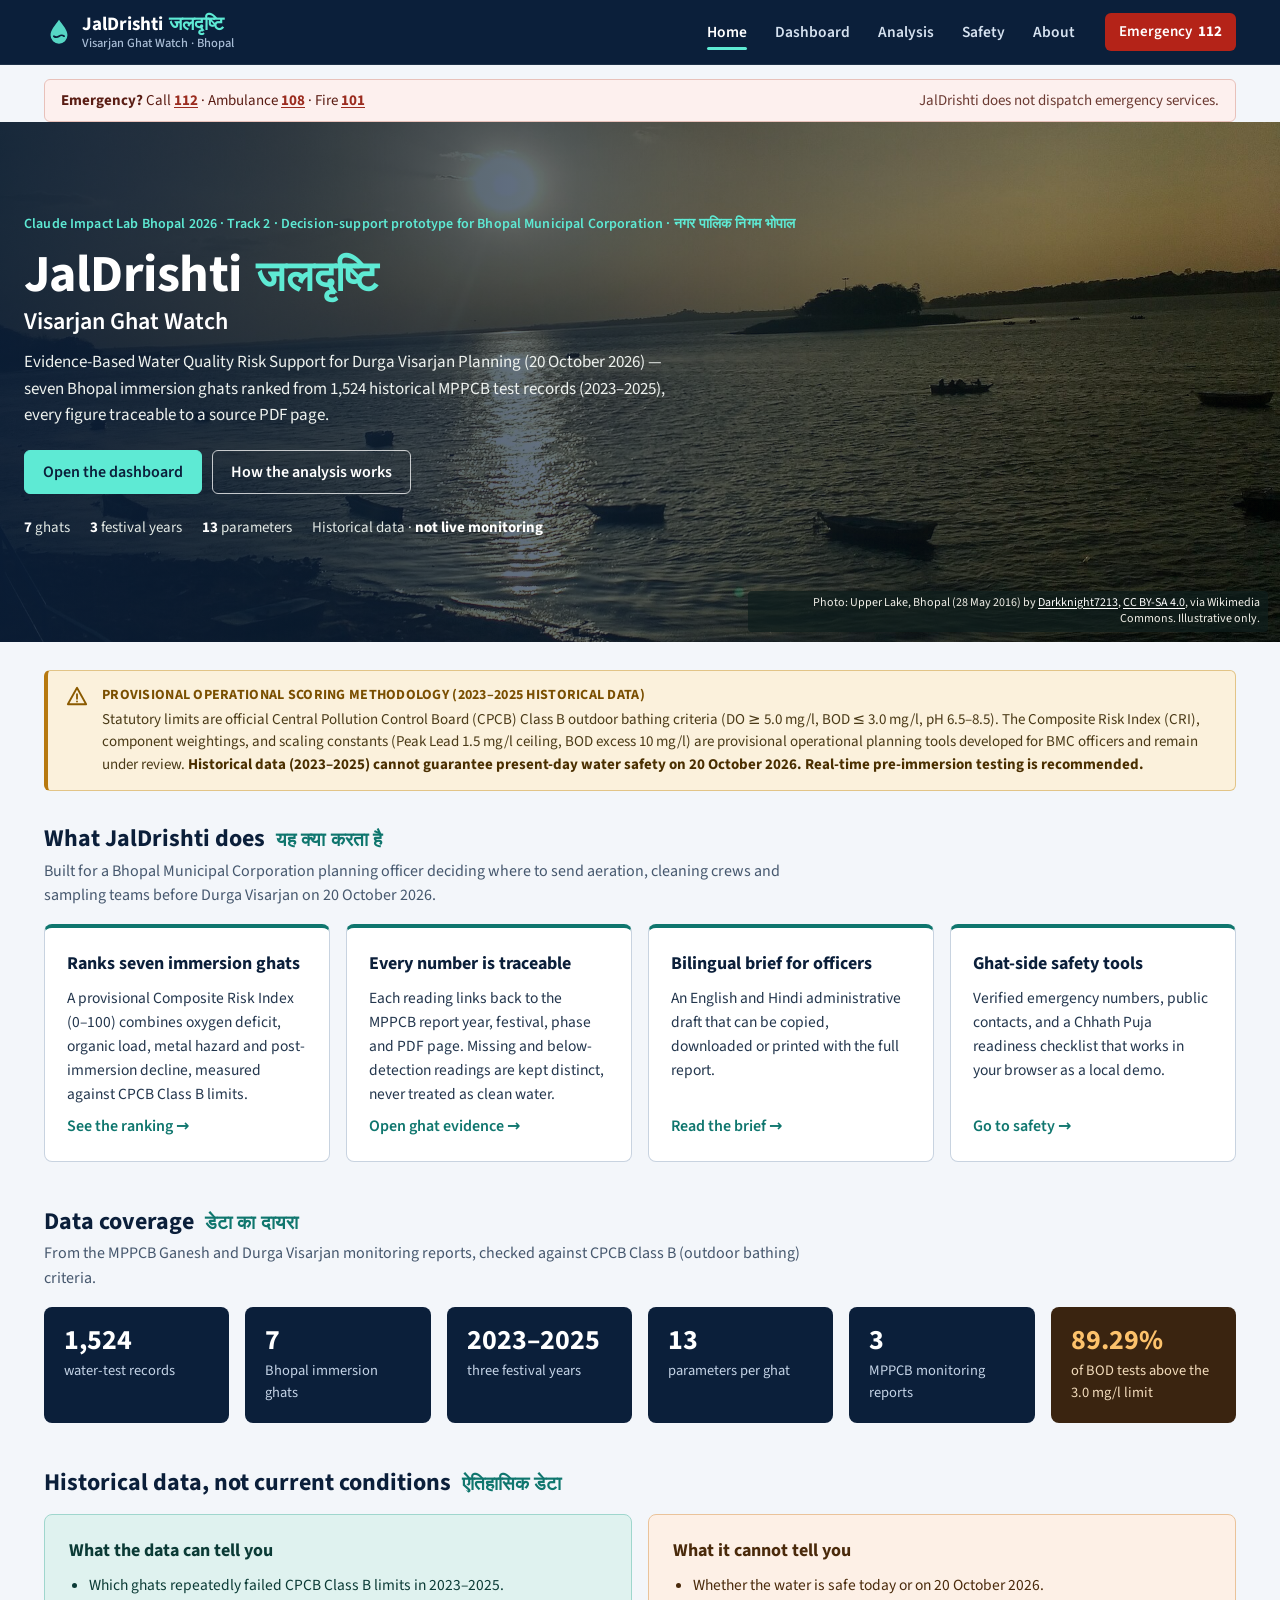
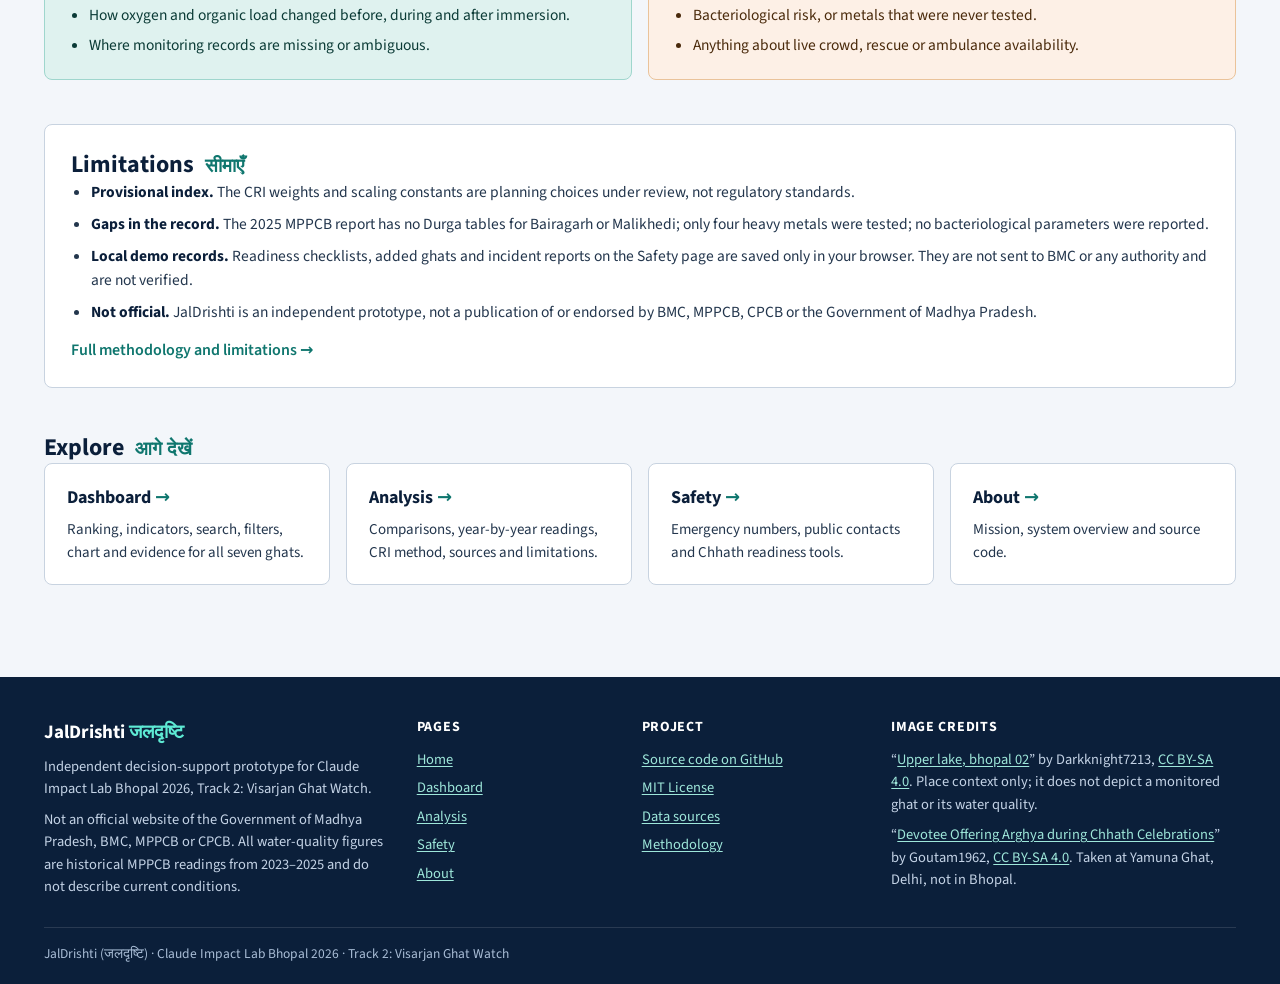
<file: index.html>
<!DOCTYPE html>
<html lang="en">
<head>
  <meta charset="UTF-8">
  <meta http-equiv="refresh" content="0; url=web/index.html">
  <title>Redirecting to JalDrishti: Visarjan Ghat Watch...</title>
  <script>
    window.location.href = "web/index.html";
  </script>
</head>
<body>
  <p>Loading JalDrishti Dashboard. If you are not redirected automatically, <a href="web/index.html">click here</a>.</p>
</body>
</html>
</file>
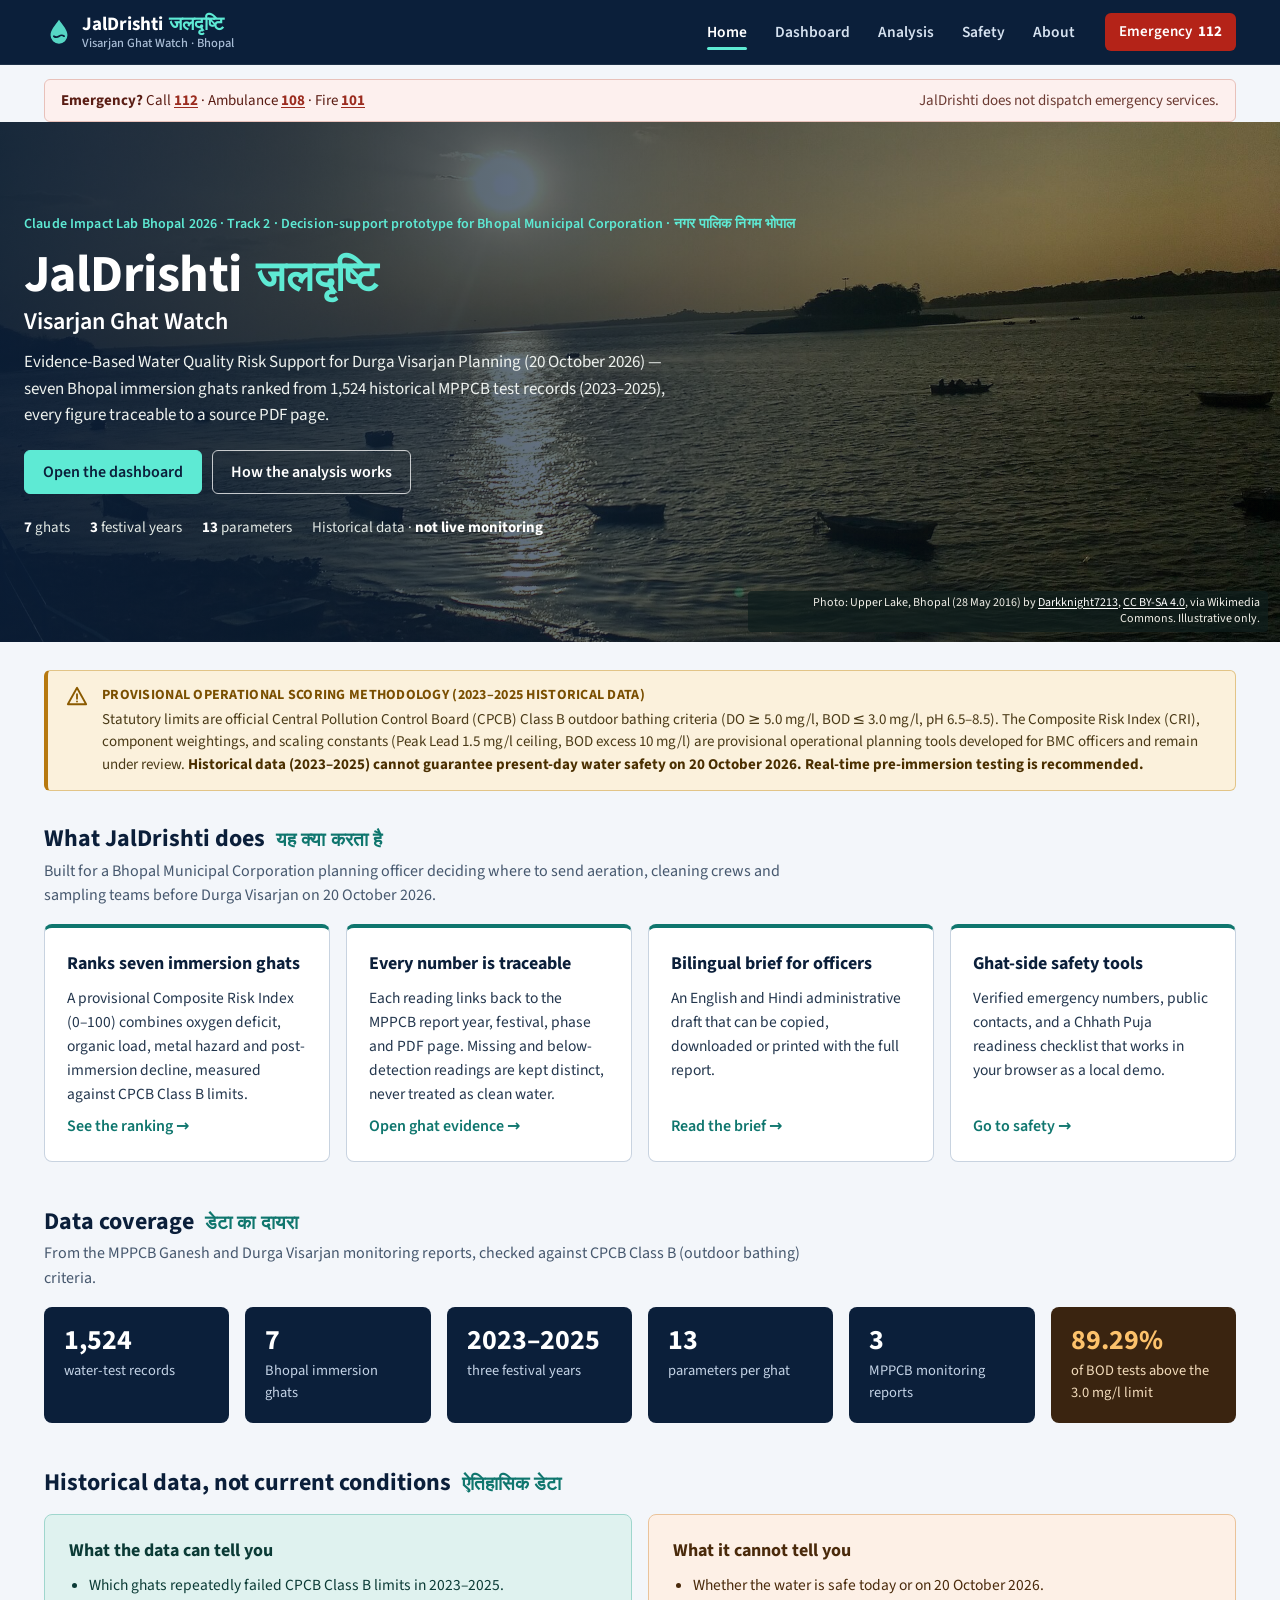
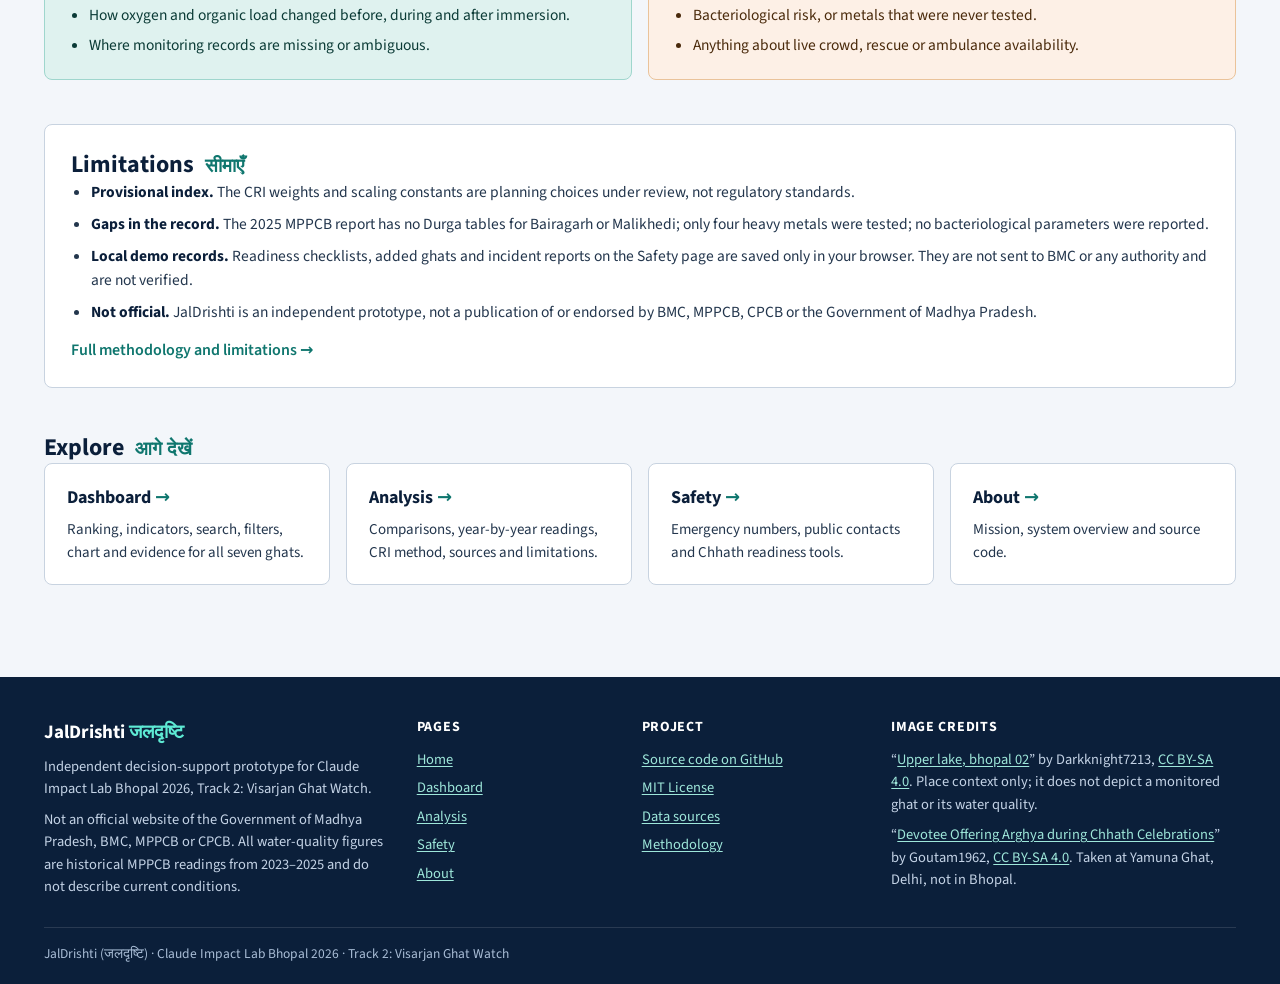
<file: docs/index.html>
<!DOCTYPE html>
<html lang="en">
<head>
  <meta charset="UTF-8">
  <meta name="viewport" content="width=device-width, initial-scale=1.0">
  <meta name="description" content="JalDrishti (जलदृष्टि): evidence-based water-quality risk ranking of seven Bhopal immersion ghats from 2023–2025 MPPCB monitoring records.">
  <meta name="theme-color" content="#0b1f3a">
  <title>JalDrishti: Bhopal Visarjan Ghat Watch | Evidence-based ghat water-quality support</title>
  <link rel="preload" as="font" type="font/woff2" href="assets/fonts/source-sans-3-latin-wght-normal.woff2" crossorigin>
  <link rel="icon" href="data:image/svg+xml,%3Csvg xmlns='http://www.w3.org/2000/svg' viewBox='0 0 32 32'%3E%3Cpath d='M16 3c-4.6 6.2-9 11.4-9 16.4A9 9 0 0 0 25 19.4C25 14.4 20.6 9.2 16 3z' fill='%230f766e'/%3E%3C/svg%3E">
  <link rel="stylesheet" href="style.css">
</head>
<body>

  <a class="skip-link" href="#main">Skip to main content</a>

  <!-- Site header (shared across pages) -->
  <header class="site-nav" id="siteNav">
    <div class="nav-inner">
      <a class="nav-brand" href="index.html" aria-label="JalDrishti home">
        <svg class="nav-logo" viewBox="0 0 32 32" aria-hidden="true" focusable="false">
          <path d="M16 3c-4.6 6.2-9 11.4-9 16.4A9 9 0 0 0 25 19.4C25 14.4 20.6 9.2 16 3z" fill="currentColor" opacity=".9"/>
          <path d="M10.5 20.5c1.8 1.4 3.6 1.4 5.5 0s3.7-1.4 5.5 0" fill="none" stroke="#0b1f3a" stroke-width="1.8" stroke-linecap="round"/>
        </svg>
        <span class="nav-brand-text"><span class="nav-brand-name">JalDrishti <span class="nav-brand-hi" lang="hi">जलदृष्टि</span></span><span class="nav-brand-tag">Visarjan Ghat Watch · Bhopal</span></span>
      </a>

      <button class="nav-toggle" id="navToggle" type="button" aria-expanded="false" aria-controls="navMenu" aria-label="Open navigation menu">
        <span class="nav-toggle-bar"></span>
        <span class="nav-toggle-bar"></span>
        <span class="nav-toggle-bar"></span>
      </button>

      <nav class="nav-menu" id="navMenu" aria-label="Primary">
        <ul class="nav-links">
          <li><a href="index.html" class="is-active" aria-current="page">Home</a></li>
          <li><a href="dashboard.html">Dashboard</a></li>
          <li><a href="analysis.html">Analysis</a></li>
          <li><a href="safety.html">Safety</a></li>
          <li><a href="about.html">About</a></li>
        </ul>
        <a class="nav-emergency" href="tel:112" aria-label="Call 112, emergency response">Emergency <strong>112</strong></a>
      </nav>
    </div>
  </header>

  <div class="emergency-strip" role="note">
    <span><strong>Emergency?</strong> Call <a href="tel:112">112</a> · Ambulance <a href="tel:108">108</a> · Fire <a href="tel:101">101</a></span>
    <span class="emergency-strip-note">JalDrishti does not dispatch emergency services.</span>
  </div>

  <main id="main" tabindex="-1">
  <!-- Hero -->
  <section class="hero" id="top" aria-labelledby="heroTitle">
    <figure class="hero-media" id="heroMedia">
      <img class="hero-img" src="assets/upper-lake-bhopal.jpg" width="1920" height="1080"
           alt="Sunset over Bhopal's Upper Lake (Bada Talaab): small boats on calm water with a wooded island and the far shoreline in silhouette."
           decoding="async" fetchpriority="high"
           onerror="this.closest('.hero-media').classList.add('is-fallback'); this.remove();">
      <figcaption class="hero-credit">
        Photo: Upper Lake, Bhopal (28 May 2016) by
        <a href="https://commons.wikimedia.org/wiki/File:Upper_lake,_bhopal_02.jpg" target="_blank" rel="noopener">Darkknight7213</a>,
        <a href="https://creativecommons.org/licenses/by-sa/4.0/" target="_blank" rel="noopener license">CC BY-SA 4.0</a>, via Wikimedia Commons. Illustrative only.
      </figcaption>
    </figure>

    <div class="hero-content">
      <p class="hero-eyebrow">Claude Impact Lab Bhopal 2026 · Track 2 · Decision-support prototype for Bhopal Municipal Corporation · <span lang="hi">नगर पालिक निगम भोपाल</span></p>
      <h1 id="heroTitle" class="hero-title">
        <span class="hero-title-en">JalDrishti</span>
        <span class="hero-title-hi" lang="hi">जलदृष्टि</span>
        <span class="hero-title-sub">Visarjan Ghat Watch</span>
      </h1>
      <p class="hero-lede">
        Evidence-Based Water Quality Risk Support for Durga Visarjan Planning (20 October 2026) —
        seven Bhopal immersion ghats ranked from 1,524 historical MPPCB test records (2023–2025), every figure traceable to a source PDF page.
      </p>
      <div class="hero-cta">
        <a class="btn btn-teal btn-lg" href="dashboard.html">Open the dashboard</a>
        <a class="btn btn-ghost btn-lg" href="analysis.html">How the analysis works</a>
      </div>
      <ul class="hero-facts" aria-label="Scope">
        <li><strong>7</strong> ghats</li>
        <li><strong>3</strong> festival years</li>
        <li><strong>13</strong> parameters</li>
        <li>Historical data · <strong>not live monitoring</strong></li>
      </ul>
    </div>
  </section>

  <!-- Provisional Methodology Banner -->
  <div class="banner-provisional" role="note">
    <div class="banner-icon" aria-hidden="true">
      <svg viewBox="0 0 24 24"><path d="M12 3 2 21h20z M12 10v5 M12 18h.01"/></svg>
    </div>
    <div class="banner-text">
      <strong>PROVISIONAL OPERATIONAL SCORING METHODOLOGY (2023–2025 HISTORICAL DATA)</strong>
      <p>
        Statutory limits are official Central Pollution Control Board (CPCB) Class B outdoor bathing criteria (DO &ge; 5.0 mg/l, BOD &le; 3.0 mg/l, pH 6.5–8.5).
        The Composite Risk Index (CRI), component weightings, and scaling constants (Peak Lead 1.5 mg/l ceiling, BOD excess 10 mg/l) are provisional operational planning tools developed for BMC officers and remain under review.
        <strong class="banner-emph">Historical data (2023–2025) cannot guarantee present-day water safety on 20 October 2026. Real-time pre-immersion testing is recommended.</strong>
      </p>
    </div>
  </div>

    <div class="main-container">

      <!-- Key benefits -->
      <section class="section" aria-labelledby="benefitsTitle">
        <div class="section-head">
          <h2 class="section-title" id="benefitsTitle">What JalDrishti does <span class="section-title-hi" lang="hi">यह क्या करता है</span></h2>
          <p class="section-sub">Built for a Bhopal Municipal Corporation planning officer deciding where to send aeration, cleaning crews and sampling teams before Durga Visarjan on 20 October 2026.</p>
        </div>
        <ul class="benefit-grid">
          <li class="benefit-card reveal">
            <h3>Ranks seven immersion ghats</h3>
            <p>A provisional Composite Risk Index (0–100) combines oxygen deficit, organic load, metal hazard and post-immersion decline, measured against CPCB Class B limits.</p>
            <a class="text-link" href="dashboard.html">See the ranking</a>
          </li>
          <li class="benefit-card reveal">
            <h3>Every number is traceable</h3>
            <p>Each reading links back to the MPPCB report year, festival, phase and PDF page. Missing and below-detection readings are kept distinct, never treated as clean water.</p>
            <a class="text-link" href="dashboard.html#ranking">Open ghat evidence</a>
          </li>
          <li class="benefit-card reveal">
            <h3>Bilingual brief for officers</h3>
            <p>An English and Hindi administrative draft that can be copied, downloaded or printed with the full report.</p>
            <a class="text-link" href="dashboard.html">Read the brief</a>
          </li>
          <li class="benefit-card reveal">
            <h3>Ghat-side safety tools</h3>
            <p>Verified emergency numbers, public contacts, and a Chhath Puja readiness checklist that works in your browser as a local demo.</p>
            <a class="text-link" href="safety.html">Go to safety</a>
          </li>
        </ul>
      </section>

      <!-- Data coverage -->
      <section class="section" aria-labelledby="coverageTitle">
        <div class="section-head">
          <h2 class="section-title" id="coverageTitle">Data coverage <span class="section-title-hi" lang="hi">डेटा का दायरा</span></h2>
          <p class="section-sub">From the MPPCB Ganesh and Durga Visarjan monitoring reports, checked against CPCB Class B (outdoor bathing) criteria.</p>
        </div>
        <ul class="stat-grid">
          <li class="stat-tile"><span class="stat-value">1,524</span><span class="stat-label">water-test records</span></li>
          <li class="stat-tile"><span class="stat-value">7</span><span class="stat-label">Bhopal immersion ghats</span></li>
          <li class="stat-tile"><span class="stat-value">2023–2025</span><span class="stat-label">three festival years</span></li>
          <li class="stat-tile"><span class="stat-value">13</span><span class="stat-label">parameters per ghat</span></li>
          <li class="stat-tile"><span class="stat-value">3</span><span class="stat-label">MPPCB monitoring reports</span></li>
          <li class="stat-tile stat-tile--alert"><span class="stat-value">89.29%</span><span class="stat-label">of BOD tests above the 3.0 mg/l limit</span></li>
        </ul>
      </section>

      <!-- Historical vs current -->
      <section class="section" aria-labelledby="historicalTitle">
        <div class="section-head">
          <h2 class="section-title" id="historicalTitle">Historical data, not current conditions <span class="section-title-hi" lang="hi">ऐतिहासिक डेटा</span></h2>
        </div>
        <div class="compare-grid">
          <div class="compare-card compare-card--can">
            <h3>What the data can tell you</h3>
            <ul>
              <li>Which ghats repeatedly failed CPCB Class B limits in 2023–2025.</li>
              <li>How oxygen and organic load changed before, during and after immersion.</li>
              <li>Where monitoring records are missing or ambiguous.</li>
            </ul>
          </div>
          <div class="compare-card compare-card--cannot">
            <h3>What it cannot tell you</h3>
            <ul>
              <li>Whether the water is safe today or on 20 October 2026.</li>
              <li>Bacteriological risk, or metals that were never tested.</li>
              <li>Anything about live crowd, rescue or ambulance availability.</li>
            </ul>
          </div>
        </div>
      </section>

      <!-- Limitations -->
      <section class="section panel" aria-labelledby="limitsTitle">
        <h2 class="section-title" id="limitsTitle">Limitations <span class="section-title-hi" lang="hi">सीमाएँ</span></h2>
        <ul class="limit-list">
          <li><strong>Provisional index.</strong> The CRI weights and scaling constants are planning choices under review, not regulatory standards.</li>
          <li><strong>Gaps in the record.</strong> The 2025 MPPCB report has no Durga tables for Bairagarh or Malikhedi; only four heavy metals were tested; no bacteriological parameters were reported.</li>
          <li><strong>Local demo records.</strong> Readiness checklists, added ghats and incident reports on the Safety page are saved only in your browser. They are not sent to BMC or any authority and are not verified.</li>
          <li><strong>Not official.</strong> JalDrishti is an independent prototype, not a publication of or endorsed by BMC, MPPCB, CPCB or the Government of Madhya Pradesh.</li>
        </ul>
        <p class="more-link"><a class="text-link" href="analysis.html#limitations">Full methodology and limitations</a></p>
      </section>

      <!-- Explore -->
      <section class="section" aria-labelledby="exploreTitle">
        <h2 class="section-title" id="exploreTitle">Explore <span class="section-title-hi" lang="hi">आगे देखें</span></h2>
        <ul class="explore-grid">
          <li><a class="explore-card" href="dashboard.html"><span class="explore-title">Dashboard</span><span class="explore-desc">Ranking, indicators, search, filters, chart and evidence for all seven ghats.</span></a></li>
          <li><a class="explore-card" href="analysis.html"><span class="explore-title">Analysis</span><span class="explore-desc">Comparisons, year-by-year readings, CRI method, sources and limitations.</span></a></li>
          <li><a class="explore-card" href="safety.html"><span class="explore-title">Safety</span><span class="explore-desc">Emergency numbers, public contacts and Chhath readiness tools.</span></a></li>
          <li><a class="explore-card" href="about.html"><span class="explore-title">About</span><span class="explore-desc">Mission, system overview and source code.</span></a></li>
        </ul>
      </section>
    </div>
  </main>

  <!-- Site footer (shared across pages) -->
  <footer class="site-footer">
    <div class="footer-inner">
      <div class="footer-col footer-about">
        <p class="footer-brand">JalDrishti <span lang="hi">जलदृष्टि</span></p>
        <p>Independent decision-support prototype for Claude Impact Lab Bhopal 2026, Track 2: Visarjan Ghat Watch.</p>
        <p>Not an official website of the Government of Madhya Pradesh, BMC, MPPCB or CPCB. All water-quality figures are historical MPPCB readings from 2023–2025 and do not describe current conditions.</p>
      </div>
      <nav class="footer-col" aria-label="Footer">
        <h2 class="footer-heading">Pages</h2>
        <ul class="footer-list">
            <li><a href="index.html">Home</a></li>
            <li><a href="dashboard.html">Dashboard</a></li>
            <li><a href="analysis.html">Analysis</a></li>
            <li><a href="safety.html">Safety</a></li>
            <li><a href="about.html">About</a></li>
        </ul>
      </nav>
      <div class="footer-col">
        <h2 class="footer-heading">Project</h2>
        <ul class="footer-list">
          <li><a href="https://github.com/adityasoni-0555/jaldrishti-bhopal-2026" target="_blank" rel="noopener">Source code on GitHub</a></li>
          <li><a href="https://github.com/adityasoni-0555/jaldrishti-bhopal-2026/blob/main/LICENSE" target="_blank" rel="noopener">MIT License</a></li>
          <li><a href="analysis.html#sources">Data sources</a></li>
          <li><a href="analysis.html#methodology">Methodology</a></li>
        </ul>
      </div>
      <div class="footer-col footer-credits">
        <h2 class="footer-heading">Image credits</h2>
        <p>“<a href="https://commons.wikimedia.org/wiki/File:Upper_lake,_bhopal_02.jpg" target="_blank" rel="noopener">Upper lake, bhopal 02</a>” by Darkknight7213, <a href="https://creativecommons.org/licenses/by-sa/4.0/" target="_blank" rel="noopener license">CC BY-SA 4.0</a>. Place context only; it does not depict a monitored ghat or its water quality.</p>
        <p>“<a href="https://commons.wikimedia.org/wiki/File:Devotee_Offering_Arghya_during_Chhath_Celebrations.jpg" target="_blank" rel="noopener">Devotee Offering Arghya during Chhath Celebrations</a>” by Goutam1962, <a href="https://creativecommons.org/licenses/by-sa/4.0/" target="_blank" rel="noopener license">CC BY-SA 4.0</a>. Taken at Yamuna Ghat, Delhi, not in Bhopal.</p>
      </div>
    </div>
    <p class="footer-base">JalDrishti (<span lang="hi">जलदृष्टि</span>) · Claude Impact Lab Bhopal 2026 · Track 2: Visarjan Ghat Watch</p>
  </footer>

  <script src="site.js"></script>
</body>
</html>
</file>
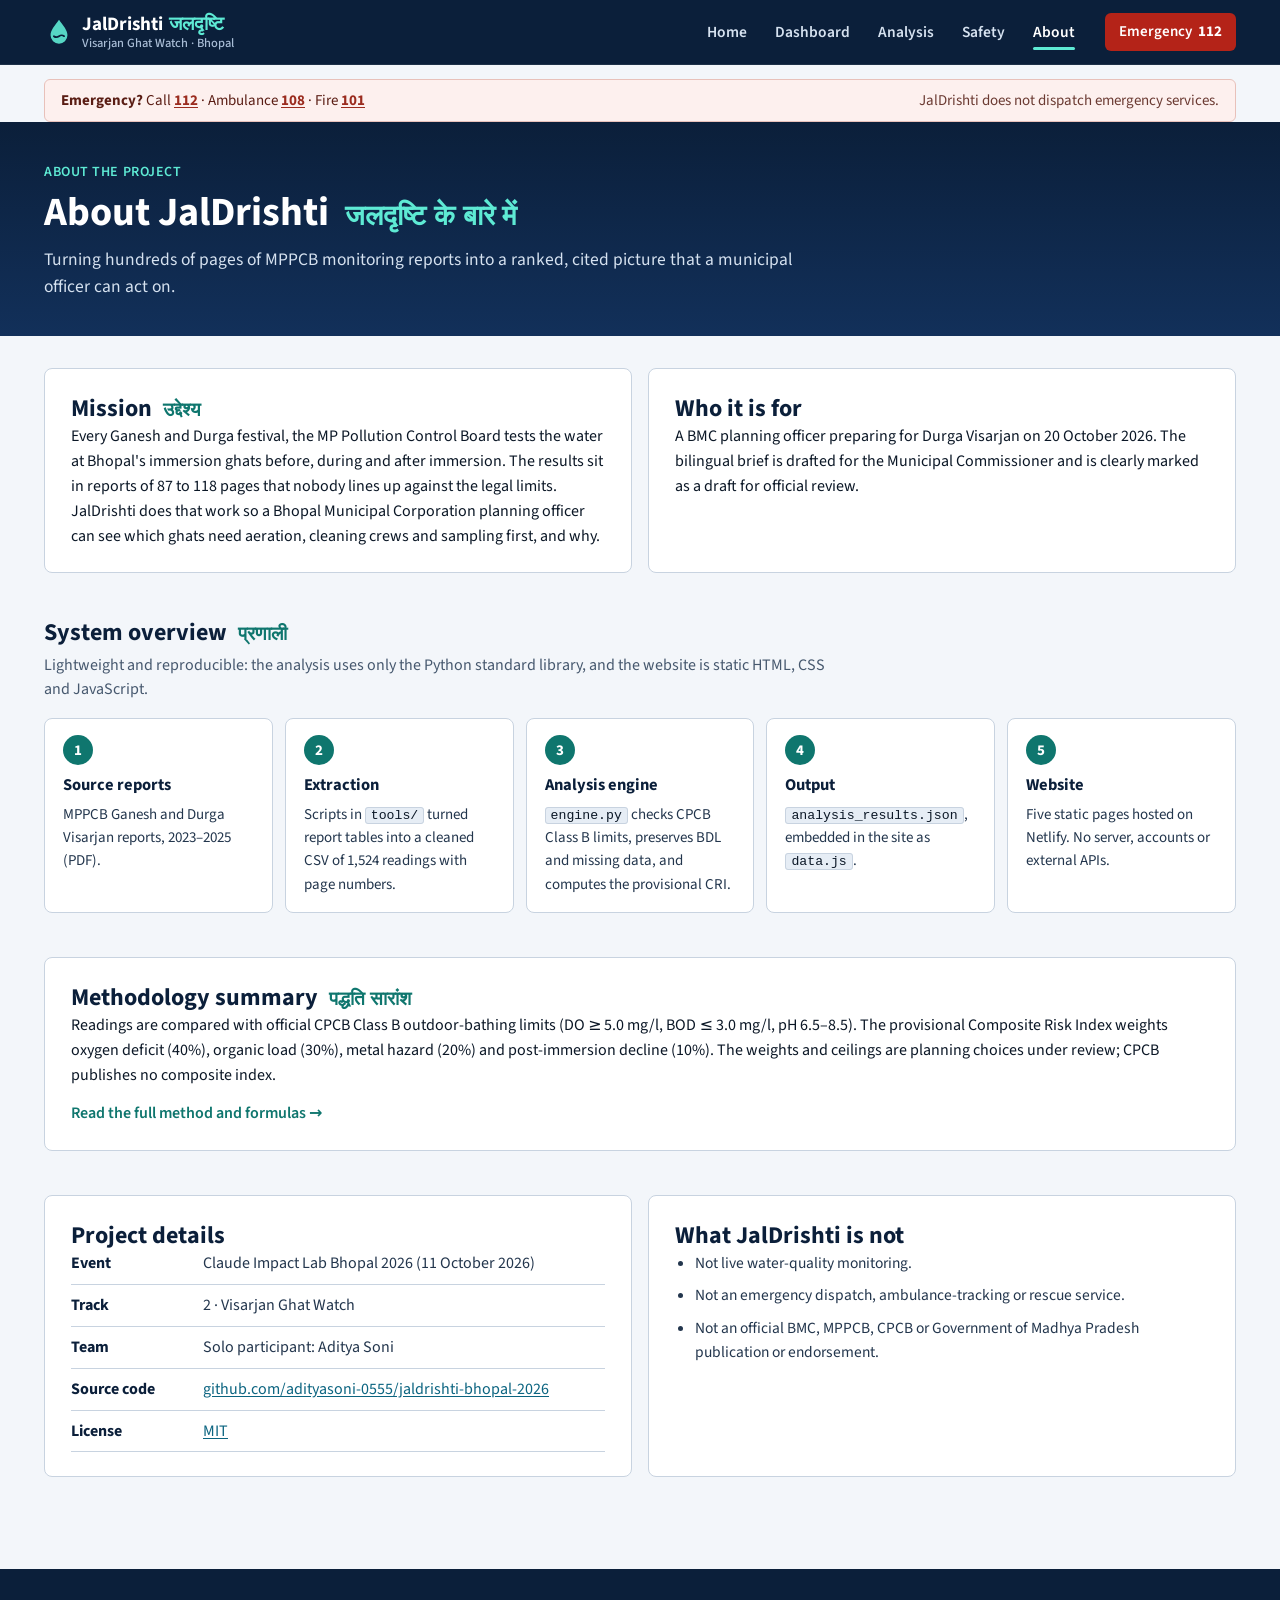
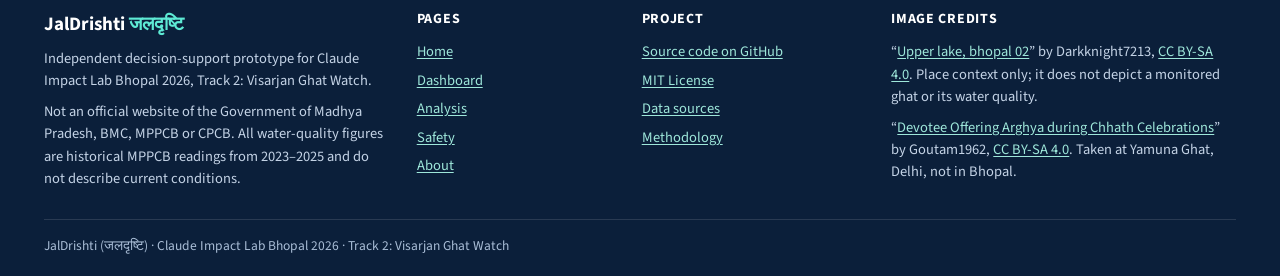
<file: docs/about.html>
<!DOCTYPE html>
<html lang="en">
<head>
  <meta charset="UTF-8">
  <meta name="viewport" content="width=device-width, initial-scale=1.0">
  <meta name="description" content="Mission, system overview and methodology summary for JalDrishti, a Claude Impact Lab Bhopal 2026 Track 2 project.">
  <meta name="theme-color" content="#0b1f3a">
  <title>About | JalDrishti: Bhopal Visarjan Ghat Watch</title>
  <link rel="preload" as="font" type="font/woff2" href="assets/fonts/source-sans-3-latin-wght-normal.woff2" crossorigin>
  <link rel="icon" href="data:image/svg+xml,%3Csvg xmlns='http://www.w3.org/2000/svg' viewBox='0 0 32 32'%3E%3Cpath d='M16 3c-4.6 6.2-9 11.4-9 16.4A9 9 0 0 0 25 19.4C25 14.4 20.6 9.2 16 3z' fill='%230f766e'/%3E%3C/svg%3E">
  <link rel="stylesheet" href="style.css">
</head>
<body>

  <a class="skip-link" href="#main">Skip to main content</a>

  <!-- Site header (shared across pages) -->
  <header class="site-nav" id="siteNav">
    <div class="nav-inner">
      <a class="nav-brand" href="index.html" aria-label="JalDrishti home">
        <svg class="nav-logo" viewBox="0 0 32 32" aria-hidden="true" focusable="false">
          <path d="M16 3c-4.6 6.2-9 11.4-9 16.4A9 9 0 0 0 25 19.4C25 14.4 20.6 9.2 16 3z" fill="currentColor" opacity=".9"/>
          <path d="M10.5 20.5c1.8 1.4 3.6 1.4 5.5 0s3.7-1.4 5.5 0" fill="none" stroke="#0b1f3a" stroke-width="1.8" stroke-linecap="round"/>
        </svg>
        <span class="nav-brand-text"><span class="nav-brand-name">JalDrishti <span class="nav-brand-hi" lang="hi">जलदृष्टि</span></span><span class="nav-brand-tag">Visarjan Ghat Watch · Bhopal</span></span>
      </a>

      <button class="nav-toggle" id="navToggle" type="button" aria-expanded="false" aria-controls="navMenu" aria-label="Open navigation menu">
        <span class="nav-toggle-bar"></span>
        <span class="nav-toggle-bar"></span>
        <span class="nav-toggle-bar"></span>
      </button>

      <nav class="nav-menu" id="navMenu" aria-label="Primary">
        <ul class="nav-links">
          <li><a href="index.html">Home</a></li>
          <li><a href="dashboard.html">Dashboard</a></li>
          <li><a href="analysis.html">Analysis</a></li>
          <li><a href="safety.html">Safety</a></li>
          <li><a href="about.html" class="is-active" aria-current="page">About</a></li>
        </ul>
        <a class="nav-emergency" href="tel:112" aria-label="Call 112, emergency response">Emergency <strong>112</strong></a>
      </nav>
    </div>
  </header>

  <div class="emergency-strip" role="note">
    <span><strong>Emergency?</strong> Call <a href="tel:112">112</a> · Ambulance <a href="tel:108">108</a> · Fire <a href="tel:101">101</a></span>
    <span class="emergency-strip-note">JalDrishti does not dispatch emergency services.</span>
  </div>

  <main id="main" tabindex="-1">

  <section class="page-hero" aria-labelledby="pageTitle">
    <div class="page-hero-inner">
      <p class="page-kicker">About the project</p>
      <h1 class="page-title" id="pageTitle">About JalDrishti <span class="page-title-hi" lang="hi">जलदृष्टि के बारे में</span></h1>
      <p class="page-lede">Turning hundreds of pages of MPPCB monitoring reports into a ranked, cited picture that a municipal officer can act on.</p>
    </div>
  </section>

    <div class="main-container">
      <section class="section about-grid" aria-labelledby="missionTitle">
        <div class="panel">
          <h2 class="section-title" id="missionTitle">Mission <span class="section-title-hi" lang="hi">उद्देश्य</span></h2>
          <p>Every Ganesh and Durga festival, the MP Pollution Control Board tests the water at Bhopal's immersion ghats before, during and after immersion. The results sit in reports of 87 to 118 pages that nobody lines up against the legal limits. JalDrishti does that work so a Bhopal Municipal Corporation planning officer can see which ghats need aeration, cleaning crews and sampling first, and why.</p>
        </div>
        <div class="panel">
          <h2 class="section-title">Who it is for</h2>
          <p>A BMC planning officer preparing for Durga Visarjan on 20 October 2026. The bilingual brief is drafted for the Municipal Commissioner and is clearly marked as a draft for official review.</p>
        </div>
      </section>

      <section class="section" aria-labelledby="systemTitle">
        <div class="section-head">
          <h2 class="section-title" id="systemTitle">System overview <span class="section-title-hi" lang="hi">प्रणाली</span></h2>
          <p class="section-sub">Lightweight and reproducible: the analysis uses only the Python standard library, and the website is static HTML, CSS and JavaScript.</p>
        </div>
        <ol class="pipeline">
          <li><span class="pipeline-step">1</span><strong>Source reports</strong><span>MPPCB Ganesh and Durga Visarjan reports, 2023–2025 (PDF).</span></li>
          <li><span class="pipeline-step">2</span><strong>Extraction</strong><span>Scripts in <code>tools/</code> turned report tables into a cleaned CSV of 1,524 readings with page numbers.</span></li>
          <li><span class="pipeline-step">3</span><strong>Analysis engine</strong><span><code>engine.py</code> checks CPCB Class B limits, preserves BDL and missing data, and computes the provisional CRI.</span></li>
          <li><span class="pipeline-step">4</span><strong>Output</strong><span><code>analysis_results.json</code>, embedded in the site as <code>data.js</code>.</span></li>
          <li><span class="pipeline-step">5</span><strong>Website</strong><span>Five static pages hosted on Netlify. No server, accounts or external APIs.</span></li>
        </ol>
      </section>

      <section class="section panel" aria-labelledby="methodSummaryTitle">
        <h2 class="section-title" id="methodSummaryTitle">Methodology summary <span class="section-title-hi" lang="hi">पद्धति सारांश</span></h2>
        <p>Readings are compared with official CPCB Class B outdoor-bathing limits (DO ≥ 5.0 mg/l, BOD ≤ 3.0 mg/l, pH 6.5–8.5). The provisional Composite Risk Index weights oxygen deficit (40%), organic load (30%), metal hazard (20%) and post-immersion decline (10%). The weights and ceilings are planning choices under review; CPCB publishes no composite index.</p>
        <p class="more-link"><a class="text-link" href="analysis.html#methodology">Read the full method and formulas</a></p>
      </section>

      <section class="section about-grid" aria-labelledby="projectTitle">
        <div class="panel">
          <h2 class="section-title" id="projectTitle">Project details</h2>
          <dl class="detail-list">
            <div><dt>Event</dt><dd>Claude Impact Lab Bhopal 2026 (11 October 2026)</dd></div>
            <div><dt>Track</dt><dd>2 · Visarjan Ghat Watch</dd></div>
            <div><dt>Team</dt><dd>Solo participant: Aditya Soni</dd></div>
            <div><dt>Source code</dt><dd><a href="https://github.com/adityasoni-0555/jaldrishti-bhopal-2026" target="_blank" rel="noopener">github.com/adityasoni-0555/jaldrishti-bhopal-2026</a></dd></div>
            <div><dt>License</dt><dd><a href="https://github.com/adityasoni-0555/jaldrishti-bhopal-2026/blob/main/LICENSE" target="_blank" rel="noopener">MIT</a></dd></div>
          </dl>
        </div>
        <div class="panel">
          <h2 class="section-title">What JalDrishti is not</h2>
          <ul class="limit-list">
            <li>Not live water-quality monitoring.</li>
            <li>Not an emergency dispatch, ambulance-tracking or rescue service.</li>
            <li>Not an official BMC, MPPCB, CPCB or Government of Madhya Pradesh publication or endorsement.</li>
          </ul>
        </div>
      </section>
    </div>
  </main>

  <!-- Site footer (shared across pages) -->
  <footer class="site-footer">
    <div class="footer-inner">
      <div class="footer-col footer-about">
        <p class="footer-brand">JalDrishti <span lang="hi">जलदृष्टि</span></p>
        <p>Independent decision-support prototype for Claude Impact Lab Bhopal 2026, Track 2: Visarjan Ghat Watch.</p>
        <p>Not an official website of the Government of Madhya Pradesh, BMC, MPPCB or CPCB. All water-quality figures are historical MPPCB readings from 2023–2025 and do not describe current conditions.</p>
      </div>
      <nav class="footer-col" aria-label="Footer">
        <h2 class="footer-heading">Pages</h2>
        <ul class="footer-list">
            <li><a href="index.html">Home</a></li>
            <li><a href="dashboard.html">Dashboard</a></li>
            <li><a href="analysis.html">Analysis</a></li>
            <li><a href="safety.html">Safety</a></li>
            <li><a href="about.html">About</a></li>
        </ul>
      </nav>
      <div class="footer-col">
        <h2 class="footer-heading">Project</h2>
        <ul class="footer-list">
          <li><a href="https://github.com/adityasoni-0555/jaldrishti-bhopal-2026" target="_blank" rel="noopener">Source code on GitHub</a></li>
          <li><a href="https://github.com/adityasoni-0555/jaldrishti-bhopal-2026/blob/main/LICENSE" target="_blank" rel="noopener">MIT License</a></li>
          <li><a href="analysis.html#sources">Data sources</a></li>
          <li><a href="analysis.html#methodology">Methodology</a></li>
        </ul>
      </div>
      <div class="footer-col footer-credits">
        <h2 class="footer-heading">Image credits</h2>
        <p>“<a href="https://commons.wikimedia.org/wiki/File:Upper_lake,_bhopal_02.jpg" target="_blank" rel="noopener">Upper lake, bhopal 02</a>” by Darkknight7213, <a href="https://creativecommons.org/licenses/by-sa/4.0/" target="_blank" rel="noopener license">CC BY-SA 4.0</a>. Place context only; it does not depict a monitored ghat or its water quality.</p>
        <p>“<a href="https://commons.wikimedia.org/wiki/File:Devotee_Offering_Arghya_during_Chhath_Celebrations.jpg" target="_blank" rel="noopener">Devotee Offering Arghya during Chhath Celebrations</a>” by Goutam1962, <a href="https://creativecommons.org/licenses/by-sa/4.0/" target="_blank" rel="noopener license">CC BY-SA 4.0</a>. Taken at Yamuna Ghat, Delhi, not in Bhopal.</p>
      </div>
    </div>
    <p class="footer-base">JalDrishti (<span lang="hi">जलदृष्टि</span>) · Claude Impact Lab Bhopal 2026 · Track 2: Visarjan Ghat Watch</p>
  </footer>

  <script src="site.js"></script>
</body>
</html>
</file>
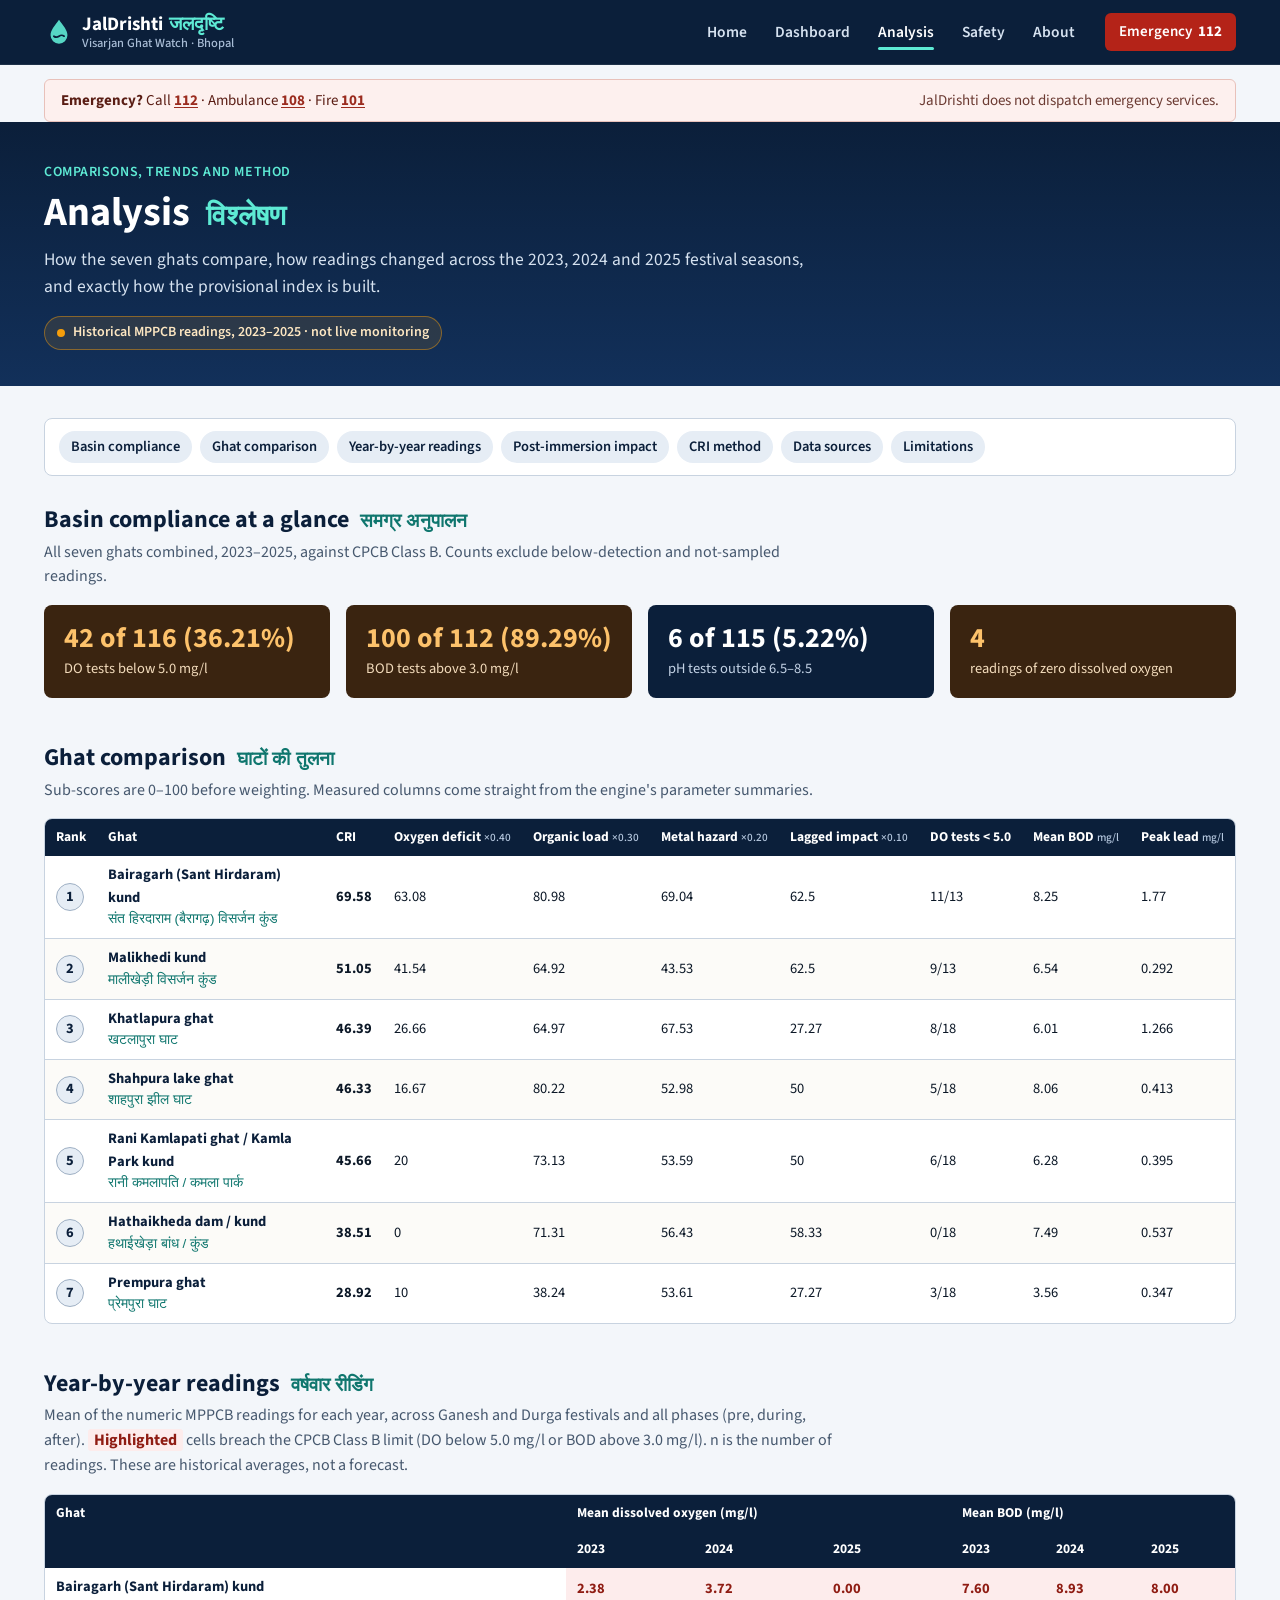
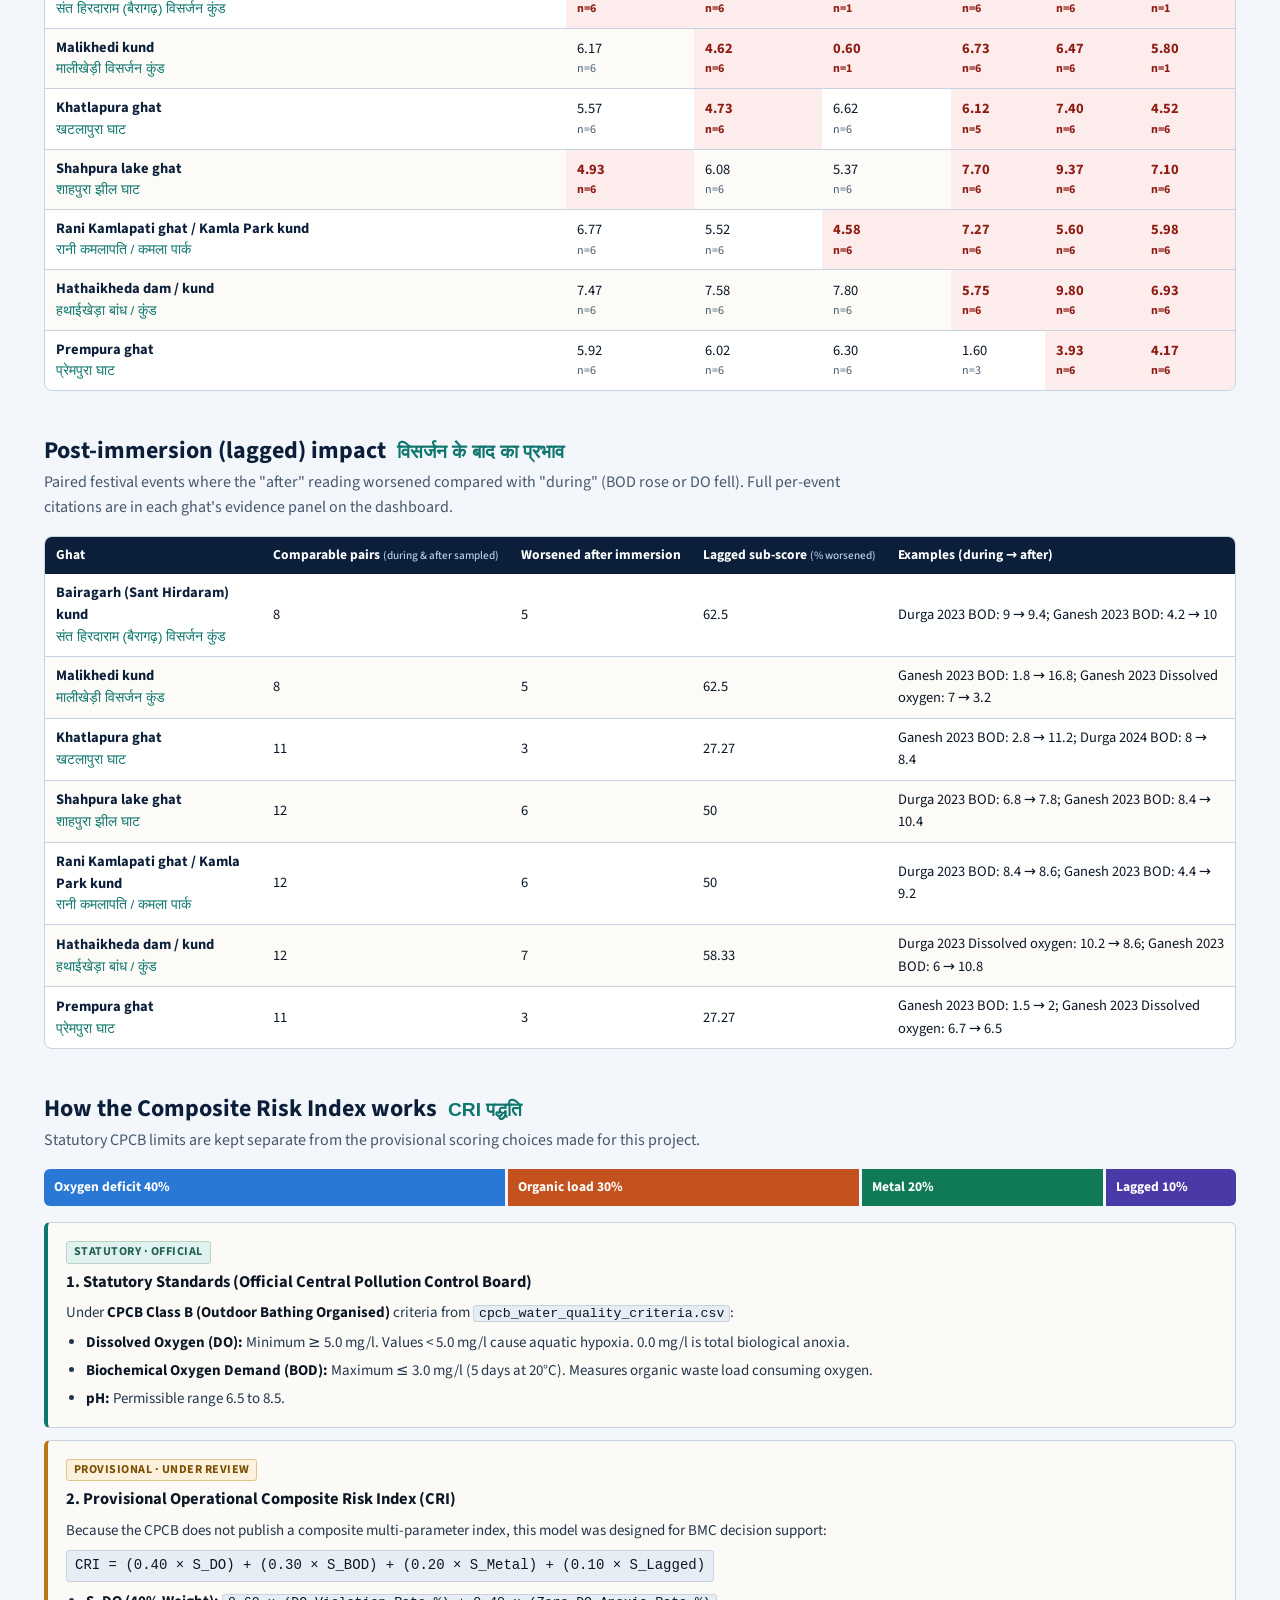
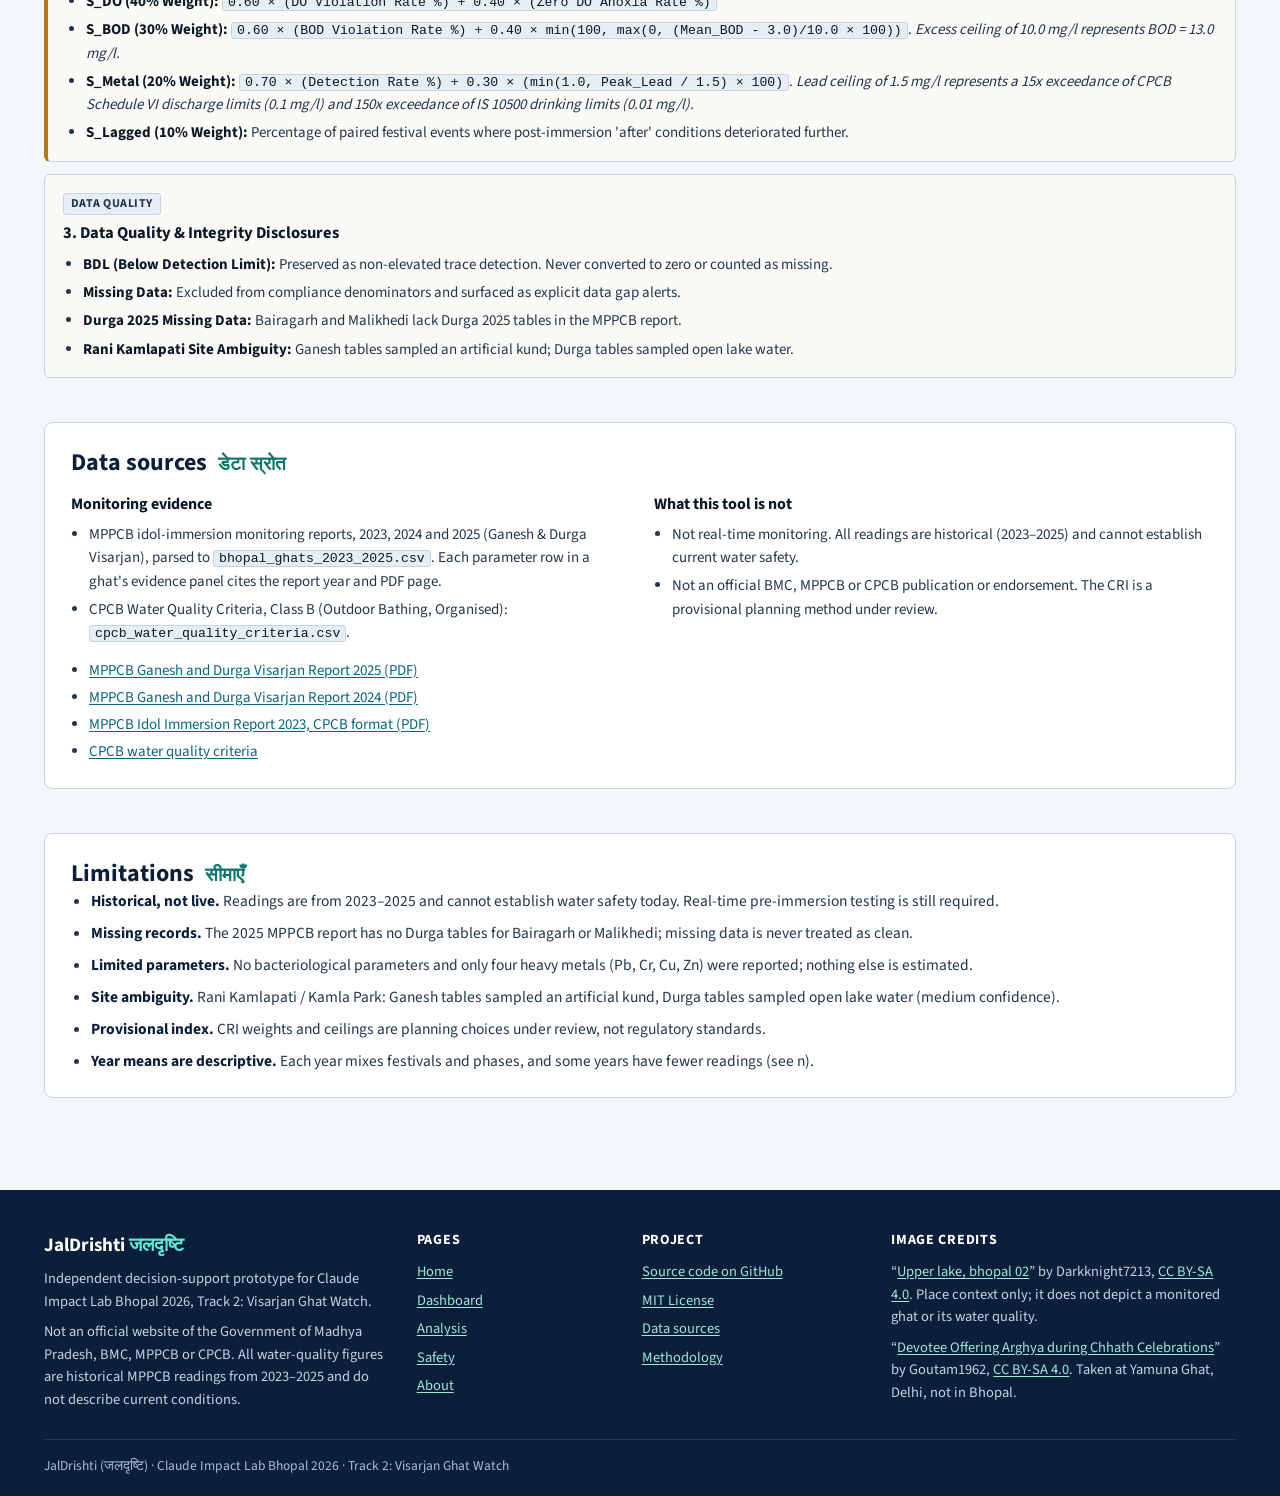
<file: docs/analysis.html>
<!DOCTYPE html>
<html lang="en">
<head>
  <meta charset="UTF-8">
  <meta name="viewport" content="width=device-width, initial-scale=1.0">
  <meta name="description" content="Comparisons, year-by-year readings, Composite Risk Index method, data sources and limitations for JalDrishti.">
  <meta name="theme-color" content="#0b1f3a">
  <title>Analysis | JalDrishti: Bhopal Visarjan Ghat Watch</title>
  <link rel="preload" as="font" type="font/woff2" href="assets/fonts/source-sans-3-latin-wght-normal.woff2" crossorigin>
  <link rel="icon" href="data:image/svg+xml,%3Csvg xmlns='http://www.w3.org/2000/svg' viewBox='0 0 32 32'%3E%3Cpath d='M16 3c-4.6 6.2-9 11.4-9 16.4A9 9 0 0 0 25 19.4C25 14.4 20.6 9.2 16 3z' fill='%230f766e'/%3E%3C/svg%3E">
  <link rel="stylesheet" href="style.css">
</head>
<body>

  <a class="skip-link" href="#main">Skip to main content</a>

  <!-- Site header (shared across pages) -->
  <header class="site-nav" id="siteNav">
    <div class="nav-inner">
      <a class="nav-brand" href="index.html" aria-label="JalDrishti home">
        <svg class="nav-logo" viewBox="0 0 32 32" aria-hidden="true" focusable="false">
          <path d="M16 3c-4.6 6.2-9 11.4-9 16.4A9 9 0 0 0 25 19.4C25 14.4 20.6 9.2 16 3z" fill="currentColor" opacity=".9"/>
          <path d="M10.5 20.5c1.8 1.4 3.6 1.4 5.5 0s3.7-1.4 5.5 0" fill="none" stroke="#0b1f3a" stroke-width="1.8" stroke-linecap="round"/>
        </svg>
        <span class="nav-brand-text"><span class="nav-brand-name">JalDrishti <span class="nav-brand-hi" lang="hi">जलदृष्टि</span></span><span class="nav-brand-tag">Visarjan Ghat Watch · Bhopal</span></span>
      </a>

      <button class="nav-toggle" id="navToggle" type="button" aria-expanded="false" aria-controls="navMenu" aria-label="Open navigation menu">
        <span class="nav-toggle-bar"></span>
        <span class="nav-toggle-bar"></span>
        <span class="nav-toggle-bar"></span>
      </button>

      <nav class="nav-menu" id="navMenu" aria-label="Primary">
        <ul class="nav-links">
          <li><a href="index.html">Home</a></li>
          <li><a href="dashboard.html">Dashboard</a></li>
          <li><a href="analysis.html" class="is-active" aria-current="page">Analysis</a></li>
          <li><a href="safety.html">Safety</a></li>
          <li><a href="about.html">About</a></li>
        </ul>
        <a class="nav-emergency" href="tel:112" aria-label="Call 112, emergency response">Emergency <strong>112</strong></a>
      </nav>
    </div>
  </header>

  <div class="emergency-strip" role="note">
    <span><strong>Emergency?</strong> Call <a href="tel:112">112</a> · Ambulance <a href="tel:108">108</a> · Fire <a href="tel:101">101</a></span>
    <span class="emergency-strip-note">JalDrishti does not dispatch emergency services.</span>
  </div>

  <main id="main" tabindex="-1">

  <section class="page-hero" aria-labelledby="pageTitle">
    <div class="page-hero-inner">
      <p class="page-kicker">Comparisons, trends and method</p>
      <h1 class="page-title" id="pageTitle">Analysis <span class="page-title-hi" lang="hi">विश्लेषण</span></h1>
      <p class="page-lede">How the seven ghats compare, how readings changed across the 2023, 2024 and 2025 festival seasons, and exactly how the provisional index is built.</p>
      <p class="data-badge"><span class="data-badge-dot" aria-hidden="true"></span>Historical MPPCB readings, 2023–2025 · not live monitoring</p>
    </div>
  </section>

    <div class="main-container">
      <div class="error-state" id="analysisError" role="alert" hidden>The embedded analysis data (data.js) could not be loaded.</div>

      <nav class="page-toc" aria-label="On this page">
        <a href="#basin">Basin compliance</a>
        <a href="#comparison">Ghat comparison</a>
        <a href="#trends">Year-by-year readings</a>
        <a href="#lagged">Post-immersion impact</a>
        <a href="#methodology">CRI method</a>
        <a href="#sources">Data sources</a>
        <a href="#limitations">Limitations</a>
      </nav>

      <section class="section" id="basin" aria-labelledby="basinTitle">
        <div class="section-head">
          <h2 class="section-title" id="basinTitle">Basin compliance at a glance <span class="section-title-hi" lang="hi">समग्र अनुपालन</span></h2>
          <p class="section-sub">All seven ghats combined, 2023–2025, against CPCB Class B. Counts exclude below-detection and not-sampled readings.</p>
        </div>
        <ul class="stat-grid">
          <li class="stat-tile stat-tile--alert"><span class="stat-value" id="anDo">—</span><span class="stat-label">DO tests below 5.0 mg/l</span></li>
          <li class="stat-tile stat-tile--alert"><span class="stat-value" id="anBod">—</span><span class="stat-label">BOD tests above 3.0 mg/l</span></li>
          <li class="stat-tile"><span class="stat-value" id="anPh">—</span><span class="stat-label">pH tests outside 6.5–8.5</span></li>
          <li class="stat-tile stat-tile--alert"><span class="stat-value" id="anZero">—</span><span class="stat-label">readings of zero dissolved oxygen</span></li>
        </ul>
      </section>

      <section class="section" id="comparison" aria-labelledby="comparisonTitle">
        <div class="section-head">
          <h2 class="section-title" id="comparisonTitle">Ghat comparison <span class="section-title-hi" lang="hi">घाटों की तुलना</span></h2>
          <p class="section-sub">Sub-scores are 0–100 before weighting. Measured columns come straight from the engine's parameter summaries.</p>
        </div>
        <div class="table-responsive panel-table">
          <table class="data-table">
            <caption class="visually-hidden">Seven ghats compared by CRI, sub-scores and measured indicators</caption>
            <thead>
              <tr>
                <th scope="col">Rank</th><th scope="col">Ghat</th><th scope="col">CRI</th>
                <th scope="col">Oxygen deficit <small>×0.40</small></th><th scope="col">Organic load <small>×0.30</small></th>
                <th scope="col">Metal hazard <small>×0.20</small></th><th scope="col">Lagged impact <small>×0.10</small></th>
                <th scope="col">DO tests &lt; 5.0</th><th scope="col">Mean BOD <small>mg/l</small></th><th scope="col">Peak lead <small>mg/l</small></th>
              </tr>
            </thead>
            <tbody id="comparisonBody"></tbody>
          </table>
        </div>
      </section>

      <section class="section" id="trends" aria-labelledby="trendsTitle">
        <div class="section-head">
          <h2 class="section-title" id="trendsTitle">Year-by-year readings <span class="section-title-hi" lang="hi">वर्षवार रीडिंग</span></h2>
          <p class="section-sub">Mean of the numeric MPPCB readings for each year, across Ganesh and Durga festivals and all phases (pre, during, after). <span class="legend-breach">Highlighted</span> cells breach the CPCB Class B limit (DO below 5.0 mg/l or BOD above 3.0 mg/l). n is the number of readings. These are historical averages, not a forecast.</p>
        </div>
        <div class="table-responsive panel-table">
          <table class="data-table trend-table">
            <caption class="visually-hidden">Mean dissolved oxygen and BOD per ghat for 2023, 2024 and 2025</caption>
            <thead>
              <tr>
                <th scope="col" rowspan="2">Ghat</th>
                <th scope="colgroup" colspan="3">Mean dissolved oxygen (mg/l)</th>
                <th scope="colgroup" colspan="3">Mean BOD (mg/l)</th>
              </tr>
              <tr>
                <th scope="col">2023</th><th scope="col">2024</th><th scope="col">2025</th>
                <th scope="col">2023</th><th scope="col">2024</th><th scope="col">2025</th>
              </tr>
            </thead>
            <tbody id="trendBody"></tbody>
          </table>
        </div>
      </section>

      <section class="section" id="lagged" aria-labelledby="laggedTitle">
        <div class="section-head">
          <h2 class="section-title" id="laggedTitle">Post-immersion (lagged) impact <span class="section-title-hi" lang="hi">विसर्जन के बाद का प्रभाव</span></h2>
          <p class="section-sub">Paired festival events where the "after" reading worsened compared with "during" (BOD rose or DO fell). Full per-event citations are in each ghat's evidence panel on the dashboard.</p>
        </div>
        <div class="table-responsive panel-table">
          <table class="data-table">
            <caption class="visually-hidden">Lagged worsening events per ghat</caption>
            <thead>
              <tr><th scope="col">Ghat</th><th scope="col">Comparable pairs <small>(during &amp; after sampled)</small></th><th scope="col">Worsened after immersion</th><th scope="col">Lagged sub-score <small>(% worsened)</small></th><th scope="col">Examples (during → after)</th></tr>
            </thead>
            <tbody id="laggedBody"></tbody>
          </table>
        </div>
      </section>

      <section class="section" id="methodology" aria-labelledby="methodologyTitle">
        <div class="section-head">
          <h2 class="section-title" id="methodologyTitle">How the Composite Risk Index works <span class="section-title-hi" lang="hi">CRI पद्धति</span></h2>
          <p class="section-sub">Statutory CPCB limits are kept separate from the provisional scoring choices made for this project.</p>
        </div>
        <div class="weights" aria-label="CRI weights">
          <span class="weight weight-do" style="flex-grow:40">Oxygen deficit 40%</span>
          <span class="weight weight-bod" style="flex-grow:30">Organic load 30%</span>
          <span class="weight weight-metal" style="flex-grow:20">Metal 20%</span>
          <span class="weight weight-lagged" style="flex-grow:10">Lagged 10%</span>
        </div>
        <div class="methodology-grid">
        <div class="methodology-card methodology-card--statutory">
          <span class="method-tag method-tag--official">Statutory · official</span>
          <h3>1. Statutory Standards (Official Central Pollution Control Board)</h3>
          <p>Under <strong>CPCB Class B (Outdoor Bathing Organised)</strong> criteria from <code>cpcb_water_quality_criteria.csv</code>:</p>
          <ul>
            <li><strong>Dissolved Oxygen (DO):</strong> Minimum &ge; 5.0 mg/l. Values &lt; 5.0 mg/l cause aquatic hypoxia. 0.0 mg/l is total biological anoxia.</li>
            <li><strong>Biochemical Oxygen Demand (BOD):</strong> Maximum &le; 3.0 mg/l (5 days at 20&deg;C). Measures organic waste load consuming oxygen.</li>
            <li><strong>pH:</strong> Permissible range 6.5 to 8.5.</li>
          </ul>
        </div>

        <div class="methodology-card methodology-card--provisional">
          <span class="method-tag method-tag--provisional">Provisional · under review</span>
          <h3>2. Provisional Operational Composite Risk Index (CRI)</h3>
          <p>Because the CPCB does not publish a composite multi-parameter index, this model was designed for BMC decision support:</p>
          <p class="formula"><code>CRI = (0.40 &times; S_DO) + (0.30 &times; S_BOD) + (0.20 &times; S_Metal) + (0.10 &times; S_Lagged)</code></p>
          <ul>
            <li><strong>S_DO (40% Weight):</strong> <code>0.60 &times; (DO Violation Rate %) + 0.40 &times; (Zero DO Anoxia Rate %)</code></li>
            <li><strong>S_BOD (30% Weight):</strong> <code>0.60 &times; (BOD Violation Rate %) + 0.40 &times; min(100, max(0, (Mean_BOD - 3.0)/10.0 &times; 100))</code>. <em>Excess ceiling of 10.0 mg/l represents BOD = 13.0 mg/l.</em></li>
            <li><strong>S_Metal (20% Weight):</strong> <code>0.70 &times; (Detection Rate %) + 0.30 &times; (min(1.0, Peak_Lead / 1.5) &times; 100)</code>. <em>Lead ceiling of 1.5 mg/l represents a 15x exceedance of CPCB Schedule VI discharge limits (0.1 mg/l) and 150x exceedance of IS 10500 drinking limits (0.01 mg/l).</em></li>
            <li><strong>S_Lagged (10% Weight):</strong> Percentage of paired festival events where post-immersion 'after' conditions deteriorated further.</li>
          </ul>
        </div>

        <div class="methodology-card">
          <span class="method-tag">Data quality</span>
          <h3>3. Data Quality & Integrity Disclosures</h3>
          <ul>
            <li><strong>BDL (Below Detection Limit):</strong> Preserved as non-elevated trace detection. Never converted to zero or counted as missing.</li>
            <li><strong>Missing Data:</strong> Excluded from compliance denominators and surfaced as explicit data gap alerts.</li>
            <li><strong>Durga 2025 Missing Data:</strong> Bairagarh and Malikhedi lack Durga 2025 tables in the MPPCB report.</li>
            <li><strong>Rani Kamlapati Site Ambiguity:</strong> Ganesh tables sampled an artificial kund; Durga tables sampled open lake water.</li>
          </ul>
        </div>
      </div>
      </section>

      <section class="section panel sources" id="sources" aria-labelledby="sourcesTitle">
        <h2 class="section-title" id="sourcesTitle">Data sources <span class="section-title-hi" lang="hi">डेटा स्रोत</span></h2>
      <div class="sources-grid">
        <div>
          <h3>Monitoring evidence</h3>
          <ul>
            <li>MPPCB idol-immersion monitoring reports, 2023, 2024 and 2025 (Ganesh &amp; Durga Visarjan), parsed to <code>bhopal_ghats_2023_2025.csv</code>. Each parameter row in a ghat's evidence panel cites the report year and PDF page.</li>
            <li>CPCB Water Quality Criteria, Class B (Outdoor Bathing, Organised): <code>cpcb_water_quality_criteria.csv</code>.</li>
          </ul>
        </div>
        <div>
          <h3>What this tool is not</h3>
          <ul>
            <li>Not real-time monitoring. All readings are historical (2023–2025) and cannot establish current water safety.</li>
            <li>Not an official BMC, MPPCB or CPCB publication or endorsement. The CRI is a provisional planning method under review.</li>
          </ul>
        </div>
      </div>
        <ul class="source-links">
          <li><a href="https://www.mppcb.mp.gov.in/proc/mon/Ganesh_and_Durga_visarjan_report-2025.pdf" target="_blank" rel="noopener">MPPCB Ganesh and Durga Visarjan Report 2025 (PDF)</a></li>
          <li><a href="https://www.mppcb.mp.gov.in/proc/mon/Ganesh_and_Durga_visarjan_report-2024.pdf" target="_blank" rel="noopener">MPPCB Ganesh and Durga Visarjan Report 2024 (PDF)</a></li>
          <li><a href="https://www.mppcb.mp.gov.in/proc/mon/Idol_immer._Report_23_CPCB.pdf" target="_blank" rel="noopener">MPPCB Idol Immersion Report 2023, CPCB format (PDF)</a></li>
          <li><a href="https://cpcb.gov.in/water-quality-criteria/" target="_blank" rel="noopener">CPCB water quality criteria</a></li>
        </ul>
      </section>

      <section class="section panel" id="limitations" aria-labelledby="limitationsTitle">
        <h2 class="section-title" id="limitationsTitle">Limitations <span class="section-title-hi" lang="hi">सीमाएँ</span></h2>
        <ul class="limit-list">
          <li><strong>Historical, not live.</strong> Readings are from 2023–2025 and cannot establish water safety today. Real-time pre-immersion testing is still required.</li>
          <li><strong>Missing records.</strong> The 2025 MPPCB report has no Durga tables for Bairagarh or Malikhedi; missing data is never treated as clean.</li>
          <li><strong>Limited parameters.</strong> No bacteriological parameters and only four heavy metals (Pb, Cr, Cu, Zn) were reported; nothing else is estimated.</li>
          <li><strong>Site ambiguity.</strong> Rani Kamlapati / Kamla Park: Ganesh tables sampled an artificial kund, Durga tables sampled open lake water (medium confidence).</li>
          <li><strong>Provisional index.</strong> CRI weights and ceilings are planning choices under review, not regulatory standards.</li>
          <li><strong>Year means are descriptive.</strong> Each year mixes festivals and phases, and some years have fewer readings (see n).</li>
        </ul>
      </section>
    </div>
  </main>

  <!-- Site footer (shared across pages) -->
  <footer class="site-footer">
    <div class="footer-inner">
      <div class="footer-col footer-about">
        <p class="footer-brand">JalDrishti <span lang="hi">जलदृष्टि</span></p>
        <p>Independent decision-support prototype for Claude Impact Lab Bhopal 2026, Track 2: Visarjan Ghat Watch.</p>
        <p>Not an official website of the Government of Madhya Pradesh, BMC, MPPCB or CPCB. All water-quality figures are historical MPPCB readings from 2023–2025 and do not describe current conditions.</p>
      </div>
      <nav class="footer-col" aria-label="Footer">
        <h2 class="footer-heading">Pages</h2>
        <ul class="footer-list">
            <li><a href="index.html">Home</a></li>
            <li><a href="dashboard.html">Dashboard</a></li>
            <li><a href="analysis.html">Analysis</a></li>
            <li><a href="safety.html">Safety</a></li>
            <li><a href="about.html">About</a></li>
        </ul>
      </nav>
      <div class="footer-col">
        <h2 class="footer-heading">Project</h2>
        <ul class="footer-list">
          <li><a href="https://github.com/adityasoni-0555/jaldrishti-bhopal-2026" target="_blank" rel="noopener">Source code on GitHub</a></li>
          <li><a href="https://github.com/adityasoni-0555/jaldrishti-bhopal-2026/blob/main/LICENSE" target="_blank" rel="noopener">MIT License</a></li>
          <li><a href="analysis.html#sources">Data sources</a></li>
          <li><a href="analysis.html#methodology">Methodology</a></li>
        </ul>
      </div>
      <div class="footer-col footer-credits">
        <h2 class="footer-heading">Image credits</h2>
        <p>“<a href="https://commons.wikimedia.org/wiki/File:Upper_lake,_bhopal_02.jpg" target="_blank" rel="noopener">Upper lake, bhopal 02</a>” by Darkknight7213, <a href="https://creativecommons.org/licenses/by-sa/4.0/" target="_blank" rel="noopener license">CC BY-SA 4.0</a>. Place context only; it does not depict a monitored ghat or its water quality.</p>
        <p>“<a href="https://commons.wikimedia.org/wiki/File:Devotee_Offering_Arghya_during_Chhath_Celebrations.jpg" target="_blank" rel="noopener">Devotee Offering Arghya during Chhath Celebrations</a>” by Goutam1962, <a href="https://creativecommons.org/licenses/by-sa/4.0/" target="_blank" rel="noopener license">CC BY-SA 4.0</a>. Taken at Yamuna Ghat, Delhi, not in Bhopal.</p>
      </div>
    </div>
    <p class="footer-base">JalDrishti (<span lang="hi">जलदृष्टि</span>) · Claude Impact Lab Bhopal 2026 · Track 2: Visarjan Ghat Watch</p>
  </footer>

  <script src="site.js"></script>
  <script src="data.js"></script>
  <script src="analysis.js"></script>
</body>
</html>
</file>
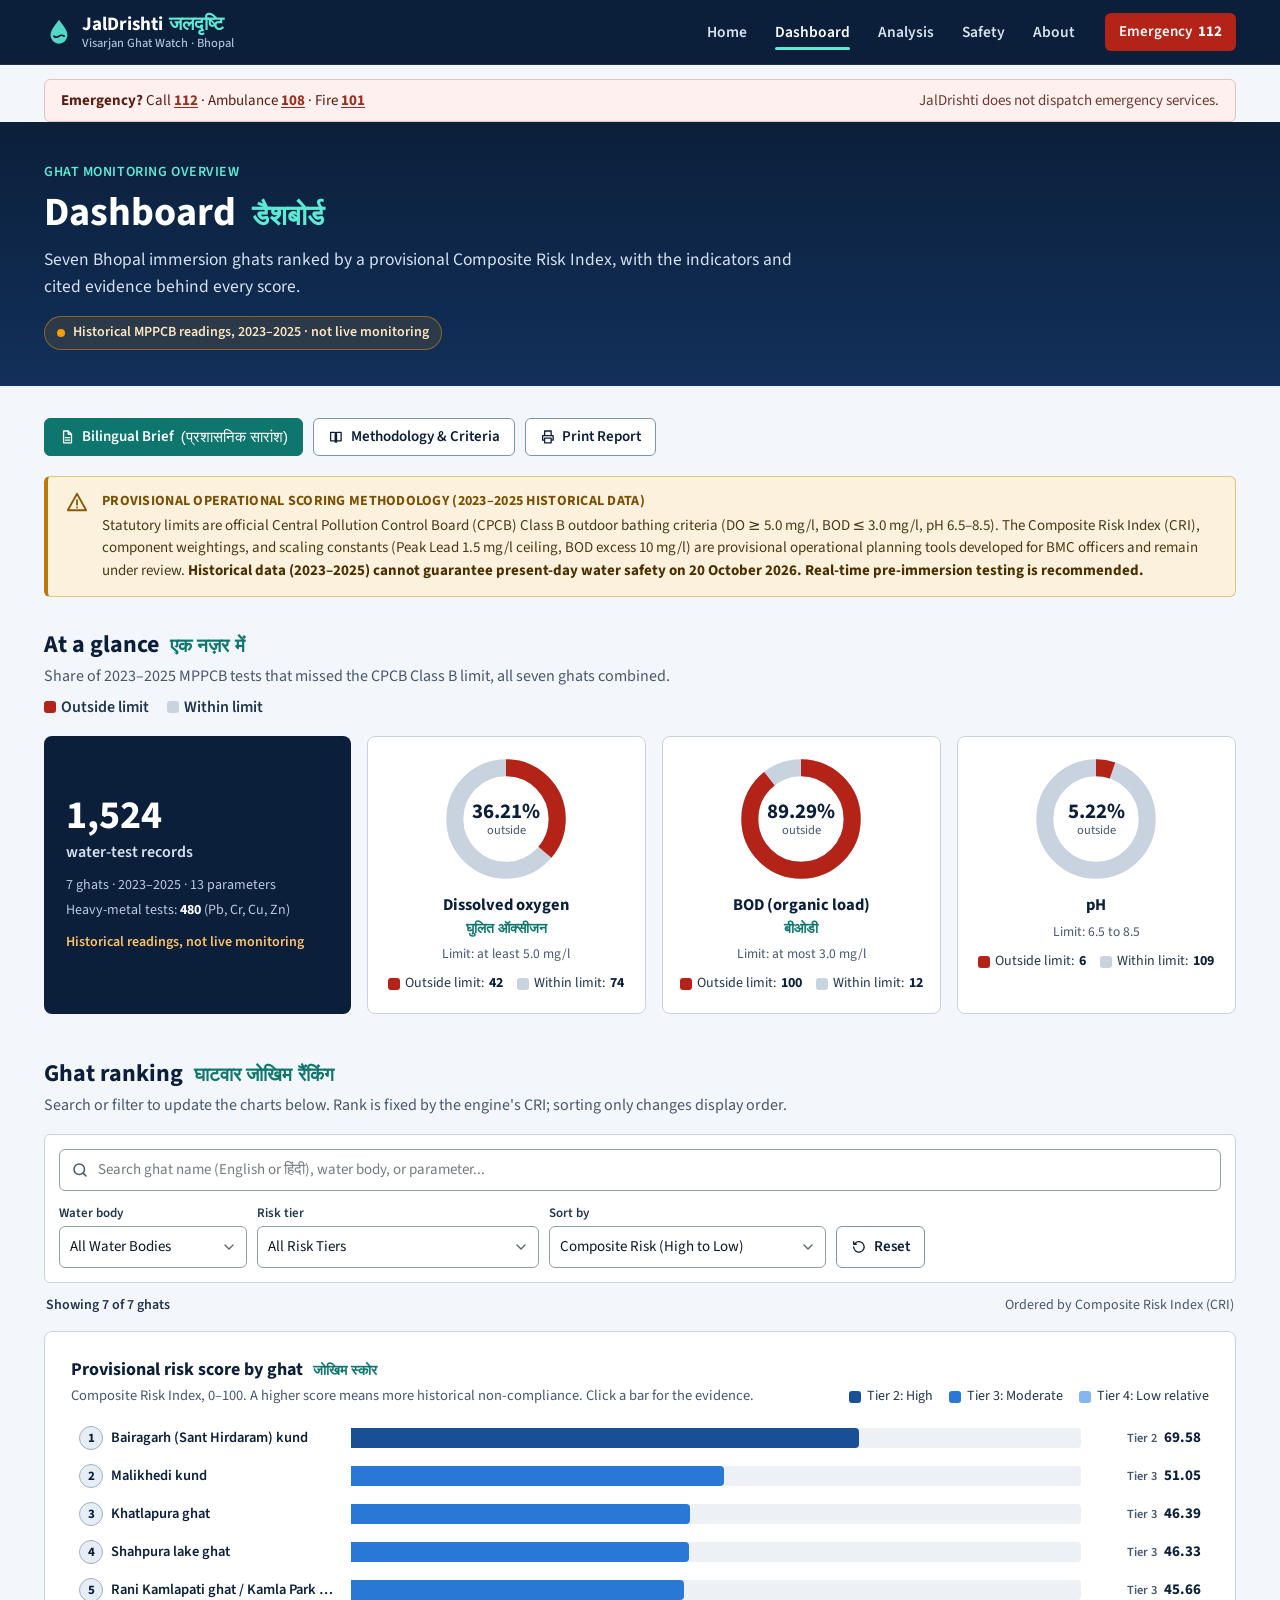
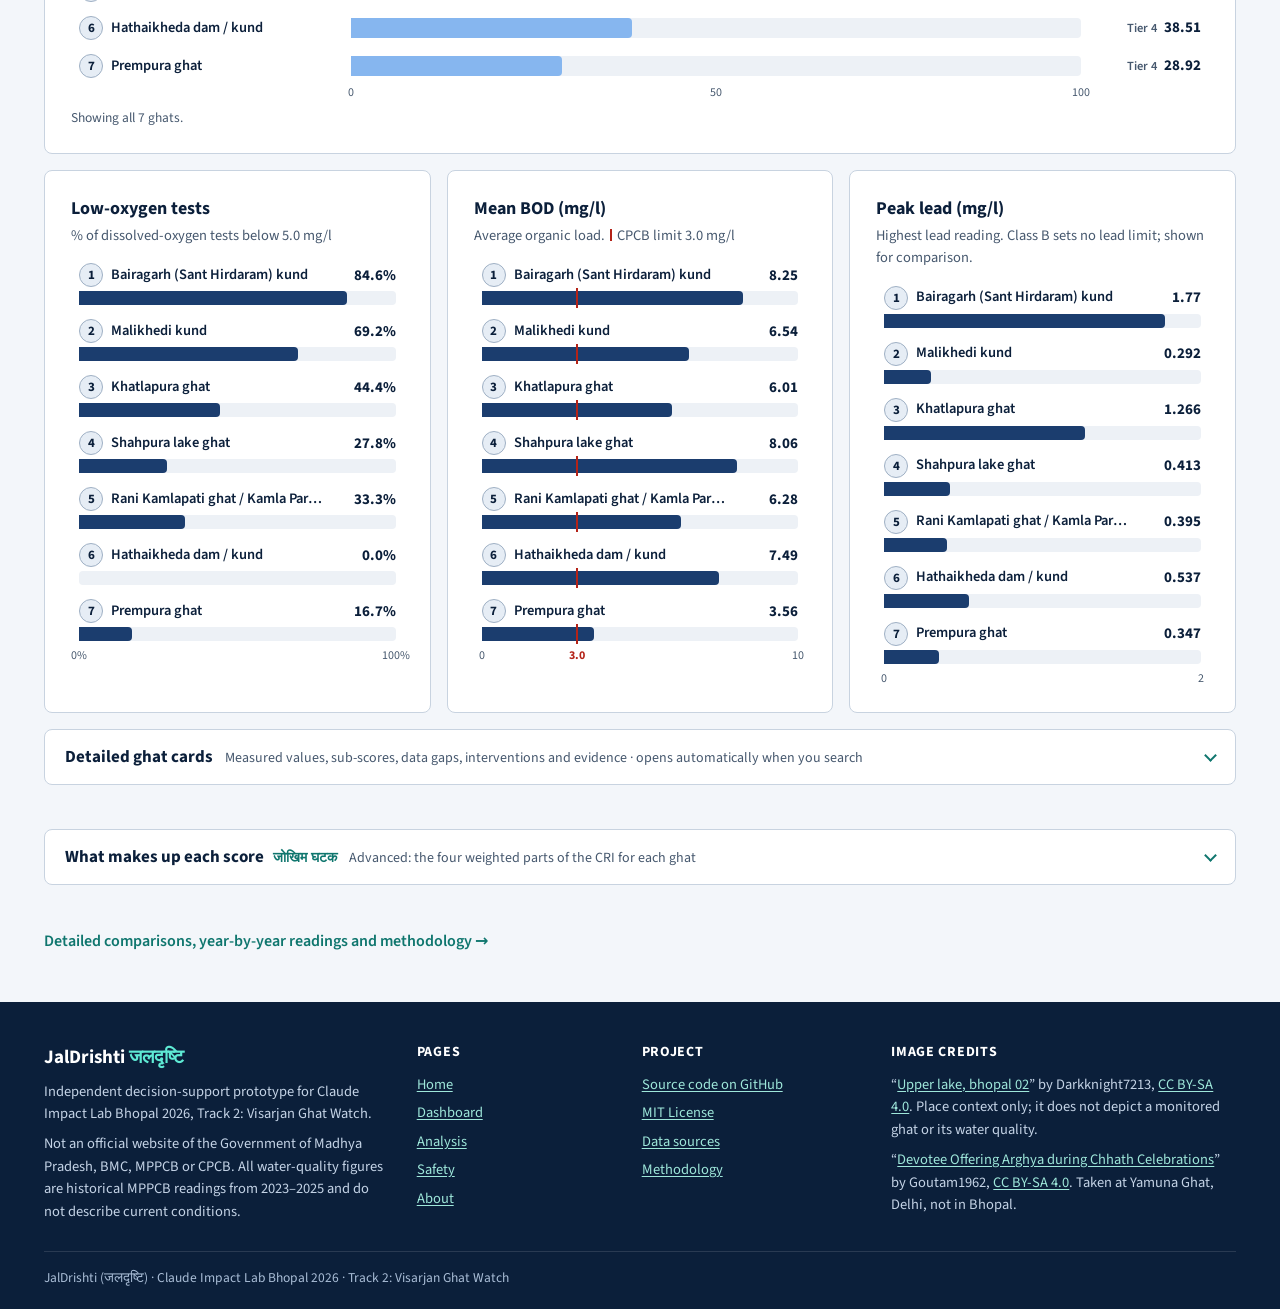
<file: docs/dashboard.html>
<!DOCTYPE html>
<html lang="en">
<head>
  <meta charset="UTF-8">
  <meta name="viewport" content="width=device-width, initial-scale=1.0">
  <meta name="description" content="Seven-ghat water-quality risk ranking for Bhopal from 2023–2025 MPPCB records: indicators, search, filters, chart and PDF-cited evidence.">
  <meta name="theme-color" content="#0b1f3a">
  <title>Dashboard | JalDrishti: Bhopal Visarjan Ghat Watch</title>
  <link rel="preload" as="font" type="font/woff2" href="assets/fonts/source-sans-3-latin-wght-normal.woff2" crossorigin>
  <link rel="icon" href="data:image/svg+xml,%3Csvg xmlns='http://www.w3.org/2000/svg' viewBox='0 0 32 32'%3E%3Cpath d='M16 3c-4.6 6.2-9 11.4-9 16.4A9 9 0 0 0 25 19.4C25 14.4 20.6 9.2 16 3z' fill='%230f766e'/%3E%3C/svg%3E">
  <link rel="stylesheet" href="style.css">
</head>
<body>

  <a class="skip-link" href="#main">Skip to main content</a>

  <!-- Site header (shared across pages) -->
  <header class="site-nav" id="siteNav">
    <div class="nav-inner">
      <a class="nav-brand" href="index.html" aria-label="JalDrishti home">
        <svg class="nav-logo" viewBox="0 0 32 32" aria-hidden="true" focusable="false">
          <path d="M16 3c-4.6 6.2-9 11.4-9 16.4A9 9 0 0 0 25 19.4C25 14.4 20.6 9.2 16 3z" fill="currentColor" opacity=".9"/>
          <path d="M10.5 20.5c1.8 1.4 3.6 1.4 5.5 0s3.7-1.4 5.5 0" fill="none" stroke="#0b1f3a" stroke-width="1.8" stroke-linecap="round"/>
        </svg>
        <span class="nav-brand-text"><span class="nav-brand-name">JalDrishti <span class="nav-brand-hi" lang="hi">जलदृष्टि</span></span><span class="nav-brand-tag">Visarjan Ghat Watch · Bhopal</span></span>
      </a>

      <button class="nav-toggle" id="navToggle" type="button" aria-expanded="false" aria-controls="navMenu" aria-label="Open navigation menu">
        <span class="nav-toggle-bar"></span>
        <span class="nav-toggle-bar"></span>
        <span class="nav-toggle-bar"></span>
      </button>

      <nav class="nav-menu" id="navMenu" aria-label="Primary">
        <ul class="nav-links">
          <li><a href="index.html">Home</a></li>
          <li><a href="dashboard.html" class="is-active" aria-current="page">Dashboard</a></li>
          <li><a href="analysis.html">Analysis</a></li>
          <li><a href="safety.html">Safety</a></li>
          <li><a href="about.html">About</a></li>
        </ul>
        <a class="nav-emergency" href="tel:112" aria-label="Call 112, emergency response">Emergency <strong>112</strong></a>
      </nav>
    </div>
  </header>

  <div class="emergency-strip" role="note">
    <span><strong>Emergency?</strong> Call <a href="tel:112">112</a> · Ambulance <a href="tel:108">108</a> · Fire <a href="tel:101">101</a></span>
    <span class="emergency-strip-note">JalDrishti does not dispatch emergency services.</span>
  </div>

  <main id="main" tabindex="-1">

  <section class="page-hero" aria-labelledby="pageTitle">
    <div class="page-hero-inner">
      <p class="page-kicker">Ghat monitoring overview</p>
      <h1 class="page-title" id="pageTitle">Dashboard <span class="page-title-hi" lang="hi">डैशबोर्ड</span></h1>
      <p class="page-lede">Seven Bhopal immersion ghats ranked by a provisional Composite Risk Index, with the indicators and cited evidence behind every score.</p>
      <p class="data-badge"><span class="data-badge-dot" aria-hidden="true"></span>Historical MPPCB readings, 2023–2025 · not live monitoring</p>
    </div>
  </section>

    <div class="main-container">
      <div class="action-bar" role="toolbar" aria-label="Dashboard actions">
        <button class="btn btn-teal" type="button" onclick="toggleBilingualBrief()" aria-controls="briefSection" aria-expanded="false" id="briefToggleBtn">
          <svg class="icon" viewBox="0 0 24 24" aria-hidden="true"><path d="M7 3h7l5 5v13H7z M14 3v5h5 M10 13h6 M10 17h6"/></svg>
          Bilingual Brief <span class="btn-hi" lang="hi">(प्रशासनिक सारांश)</span>
        </button>
        <button class="btn btn-ghost" type="button" onclick="openMethodologyModal()">
          <svg class="icon" viewBox="0 0 24 24" aria-hidden="true"><path d="M4 5h6a3 3 0 0 1 3 3v12a2 2 0 0 0-2-2H4z M20 5h-6a3 3 0 0 0-3 3v12a2 2 0 0 1 2-2h7z"/></svg>
          Methodology &amp; Criteria
        </button>
        <button class="btn btn-ghost" type="button" onclick="printReport()">
          <svg class="icon" viewBox="0 0 24 24" aria-hidden="true"><path d="M7 9V3h10v6 M7 17H4v-7h16v7h-3 M7 14h10v7H7z"/></svg>
          Print Report
        </button>
      </div>
      <!-- Provisional Methodology Banner -->
      <div class="banner-provisional" role="note">
        <div class="banner-icon" aria-hidden="true">
          <svg viewBox="0 0 24 24"><path d="M12 3 2 21h20z M12 10v5 M12 18h.01"/></svg>
        </div>
        <div class="banner-text">
          <strong>PROVISIONAL OPERATIONAL SCORING METHODOLOGY (2023–2025 HISTORICAL DATA)</strong>
          <p>
            Statutory limits are official Central Pollution Control Board (CPCB) Class B outdoor bathing criteria (DO &ge; 5.0 mg/l, BOD &le; 3.0 mg/l, pH 6.5–8.5).
            The Composite Risk Index (CRI), component weightings, and scaling constants (Peak Lead 1.5 mg/l ceiling, BOD excess 10 mg/l) are provisional operational planning tools developed for BMC officers and remain under review.
            <strong class="banner-emph">Historical data (2023–2025) cannot guarantee present-day water safety on 20 October 2026. Real-time pre-immersion testing is recommended.</strong>
          </p>
        </div>
      </div>

    <!-- At a glance: donut charts -->
    <section class="section" id="overview" aria-labelledby="overviewTitle">
      <div class="section-head">
        <h2 class="section-title" id="overviewTitle">At a glance <span class="section-title-hi" lang="hi">एक नज़र में</span></h2>
        <p class="section-sub">Share of 2023–2025 MPPCB tests that missed the CPCB Class B limit, all seven ghats combined.</p>
        <p class="glance-legend"><span class="legend-inline"><span class="key key-out" aria-hidden="true"></span>Outside limit</span><span class="legend-inline"><span class="key key-in" aria-hidden="true"></span>Within limit</span></p>
      </div>
      <div class="glance-grid">
        <div class="glance-tile">
          <span class="glance-big" id="valTotalRecords">1,524</span>
          <span class="glance-label">water-test records</span>
          <span class="glance-meta">7 ghats · 2023–2025 · 13 parameters</span>
          <span class="glance-meta">Heavy-metal tests: <strong id="valMetals">480</strong> (Pb, Cr, Cu, Zn)</span>
          <span class="glance-meta glance-hist">Historical readings, not live monitoring</span>
        </div>
        <figure class="donut-card">
          <div class="donut" id="donutDo" role="img" aria-label="Dissolved oxygen compliance">
            <svg viewBox="0 0 120 120" aria-hidden="true" focusable="false"><circle class="donut-track" cx="60" cy="60" r="48"/><circle class="donut-value" cx="60" cy="60" r="48" stroke-dasharray="0 302"/></svg>
            <span class="donut-center"><strong id="valDoViol">36.2%</strong><small>outside</small></span>
          </div>
          <figcaption>
            <span class="donut-title">Dissolved oxygen <span lang="hi">घुलित ऑक्सीजन</span></span>
            <span class="donut-limit">Limit: at least 5.0 mg/l</span>
            <ul class="donut-legend" data-legend-for="donutDo"></ul>
          </figcaption>
        </figure>
        <figure class="donut-card">
          <div class="donut" id="donutBod" role="img" aria-label="BOD compliance">
            <svg viewBox="0 0 120 120" aria-hidden="true" focusable="false"><circle class="donut-track" cx="60" cy="60" r="48"/><circle class="donut-value" cx="60" cy="60" r="48" stroke-dasharray="0 302"/></svg>
            <span class="donut-center"><strong id="valBodViol">89.3%</strong><small>outside</small></span>
          </div>
          <figcaption>
            <span class="donut-title">BOD (organic load) <span lang="hi">बीओडी</span></span>
            <span class="donut-limit">Limit: at most 3.0 mg/l</span>
            <ul class="donut-legend" data-legend-for="donutBod"></ul>
          </figcaption>
        </figure>
        <figure class="donut-card">
          <div class="donut" id="donutPh" role="img" aria-label="pH compliance">
            <svg viewBox="0 0 120 120" aria-hidden="true" focusable="false"><circle class="donut-track" cx="60" cy="60" r="48"/><circle class="donut-value" cx="60" cy="60" r="48" stroke-dasharray="0 302"/></svg>
            <span class="donut-center"><strong id="valPhViol">5.22%</strong><small>outside</small></span>
          </div>
          <figcaption>
            <span class="donut-title">pH</span>
            <span class="donut-limit">Limit: 6.5 to 8.5</span>
            <ul class="donut-legend" data-legend-for="donutPh"></ul>
          </figcaption>
        </figure>
      </div>
    </section>

    <!-- Bilingual Administrative Brief Box (Collapsible) -->
    <section id="briefSection" class="brief-section" style="display: none;" aria-labelledby="briefTitle">
      <div class="brief-header">
        <div>
          <h2 class="brief-title" id="briefTitle">Bilingual Administrative Brief <span lang="hi">(प्रशासनिक कार्ययोजना सारांश)</span></h2>
          <p class="brief-subtitle">Actionable guidance drafted for the Municipal Commissioner, Bhopal Municipal Corporation</p>
        </div>
        <div class="brief-toolbar">
          <div class="tab-group" role="tablist" aria-label="Brief language">
            <button class="tab-btn active" id="tabEnBtn" role="tab" aria-selected="true" aria-controls="briefContentEn" onclick="switchBriefTab('en')">English Brief</button>
            <button class="tab-btn" id="tabHiBtn" role="tab" aria-selected="false" aria-controls="briefContentHi" onclick="switchBriefTab('hi')" lang="hi">हिंदी सारांश</button>
          </div>
          <button class="btn btn-sm btn-teal" type="button" onclick="copyBriefText()">Copy Brief</button>
          <button class="btn btn-sm btn-ghost" type="button" onclick="downloadBriefFile()">Download (.txt)</button>
          <button class="btn btn-sm btn-ghost" type="button" onclick="closeBriefSection()" aria-label="Close brief">&times; Close</button>
        </div>
      </div>
      <p class="brief-status" id="briefStatus" role="status" aria-live="polite"></p>

      <div class="brief-content-wrapper">
        <!-- English Brief Content -->
        <div id="briefContentEn" class="brief-text-panel" role="tabpanel" aria-labelledby="tabEnBtn">
          <div class="memo-header">
            <span class="memo-draft">DRAFT FOR OFFICIAL REVIEW — prepared by JalDrishti; not an issued BMC order</span><br>
            <strong>OFFICE OF THE COMMISSIONER, BHOPAL MUNICIPAL CORPORATION (BMC)</strong><br>
            <strong>MEMORANDUM | ENVIRONMENTAL SURVEILLANCE & VISARJAN MANAGEMENT</strong><br>
            <strong>DATE:</strong> 11 October 2026 | <strong>EVENT:</strong> Durga Visarjan (20 October 2026)
          </div>
          <p><strong>SUBJECT: Water Quality Risk Hierarchy, Site Warnings & Deployment Directive across 7 Bhopal Immersion Ghats</strong></p>

          <p><strong>1. Executive Summary:</strong><br>
          Analysis of 1,524 water tests (2023–2025) monitored by MPPCB against Central Pollution Control Board (CPCB) Class B standards reveals severe oxygen depletion (36.2% non-compliance; 4 complete anoxia readings) and organic overload (89.3% non-compliance). Immediate operational intervention is required to prevent fish kills, severe stench, and toxic paint dispersion.</p>

          <p><strong>2. Site Risk Ranking & Operational Hierarchy:</strong><br>
          • <strong>Rank 1 — Bairagarh (Sant Hirdaram) kund (Upper Lake) [CRI: 69.58 | Tier 2]:</strong> Highest operational vulnerability. Experienced 4 complete anoxia events (DO = 0.0 mg/l) and peak Lead concentration of 1.770 mg/l. <em>Mandate: Pre-position mobile aeration cascades 48h prior; divert large idols to lined tanks.</em><br>
          • <strong>Rank 2 — Malikhedi kund (Kund) [CRI: 51.05 | Tier 3]:</strong> Severe oxygen deficit (69.2% non-compliance, minimum DO 0.60 mg/l) and elevated organic loading (mean BOD 6.54 mg/l).<br>
          • <strong>Rank 3 — Khatlapura ghat (Lower Lake) [CRI: 46.39 | Tier 3]:</strong> Critical heavy metal accumulation from painted idols (Peak Copper 2.66 mg/l, Chromium 1.98 mg/l, Lead 1.27 mg/l).<br>
          • <strong>Rank 4 — Shahpura lake ghat (Shahpura Lake) [CRI: 46.33 | Tier 3]:</strong> Chronic organic decomposition (100% BOD non-compliance, average BOD 8.06 mg/l).<br>
          • <strong>Rank 5 — Rani Kamlapati / Kamla Park (Lower Lake) [CRI: 45.66 | Tier 3]:</strong> Elevated BOD (100% fail) and DO drop to 2.40 mg/l.<br>
          • <strong>Rank 6 — Hathaikheda dam / kund [CRI: 38.51 | Tier 4]:</strong> Well-oxygenated (DO min 5.10 mg/l) but vulnerable to acute post-immersion BOD surges up to 22.0 mg/l.<br>
          • <strong>Rank 7 — Prempura ghat (Upper Lake) [CRI: 28.92 | Tier 4]:</strong> Least degraded baseline; lowest mean BOD (3.56 mg/l).</p>

          <p><strong>3. Critical Data Gaps & Caveats:</strong><br>
          The official MPPCB 2025 report omitted Durga immersion tables for Bairagarh and Malikhedi. This absence of recent records must not be construed as clean water. Real-time pre-immersion sampling is ordered on 18–19 October 2026.</p>
        </div>

        <!-- Hindi Brief Content -->
        <div id="briefContentHi" class="brief-text-panel" role="tabpanel" aria-labelledby="tabHiBtn" lang="hi" style="display: none;">
          <div class="memo-header">
            <span class="memo-draft">आधिकारिक समीक्षा हेतु प्रारूप — JalDrishti द्वारा तैयार; यह नगर निगम का जारी आदेश नहीं है</span><br>
            <strong>आयुक्त कार्यालय, नगर पालिक निगम भोपाल</strong><br>
            <strong>प्रशासनिक निर्देश | पर्यावरण संरक्षण एवं विसर्जन प्रबंधन</strong><br>
            <strong>दिनांक:</strong> 11 अक्टूबर 2026 | <strong>संदर्भ:</strong> दुर्गा विसर्जन (20 अक्टूबर 2026)
          </div>
          <p><strong>विषय: भोपाल के 7 विसर्जन घाटों की जल गुणवत्ता जोखिम रैंकिंग एवं अनिवार्य कार्ययोजना</strong></p>

          <p><strong>1. कार्यकारी सारांश:</strong><br>
          मध्य प्रदेश प्रदूषण नियंत्रण बोर्ड (MPPCB) के 2023 से 2025 के 1,524 जल परीक्षणों के केंद्रीय प्रदूषण नियंत्रण बोर्ड (CPCB) क्लास 'B' (स्नान जल) मानकों के आधार पर विश्लेषण से स्पष्ट है कि विसर्जन स्थलों पर गंभीर ऑक्सीजन संकट (36.2% उल्लंघन; 4 बार शून्य DO) तथा जैविक कचरा भार (89.3% उल्लंघन) विद्यमान है। जलीय जीवों के संरक्षण एवं प्रदूषण नियंत्रण हेतु तत्काल संसाधन नियोजन अनिवार्य है।</p>

          <p><strong>2. घाटवार जोखिम रैंकिंग एवं प्राथमिकता निर्देश:</strong><br>
          • <strong>रैंक 1 — संत हिरदाराम (बैरागढ़) विसर्जन कुंड (बड़ा तालाब) [CRI: 69.58]:</strong> सर्वाधिक संवेदनशील स्थल। यहाँ घुलित ऑक्सीजन 4 बार शून्य (0.0 mg/l) दर्ज हुई तथा सीसा (Lead) 1.77 mg/l तक पहुंचा। <em>अनिवार्य निर्देश: विसर्जन से 48 घंटे पूर्व कृत्रिम एरेटर (ऑक्सीजन संयंत्र) चालू करें एवं रासायनिक मूर्तियों को मुख्य जल से रोकें।</em><br>
          • <strong>रैंक 2 — मालीखेड़ी विसर्जन कुंड [CRI: 51.05]:</strong> 69.2% नमूनों में ऑक्सीजन की भारी कमी (न्यूनतम DO 0.60 mg/l) तथा उच्च बीओडी (औसत 6.54 mg/l)।<br>
          • <strong>रैंक 3 — खटलापुरा घाट (छोटा तालाब) [CRI: 46.39]:</strong> भारी धातुओं का अत्यधिक जमाव (तांबा 2.66 mg/l, क्रोमियम 1.98 mg/l, सीसा 1.27 mg/l)।<br>
          • <strong>रैंक 4 — शाहपुरा झील घाट [CRI: 46.33]:</strong> 100% नमूनों में बीओडी मानक का उल्लंघन (औसत 8.06 mg/l)।<br>
          • <strong>रैंक 5 — रानी कमलापति / कमला पार्क [CRI: 45.66]:</strong> 100% बीओडी उल्लंघन तथा ऑक्सीजन गिरकर 2.40 mg/l हुई।<br>
          • <strong>रैंक 6 — हथाईखेड़ा बांध / कुंड [CRI: 38.51]:</strong> ऑक्सीजन स्तर संतोषजनक (न्यूनतम 5.10 mg/l), किंतु विसर्जन पश्चात बीओडी 22.0 mg/l तक उछलता है।<br>
          • <strong>रैंक 7 — प्रेमपुरा घाट (बड़ा तालाब) [CRI: 28.92]:</strong> अपेक्षाकृत सबसे सुरक्षित स्थल; न्यूनतम औसत बीओडी (3.56 mg/l)।</p>

          <p><strong>3. डेटा अंतराल एवं सतर्कता सूचना:</strong><br>
          वर्ष 2025 की आधिकारिक रिपोर्ट में बैरागढ़ एवं मालीखेड़ी के दुर्गा विसर्जन आंकड़े दर्ज नहीं हैं। डेटा के अभाव को स्वच्छ जल न माना जाए। 18–19 अक्टूबर 2026 को अनिवार्य रूप से विसर्जन पूर्व परीक्षण किया जाए।</p>
        </div>
      </div>
    </section>

    <!-- Interactive Search, Filter & Sort Controls -->
    <section class="section" id="ranking" aria-labelledby="rankingTitle">
      <div class="section-head">
        <h2 class="section-title" id="rankingTitle">Ghat ranking <span class="section-title-hi" lang="hi">घाटवार जोखिम रैंकिंग</span></h2>
        <p class="section-sub">Search or filter to update the charts below. Rank is fixed by the engine's CRI; sorting only changes display order.</p>
      </div>

      <div class="controls-bar" role="search">
        <div class="search-box">
          <label class="visually-hidden" for="searchInput">Search ghats</label>
          <svg class="search-icon" viewBox="0 0 24 24" aria-hidden="true"><circle cx="11" cy="11" r="7"/><path d="m20 20-3.5-3.5"/></svg>
          <input type="search" id="searchInput" autocomplete="off" placeholder="Search ghat name (English or हिंदी), water body, or parameter..." oninput="handleFilterChange()">
          <button class="search-clear" id="searchClear" type="button" onclick="clearSearch()" aria-label="Clear search" hidden>
            <svg viewBox="0 0 24 24" aria-hidden="true"><path d="M6 6l12 12M18 6 6 18"/></svg>
          </button>
        </div>
        <div class="filter-group">
          <label class="select-wrap">
            <span class="select-label">Water body</span>
            <select id="waterbodyFilter" onchange="handleFilterChange()">
              <option value="ALL">All Water Bodies</option>
              <option value="Upper Lake">Upper Lake (बड़ा तालाब)</option>
              <option value="Lower Lake">Lower Lake (छोटा तालाब)</option>
              <option value="Shahpura Lake">Shahpura Lake</option>
              <option value="Kund">Kunds (कुंड)</option>
              <option value="Hathaikheda dam">Hathaikheda Dam</option>
            </select>
          </label>
          <label class="select-wrap">
            <span class="select-label">Risk tier</span>
            <select id="tierFilter" onchange="handleFilterChange()">
              <option value="ALL">All Risk Tiers</option>
              <option value="Tier 2">Tier 2 (High Non-Compliance)</option>
              <option value="Tier 3">Tier 3 (Moderate Non-Compliance)</option>
              <option value="Tier 4">Tier 4 (Low Relative Non-Compliance)</option>
            </select>
          </label>
          <label class="select-wrap">
            <span class="select-label">Sort by</span>
            <select id="sortSelect" onchange="handleFilterChange()">
              <option value="CRI_DESC">Composite Risk (High to Low)</option>
              <option value="DO_VIOL_DESC">DO Non-Compliance % (High to Low)</option>
              <option value="BOD_AVG_DESC">Mean BOD (High to Low)</option>
              <option value="LEAD_PEAK_DESC">Peak Lead (High to Low)</option>
              <option value="NAME_ASC">Ghat Name (A to Z)</option>
            </select>
          </label>
          <button class="btn btn-ghost btn-reset" type="button" onclick="resetFilters()">
            <svg class="icon" viewBox="0 0 24 24" aria-hidden="true"><path d="M4 12a8 8 0 1 0 2.3-5.6M4 4v4h4"/></svg>
            Reset
          </button>
        </div>
      </div>

      <div class="results-meta">
        <span id="resultsCount" role="status" aria-live="polite">Showing 7 of 7 ghats</span>
        <span class="sort-indicator" id="sortLabel">Ordered by Composite Risk Index (CRI)</span>
      </div>


      <!-- Risk ranking bar chart -->
      <div class="panel chart-panel" id="riskPanel">
        <div class="chart-head">
          <div>
            <h3 class="chart-title">Provisional risk score by ghat <span class="section-title-hi" lang="hi">जोखिम स्कोर</span></h3>
            <p class="chart-sub">Composite Risk Index, 0–100. A higher score means more historical non-compliance. Click a bar for the evidence.</p>
          </div>
          <ul class="tier-legend" aria-label="Tier colours">
            <li><span class="key tc-2" aria-hidden="true"></span>Tier 2: High</li>
            <li><span class="key tc-3" aria-hidden="true"></span>Tier 3: Moderate</li>
            <li><span class="key tc-4" aria-hidden="true"></span>Tier 4: Low relative</li>
          </ul>
        </div>
        <ul class="hbar-chart hbar-chart--risk" id="riskChart"></ul>
        <div class="hbar-axis" aria-hidden="true"><span></span><span class="hbar-axis-scale"><span style="left:0%">0</span><span style="left:50%">50</span><span style="left:100%">100</span></span><span></span></div>
        <p class="chart-note" id="chartFilterNote" aria-live="polite"></p>
      </div>

      <!-- Key indicators: three simple bar charts -->
      <div class="mini-grid">
        <div class="panel chart-panel">
          <h3 class="chart-title">Low-oxygen tests</h3>
          <p class="chart-sub">% of dissolved-oxygen tests below 5.0 mg/l</p>
          <ul class="hbar-chart hbar-chart--mini" id="chartDo"></ul>
          <div class="hbar-axis" aria-hidden="true"><span></span><span class="hbar-axis-scale"><span style="left:0%">0%</span><span style="left:100%">100%</span></span><span></span></div>
        </div>
        <div class="panel chart-panel">
          <h3 class="chart-title">Mean BOD (mg/l)</h3>
          <p class="chart-sub">Average organic load. <span class="limit-key" aria-hidden="true"></span> CPCB limit 3.0 mg/l</p>
          <ul class="hbar-chart hbar-chart--mini" id="chartBod"></ul>
          <div class="hbar-axis" aria-hidden="true"><span></span><span class="hbar-axis-scale"><span style="left:0%">0</span><span class="axis-limit" id="bodLimitLabel" style="left:30%">3.0</span><span style="left:100%" id="bodAxisMax">10</span></span><span></span></div>
        </div>
        <div class="panel chart-panel">
          <h3 class="chart-title">Peak lead (mg/l)</h3>
          <p class="chart-sub">Highest lead reading. Class B sets no lead limit; shown for comparison.</p>
          <ul class="hbar-chart hbar-chart--mini" id="chartPb"></ul>
          <div class="hbar-axis" aria-hidden="true"><span></span><span class="hbar-axis-scale"><span style="left:0%">0</span><span style="left:100%" id="pbAxisMax">2</span></span><span></span></div>
        </div>
      </div>

      <!-- Ranked Ghats Cards List (collapsed by default) -->
      <details class="panel fold cards-fold" id="cardsFold">
        <summary class="fold-summary">
          <span class="fold-title">Detailed ghat cards</span>
          <span class="fold-hint">Measured values, sub-scores, data gaps, interventions and evidence · opens automatically when you search</span>
        </summary>
        <div class="ghats-list" id="ghatsList">
          <div class="loading-state">Loading analytical engine results from data_output/analysis_results.json...</div>
        </div>
      </details>
    </section>

    <!-- CRI Composition Chart -->
    <details class="section panel fold" id="composition">
      <summary class="fold-summary">
        <span class="fold-title" id="chartTitle">What makes up each score <span class="section-title-hi" lang="hi">जोखिम घटक</span></span>
        <span class="fold-hint">Advanced: the four weighted parts of the CRI for each ghat</span>
      </summary>
      <div class="section-head section-head--row">
        <div>
          <p class="section-sub">Provisional CRI (0–100) split into its weighted components: 0.40 &times; oxygen deficit + 0.30 &times; organic load + 0.20 &times; metal hazard + 0.10 &times; lagged impact. Follows the search, filters and sort below.</p>
        </div>
        <ul class="chart-legend" aria-label="Chart legend">
          <li><span class="swatch swatch-do"></span>Oxygen deficit (40%)</li>
          <li><span class="swatch swatch-bod"></span>Organic load (30%)</li>
          <li><span class="swatch swatch-metal"></span>Metal hazard (20%)</li>
          <li><span class="swatch swatch-lagged"></span>Lagged impact (10%)</li>
        </ul>
      </div>
      <div class="cri-chart" id="criChart" role="list" aria-label="Composite Risk Index composition by ghat"></div>
      <div class="cri-axis-row" aria-hidden="true">
        <span></span>
        <div class="cri-axis">
          <span style="left:0%">0</span><span style="left:25%">25</span><span style="left:50%">50</span><span style="left:75%">75</span><span style="left:100%">100</span>
        </div>
        <span></span>
      </div>
      <div class="chart-tooltip" id="chartTooltip" role="tooltip" hidden></div>
      <details class="chart-table-toggle">
        <summary>View chart data as a table</summary>
        <div class="table-responsive">
          <table>
            <thead>
              <tr><th scope="col">Rank</th><th scope="col">Ghat</th><th scope="col">Oxygen sub-score</th><th scope="col">Organic sub-score</th><th scope="col">Metal sub-score</th><th scope="col">Lagged sub-score</th><th scope="col">CRI</th></tr>
            </thead>
            <tbody id="chartTableBody"></tbody>
          </table>
        </div>
      </details>
    </details>


      <p class="more-link"><a class="text-link" href="analysis.html">Detailed comparisons, year-by-year readings and methodology</a></p>
    </div>
  </main>

  <!-- Site footer (shared across pages) -->
  <footer class="site-footer">
    <div class="footer-inner">
      <div class="footer-col footer-about">
        <p class="footer-brand">JalDrishti <span lang="hi">जलदृष्टि</span></p>
        <p>Independent decision-support prototype for Claude Impact Lab Bhopal 2026, Track 2: Visarjan Ghat Watch.</p>
        <p>Not an official website of the Government of Madhya Pradesh, BMC, MPPCB or CPCB. All water-quality figures are historical MPPCB readings from 2023–2025 and do not describe current conditions.</p>
      </div>
      <nav class="footer-col" aria-label="Footer">
        <h2 class="footer-heading">Pages</h2>
        <ul class="footer-list">
            <li><a href="index.html">Home</a></li>
            <li><a href="dashboard.html">Dashboard</a></li>
            <li><a href="analysis.html">Analysis</a></li>
            <li><a href="safety.html">Safety</a></li>
            <li><a href="about.html">About</a></li>
        </ul>
      </nav>
      <div class="footer-col">
        <h2 class="footer-heading">Project</h2>
        <ul class="footer-list">
          <li><a href="https://github.com/adityasoni-0555/jaldrishti-bhopal-2026" target="_blank" rel="noopener">Source code on GitHub</a></li>
          <li><a href="https://github.com/adityasoni-0555/jaldrishti-bhopal-2026/blob/main/LICENSE" target="_blank" rel="noopener">MIT License</a></li>
          <li><a href="analysis.html#sources">Data sources</a></li>
          <li><a href="analysis.html#methodology">Methodology</a></li>
        </ul>
      </div>
      <div class="footer-col footer-credits">
        <h2 class="footer-heading">Image credits</h2>
        <p>“<a href="https://commons.wikimedia.org/wiki/File:Upper_lake,_bhopal_02.jpg" target="_blank" rel="noopener">Upper lake, bhopal 02</a>” by Darkknight7213, <a href="https://creativecommons.org/licenses/by-sa/4.0/" target="_blank" rel="noopener license">CC BY-SA 4.0</a>. Place context only; it does not depict a monitored ghat or its water quality.</p>
        <p>“<a href="https://commons.wikimedia.org/wiki/File:Devotee_Offering_Arghya_during_Chhath_Celebrations.jpg" target="_blank" rel="noopener">Devotee Offering Arghya during Chhath Celebrations</a>” by Goutam1962, <a href="https://creativecommons.org/licenses/by-sa/4.0/" target="_blank" rel="noopener license">CC BY-SA 4.0</a>. Taken at Yamuna Ghat, Delhi, not in Bhopal.</p>
      </div>
    </div>
    <p class="footer-base">JalDrishti (<span lang="hi">जलदृष्टि</span>) · Claude Impact Lab Bhopal 2026 · Track 2: Visarjan Ghat Watch</p>
  </footer>

  <!-- Evidence & Chemistry Modal -->
  <div class="modal-overlay" id="detailModal" role="dialog" aria-modal="true" aria-labelledby="modalGhatTitle" hidden>
    <div class="modal-content">
      <button class="modal-close" type="button" onclick="closeModal()" aria-label="Close evidence panel">&times;</button>

      <div class="modal-header-area">
        <p class="modal-kicker">Source evidence</p>
        <h2 id="modalGhatTitle" class="modal-title">Ghat Evidence & Chemistry Drilldown</h2>
        <p id="modalGhatSub" class="modal-sub">Source traceability from official MPPCB reports</p>
      </div>

      <div id="modalAlerts" class="modal-alerts-area"></div>

      <!-- Parameter Chemistry Table -->
      <h3 class="modal-section-title">Measured Chemical & Physical Parameters (All 13 Parameters)</h3>
      <div class="table-responsive">
        <table id="modalParamTable">
          <thead>
            <tr>
              <th scope="col">Parameter</th>
              <th scope="col">Unit</th>
              <th scope="col">Valid Tests</th>
              <th scope="col">Min / Max</th>
              <th scope="col">Mean (Avg)</th>
              <th scope="col">CPCB Class B Standard</th>
              <th scope="col">Violations</th>
              <th scope="col">Sample Citation (PDF Page)</th>
            </tr>
          </thead>
          <tbody id="modalParamBody">
            <!-- Populated via app.js -->
          </tbody>
        </table>
      </div>

      <!-- Phase Trajectory Progression Table -->
      <h3 class="modal-section-title modal-section-title--spaced">
        Phase Progression & Lagged Organic Impact (Pre &rarr; During &rarr; After Immersion)
      </h3>
      <p class="modal-note">
        Evaluates biological decay delay where post-immersion ('after') BOD rises or DO plunges relative to immersion ('during').
      </p>
      <div class="table-responsive">
        <table>
          <thead>
            <tr>
              <th scope="col">Year</th>
              <th scope="col">Festival</th>
              <th scope="col">Parameter</th>
              <th scope="col">Pre-Immersion</th>
              <th scope="col">During Immersion</th>
              <th scope="col">After Immersion</th>
              <th scope="col">Trajectory Analysis</th>
              <th scope="col">PDF Source Citations</th>
            </tr>
          </thead>
          <tbody id="modalProgressionBody">
            <!-- Populated via app.js -->
          </tbody>
        </table>
      </div>

      <div class="modal-footer">
        <button class="btn btn-teal" type="button" onclick="closeModal()">Close Evidence Audit</button>
      </div>
    </div>
  </div>

  <!-- Methodology & Standards Modal -->
  <div class="modal-overlay" id="methodologyModal" role="dialog" aria-modal="true" aria-labelledby="methTitle" hidden>
    <div class="modal-content">
      <button class="modal-close" type="button" onclick="closeMethodologyModal()" aria-label="Close methodology">&times;</button>
      <p class="modal-kicker">Methodology &amp; criteria</p>
      <h2 class="modal-title" id="methTitle">Regulatory Standards vs. Operational Scoring Methodology</h2>
      <p class="modal-sub">Technical documentation of statutory baselines, scoring formulas, and normalization ceilings</p>

      <div class="methodology-grid">
        <div class="methodology-card methodology-card--statutory">
          <span class="method-tag method-tag--official">Statutory · official</span>
          <h3>1. Statutory Standards (Official Central Pollution Control Board)</h3>
          <p>Under <strong>CPCB Class B (Outdoor Bathing Organised)</strong> criteria from <code>cpcb_water_quality_criteria.csv</code>:</p>
          <ul>
            <li><strong>Dissolved Oxygen (DO):</strong> Minimum &ge; 5.0 mg/l. Values &lt; 5.0 mg/l cause aquatic hypoxia. 0.0 mg/l is total biological anoxia.</li>
            <li><strong>Biochemical Oxygen Demand (BOD):</strong> Maximum &le; 3.0 mg/l (5 days at 20&deg;C). Measures organic waste load consuming oxygen.</li>
            <li><strong>pH:</strong> Permissible range 6.5 to 8.5.</li>
          </ul>
        </div>

        <div class="methodology-card methodology-card--provisional">
          <span class="method-tag method-tag--provisional">Provisional · under review</span>
          <h3>2. Provisional Operational Composite Risk Index (CRI)</h3>
          <p>Because the CPCB does not publish a composite multi-parameter index, this model was designed for BMC decision support:</p>
          <p class="formula"><code>CRI = (0.40 &times; S_DO) + (0.30 &times; S_BOD) + (0.20 &times; S_Metal) + (0.10 &times; S_Lagged)</code></p>
          <ul>
            <li><strong>S_DO (40% Weight):</strong> <code>0.60 &times; (DO Violation Rate %) + 0.40 &times; (Zero DO Anoxia Rate %)</code></li>
            <li><strong>S_BOD (30% Weight):</strong> <code>0.60 &times; (BOD Violation Rate %) + 0.40 &times; min(100, max(0, (Mean_BOD - 3.0)/10.0 &times; 100))</code>. <em>Excess ceiling of 10.0 mg/l represents BOD = 13.0 mg/l.</em></li>
            <li><strong>S_Metal (20% Weight):</strong> <code>0.70 &times; (Detection Rate %) + 0.30 &times; (min(1.0, Peak_Lead / 1.5) &times; 100)</code>. <em>Lead ceiling of 1.5 mg/l represents a 15x exceedance of CPCB Schedule VI discharge limits (0.1 mg/l) and 150x exceedance of IS 10500 drinking limits (0.01 mg/l).</em></li>
            <li><strong>S_Lagged (10% Weight):</strong> Percentage of paired festival events where post-immersion 'after' conditions deteriorated further.</li>
          </ul>
        </div>

        <div class="methodology-card">
          <span class="method-tag">Data quality</span>
          <h3>3. Data Quality & Integrity Disclosures</h3>
          <ul>
            <li><strong>BDL (Below Detection Limit):</strong> Preserved as non-elevated trace detection. Never converted to zero or counted as missing.</li>
            <li><strong>Missing Data:</strong> Excluded from compliance denominators and surfaced as explicit data gap alerts.</li>
            <li><strong>Durga 2025 Missing Data:</strong> Bairagarh and Malikhedi lack Durga 2025 tables in the MPPCB report.</li>
            <li><strong>Rani Kamlapati Site Ambiguity:</strong> Ganesh tables sampled an artificial kund; Durga tables sampled open lake water.</li>
          </ul>
        </div>
      </div>

      <div class="modal-footer">
        <button class="btn btn-teal" type="button" onclick="closeMethodologyModal()">Understood</button>
      </div>
    </div>
  </div>

  <script src="site.js"></script>
  <script src="data.js"></script>
  <script src="app.js"></script>
  <script src="dashboard-charts.js"></script>
</body>
</html>
</file>
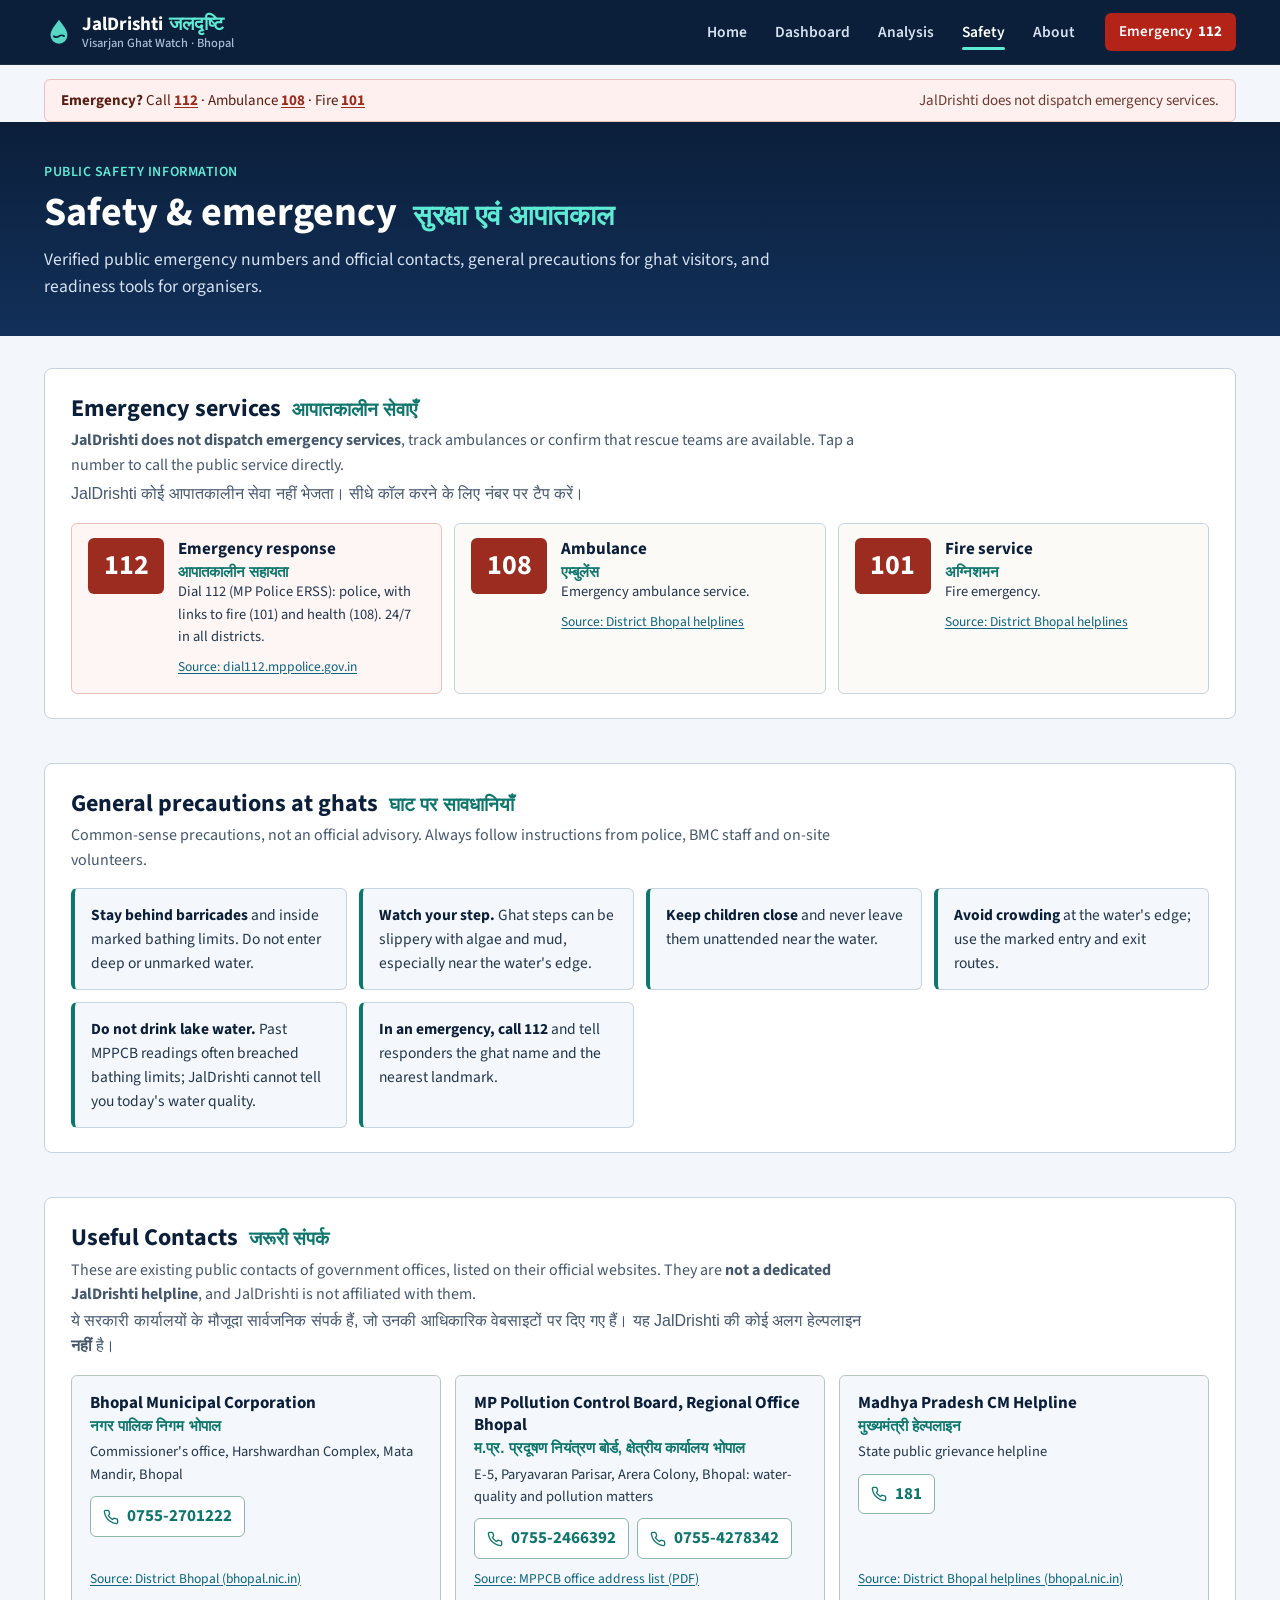
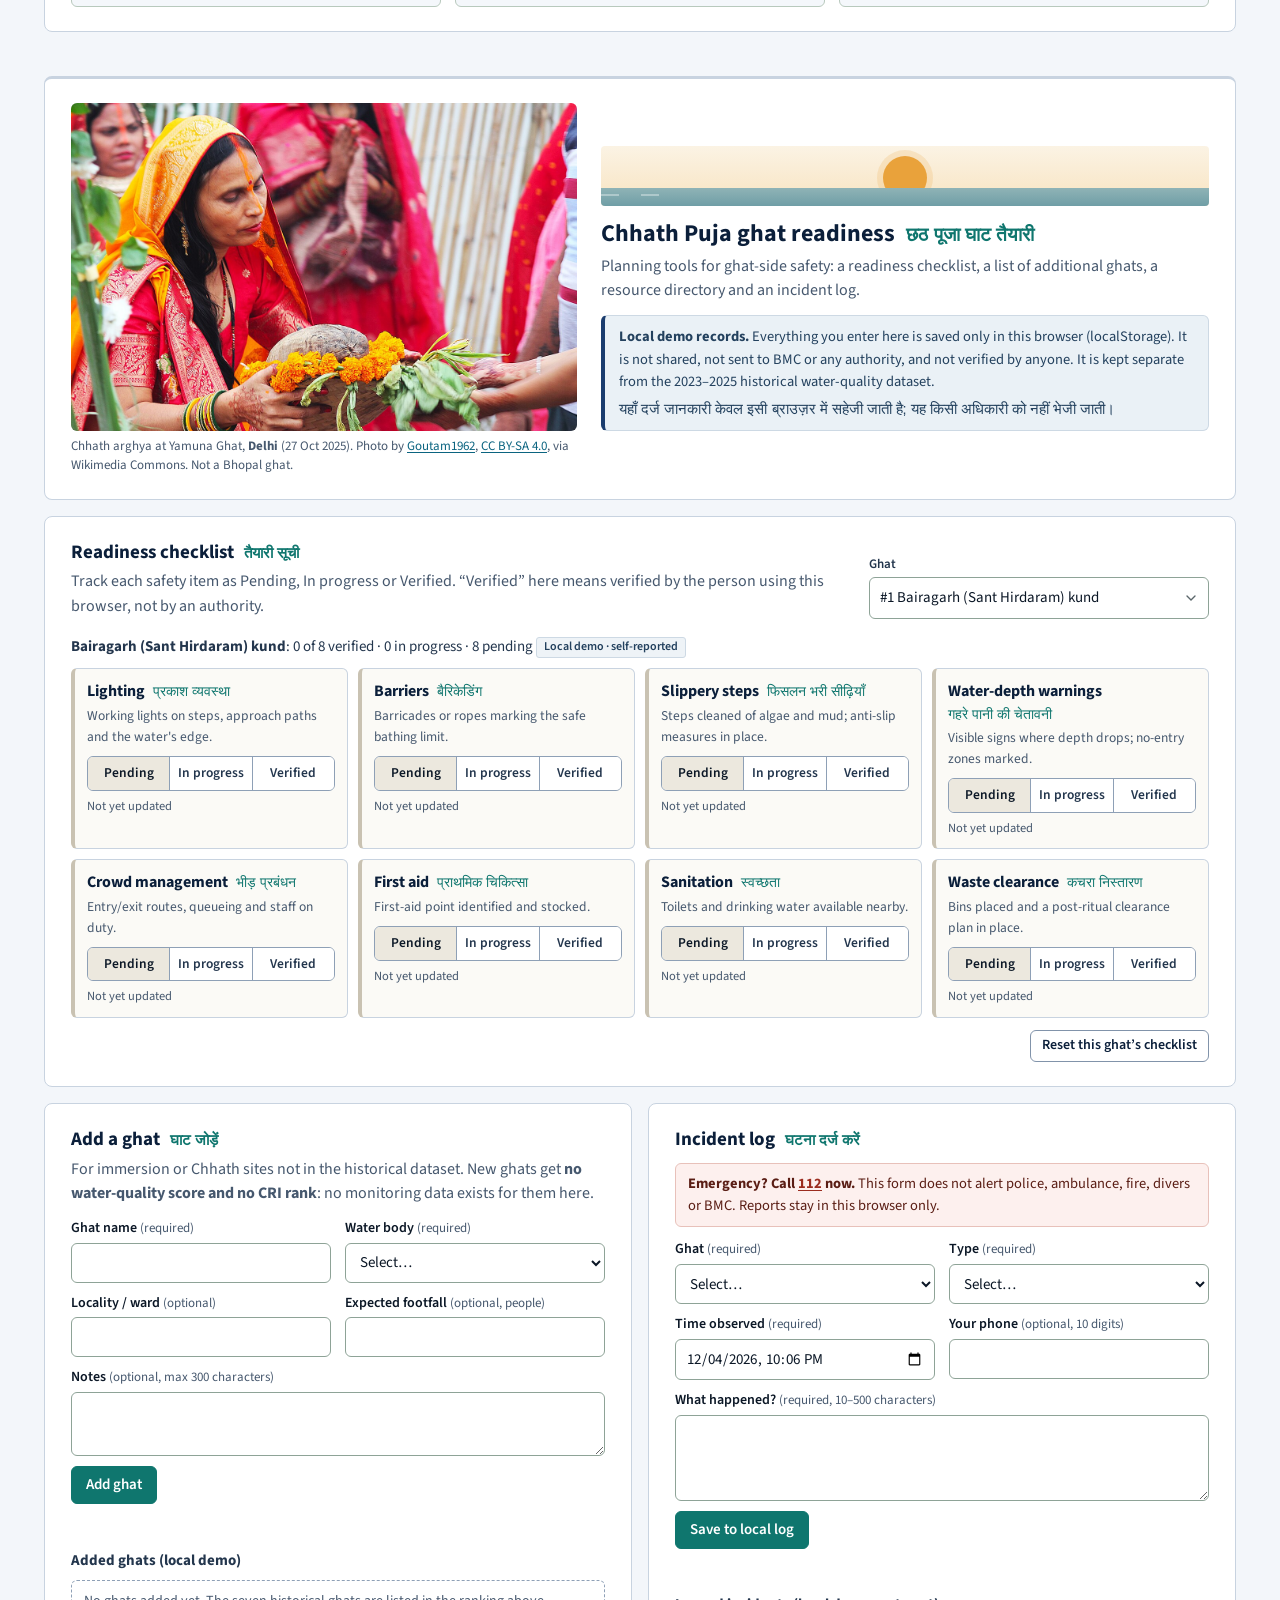
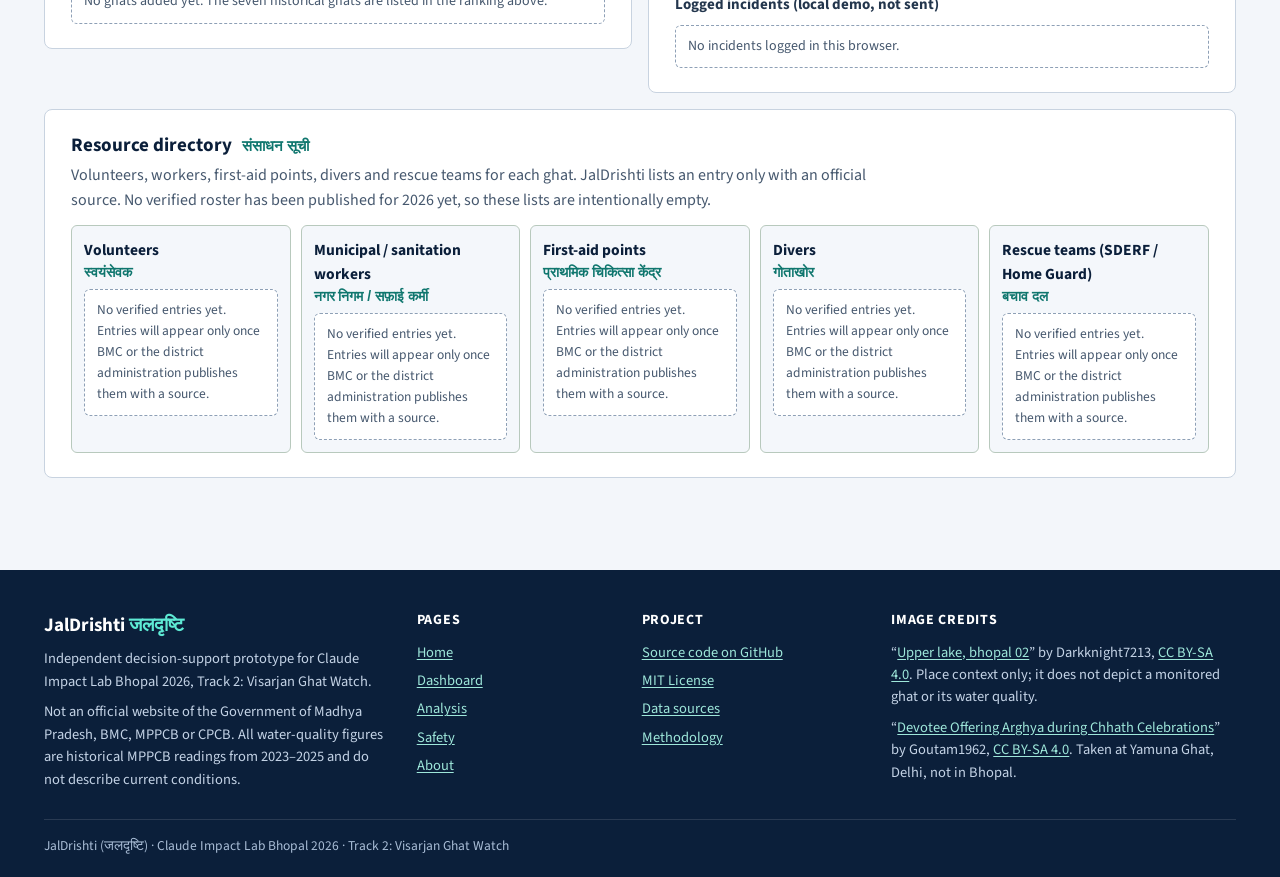
<file: docs/safety.html>
<!DOCTYPE html>
<html lang="en">
<head>
  <meta charset="UTF-8">
  <meta name="viewport" content="width=device-width, initial-scale=1.0">
  <meta name="description" content="Emergency numbers, public contacts, general ghat-safety precautions and Chhath Puja readiness tools (local demo).">
  <meta name="theme-color" content="#0b1f3a">
  <title>Safety | JalDrishti: Bhopal Visarjan Ghat Watch</title>
  <link rel="preload" as="font" type="font/woff2" href="assets/fonts/source-sans-3-latin-wght-normal.woff2" crossorigin>
  <link rel="icon" href="data:image/svg+xml,%3Csvg xmlns='http://www.w3.org/2000/svg' viewBox='0 0 32 32'%3E%3Cpath d='M16 3c-4.6 6.2-9 11.4-9 16.4A9 9 0 0 0 25 19.4C25 14.4 20.6 9.2 16 3z' fill='%230f766e'/%3E%3C/svg%3E">
  <link rel="stylesheet" href="style.css">
</head>
<body>

  <a class="skip-link" href="#main">Skip to main content</a>

  <!-- Site header (shared across pages) -->
  <header class="site-nav" id="siteNav">
    <div class="nav-inner">
      <a class="nav-brand" href="index.html" aria-label="JalDrishti home">
        <svg class="nav-logo" viewBox="0 0 32 32" aria-hidden="true" focusable="false">
          <path d="M16 3c-4.6 6.2-9 11.4-9 16.4A9 9 0 0 0 25 19.4C25 14.4 20.6 9.2 16 3z" fill="currentColor" opacity=".9"/>
          <path d="M10.5 20.5c1.8 1.4 3.6 1.4 5.5 0s3.7-1.4 5.5 0" fill="none" stroke="#0b1f3a" stroke-width="1.8" stroke-linecap="round"/>
        </svg>
        <span class="nav-brand-text"><span class="nav-brand-name">JalDrishti <span class="nav-brand-hi" lang="hi">जलदृष्टि</span></span><span class="nav-brand-tag">Visarjan Ghat Watch · Bhopal</span></span>
      </a>

      <button class="nav-toggle" id="navToggle" type="button" aria-expanded="false" aria-controls="navMenu" aria-label="Open navigation menu">
        <span class="nav-toggle-bar"></span>
        <span class="nav-toggle-bar"></span>
        <span class="nav-toggle-bar"></span>
      </button>

      <nav class="nav-menu" id="navMenu" aria-label="Primary">
        <ul class="nav-links">
          <li><a href="index.html">Home</a></li>
          <li><a href="dashboard.html">Dashboard</a></li>
          <li><a href="analysis.html">Analysis</a></li>
          <li><a href="safety.html" class="is-active" aria-current="page">Safety</a></li>
          <li><a href="about.html">About</a></li>
        </ul>
        <a class="nav-emergency" href="tel:112" aria-label="Call 112, emergency response">Emergency <strong>112</strong></a>
      </nav>
    </div>
  </header>

  <div class="emergency-strip" role="note">
    <span><strong>Emergency?</strong> Call <a href="tel:112">112</a> · Ambulance <a href="tel:108">108</a> · Fire <a href="tel:101">101</a></span>
    <span class="emergency-strip-note">JalDrishti does not dispatch emergency services.</span>
  </div>

  <main id="main" tabindex="-1">

  <section class="page-hero" aria-labelledby="pageTitle">
    <div class="page-hero-inner">
      <p class="page-kicker">Public safety information</p>
      <h1 class="page-title" id="pageTitle">Safety &amp; emergency <span class="page-title-hi" lang="hi">सुरक्षा एवं आपातकाल</span></h1>
      <p class="page-lede">Verified public emergency numbers and official contacts, general precautions for ghat visitors, and readiness tools for organisers.</p>
    </div>
  </section>

    <div class="main-container">
    <!-- ================= Emergency services ================= -->
    <section class="section panel emergency" id="emergency" aria-labelledby="emergencyTitle">
      <div class="section-head">
        <h2 class="section-title" id="emergencyTitle">Emergency services <span class="section-title-hi" lang="hi">आपातकालीन सेवाएँ</span></h2>
        <p class="section-sub"><strong>JalDrishti does not dispatch emergency services</strong>, track ambulances or confirm that rescue teams are available. Tap a number to call the public service directly.</p>
        <p class="section-sub" lang="hi">JalDrishti कोई आपातकालीन सेवा नहीं भेजता। सीधे कॉल करने के लिए नंबर पर टैप करें।</p>
      </div>
      <ul class="emergency-list">
        <li class="emergency-card emergency-card--primary">
          <a class="emergency-tel" href="tel:112" aria-label="Call 112, emergency response">112</a>
          <div>
            <h3 class="contact-name">Emergency response <span class="contact-name-hi" lang="hi">आपातकालीन सहायता</span></h3>
            <p class="contact-role">Dial 112 (MP Police ERSS): police, with links to fire (101) and health (108). 24/7 in all districts.</p>
            <a class="contact-source" href="https://dial112.mppolice.gov.in/" target="_blank" rel="noopener">Source: dial112.mppolice.gov.in</a>
          </div>
        </li>
        <li class="emergency-card">
          <a class="emergency-tel" href="tel:108" aria-label="Call 108, ambulance">108</a>
          <div>
            <h3 class="contact-name">Ambulance <span class="contact-name-hi" lang="hi">एम्बुलेंस</span></h3>
            <p class="contact-role">Emergency ambulance service.</p>
            <a class="contact-source" href="https://bhopal.nic.in/en/helpline/" target="_blank" rel="noopener">Source: District Bhopal helplines</a>
          </div>
        </li>
        <li class="emergency-card">
          <a class="emergency-tel" href="tel:101" aria-label="Call 101, fire service">101</a>
          <div>
            <h3 class="contact-name">Fire service <span class="contact-name-hi" lang="hi">अग्निशमन</span></h3>
            <p class="contact-role">Fire emergency.</p>
            <a class="contact-source" href="https://bhopal.nic.in/en/helpline/" target="_blank" rel="noopener">Source: District Bhopal helplines</a>
          </div>
        </li>
      </ul>
    </section>

      <!-- General precautions -->
      <section class="section panel" id="guidance" aria-labelledby="guidanceTitle">
        <div class="section-head">
          <h2 class="section-title" id="guidanceTitle">General precautions at ghats <span class="section-title-hi" lang="hi">घाट पर सावधानियाँ</span></h2>
          <p class="section-sub">Common-sense precautions, not an official advisory. Always follow instructions from police, BMC staff and on-site volunteers.</p>
        </div>
        <ul class="guidance-grid">
          <li><strong>Stay behind barricades</strong> and inside marked bathing limits. Do not enter deep or unmarked water.</li>
          <li><strong>Watch your step.</strong> Ghat steps can be slippery with algae and mud, especially near the water's edge.</li>
          <li><strong>Keep children close</strong> and never leave them unattended near the water.</li>
          <li><strong>Avoid crowding</strong> at the water's edge; use the marked entry and exit routes.</li>
          <li><strong>Do not drink lake water.</strong> Past MPPCB readings often breached bathing limits; JalDrishti cannot tell you today's water quality.</li>
          <li><strong>In an emergency, call 112</strong> and tell responders the ghat name and the nearest landmark.</li>
        </ul>
      </section>

    <!-- Useful Contacts -->
    <section class="section panel contacts" id="contacts" aria-labelledby="contactsTitle">
      <div class="section-head">
        <h2 class="section-title" id="contactsTitle">Useful Contacts <span class="section-title-hi" lang="hi">जरूरी संपर्क</span></h2>
        <p class="section-sub">
          These are existing public contacts of government offices, listed on their official websites. They are <strong>not a dedicated JalDrishti helpline</strong>, and JalDrishti is not affiliated with them.
        </p>
        <p class="section-sub" lang="hi">
          ये सरकारी कार्यालयों के मौजूदा सार्वजनिक संपर्क हैं, जो उनकी आधिकारिक वेबसाइटों पर दिए गए हैं। यह JalDrishti की कोई अलग हेल्पलाइन <strong>नहीं</strong> है।
        </p>
      </div>
      <ul class="contact-list">
        <li class="contact-card">
          <h3 class="contact-name">Bhopal Municipal Corporation <span class="contact-name-hi" lang="hi">नगर पालिक निगम भोपाल</span></h3>
          <p class="contact-role">Commissioner's office, Harshwardhan Complex, Mata Mandir, Bhopal</p>
          <p class="contact-phones">
            <a class="contact-tel" href="tel:+917552701222" aria-label="Call Bhopal Municipal Corporation, 0755-2701222">0755-2701222</a>
          </p>
          <a class="contact-source" href="https://bhopal.nic.in/en/public-utility/bhopal-municipal-corporation/" target="_blank" rel="noopener">Source: District Bhopal (bhopal.nic.in)</a>
        </li>
        <li class="contact-card">
          <h3 class="contact-name">MP Pollution Control Board, Regional Office Bhopal <span class="contact-name-hi" lang="hi">म.प्र. प्रदूषण नियंत्रण बोर्ड, क्षेत्रीय कार्यालय भोपाल</span></h3>
          <p class="contact-role">E-5, Paryavaran Parisar, Arera Colony, Bhopal: water-quality and pollution matters</p>
          <p class="contact-phones">
            <a class="contact-tel" href="tel:+917552466392" aria-label="Call MPPCB Regional Office Bhopal, 0755-2466392">0755-2466392</a>
            <a class="contact-tel" href="tel:+917554278342" aria-label="Call MPPCB Regional Office Bhopal, 0755-4278342">0755-4278342</a>
          </p>
          <a class="contact-source" href="https://www.mppcb.mp.gov.in/pdf/PCBADDTEL14.pdf" target="_blank" rel="noopener">Source: MPPCB office address list (PDF)</a>
        </li>
        <li class="contact-card">
          <h3 class="contact-name">Madhya Pradesh CM Helpline <span class="contact-name-hi" lang="hi">मुख्यमंत्री हेल्पलाइन</span></h3>
          <p class="contact-role">State public grievance helpline</p>
          <p class="contact-phones">
            <a class="contact-tel" href="tel:181" aria-label="Call Madhya Pradesh CM Helpline, 181">181</a>
          </p>
          <a class="contact-source" href="https://bhopal.nic.in/en/helpline/" target="_blank" rel="noopener">Source: District Bhopal helplines (bhopal.nic.in)</a>
        </li>
      </ul>
    </section>

    <!-- ================= Chhath Puja ghat readiness (local demo tools) ================= -->
    <section class="section chhath" id="chhath" aria-labelledby="chhathTitle">
      <div class="chhath-intro panel">
        <figure class="chhath-photo" id="chhathPhoto">
          <img src="assets/chhath-arghya-yamuna-ghat-delhi.jpg" width="1280" height="830" loading="lazy" decoding="async"
               alt="A devotee in a red and gold sari holds a bamboo soop basket with a coconut and marigolds while offering arghya during Chhath celebrations."
               onerror="this.closest('.chhath-photo').classList.add('is-fallback'); this.remove();">
          <figcaption>
            Chhath arghya at Yamuna Ghat, <strong>Delhi</strong> (27 Oct 2025). Photo by
            <a href="https://commons.wikimedia.org/wiki/File:Devotee_Offering_Arghya_during_Chhath_Celebrations.jpg" target="_blank" rel="noopener">Goutam1962</a>,
            <a href="https://creativecommons.org/licenses/by-sa/4.0/" target="_blank" rel="noopener license">CC BY-SA 4.0</a>, via Wikimedia Commons. Not a Bhopal ghat.
          </figcaption>
        </figure>
        <div class="chhath-text">
          <div class="sunrise" aria-hidden="true"><span class="sunrise-sun"></span><span class="sunrise-water"></span></div>
          <h2 class="section-title" id="chhathTitle">Chhath Puja ghat readiness <span class="section-title-hi" lang="hi">छठ पूजा घाट तैयारी</span></h2>
          <p class="section-sub">
            Planning tools for ghat-side safety: a readiness checklist, a list of additional ghats, a resource directory and an incident log.
          </p>
          <div class="demo-notice" role="note">
            <strong>Local demo records.</strong> Everything you enter here is saved only in this browser (localStorage). It is not shared, not sent to BMC or any authority, and not verified by anyone. It is kept separate from the 2023–2025 historical water-quality dataset.
            <span lang="hi">यहाँ दर्ज जानकारी केवल इसी ब्राउज़र में सहेजी जाती है; यह किसी अधिकारी को नहीं भेजी जाती।</span>
          </div>
          <p class="storage-status" id="storageStatus" role="status"></p>
        </div>
      </div>

      <!-- Readiness checklist -->
      <div class="panel ops-block" id="readiness" aria-labelledby="readinessTitle">
        <div class="section-head section-head--row">
          <div>
            <h3 class="ops-title" id="readinessTitle">Readiness checklist <span class="section-title-hi" lang="hi">तैयारी सूची</span></h3>
            <p class="section-sub">Track each safety item as Pending, In progress or Verified. “Verified” here means verified by the person using this browser, not by an authority.</p>
          </div>
          <label class="select-wrap ops-ghat-picker">
            <span class="select-label">Ghat</span>
            <select id="checklistGhat"></select>
          </label>
        </div>
        <p class="checklist-summary" id="checklistSummary" aria-live="polite"></p>
        <ul class="checklist" id="checklistList"></ul>
        <div class="ops-actions">
          <button class="btn btn-ghost btn-sm" type="button" id="checklistReset">Reset this ghat&rsquo;s checklist</button>
        </div>
      </div>

      <div class="ops-grid">
        <!-- Add Ghat -->
        <div class="panel ops-block" id="addGhat" aria-labelledby="addGhatTitle">
          <h3 class="ops-title" id="addGhatTitle">Add a ghat <span class="section-title-hi" lang="hi">घाट जोड़ें</span></h3>
          <p class="section-sub">For immersion or Chhath sites not in the historical dataset. New ghats get <strong>no water-quality score and no CRI rank</strong>: no monitoring data exists for them here.</p>
          <form class="ops-form" id="ghatForm" novalidate>
            <input type="hidden" id="ghatEditId">
            <div class="field">
              <label for="ghatName">Ghat name <span class="req">(required)</span></label>
              <input id="ghatName" name="ghatName" type="text" maxlength="80" autocomplete="off" required aria-describedby="ghatNameErr">
              <p class="field-error" id="ghatNameErr"></p>
            </div>
            <div class="field">
              <label for="ghatWater">Water body <span class="req">(required)</span></label>
              <select id="ghatWater" name="ghatWater" required aria-describedby="ghatWaterErr">
                <option value="">Select…</option>
                <option>Upper Lake (बड़ा तालाब)</option>
                <option>Lower Lake (छोटा तालाब)</option>
                <option>Shahpura Lake</option>
                <option>Kaliyasot / Kerwa area</option>
                <option>Artificial kund / tank</option>
                <option>Other</option>
              </select>
              <p class="field-error" id="ghatWaterErr"></p>
            </div>
            <div class="field">
              <label for="ghatArea">Locality / ward <span class="opt">(optional)</span></label>
              <input id="ghatArea" name="ghatArea" type="text" maxlength="80" autocomplete="off">
            </div>
            <div class="field">
              <label for="ghatFootfall">Expected footfall <span class="opt">(optional, people)</span></label>
              <input id="ghatFootfall" name="ghatFootfall" type="number" min="0" max="1000000" step="1" inputmode="numeric" aria-describedby="ghatFootfallErr">
              <p class="field-error" id="ghatFootfallErr"></p>
            </div>
            <div class="field field--wide">
              <label for="ghatNotes">Notes <span class="opt">(optional, max 300 characters)</span></label>
              <textarea id="ghatNotes" name="ghatNotes" rows="2" maxlength="300"></textarea>
            </div>
            <div class="form-actions">
              <button class="btn btn-primary" type="submit" id="ghatSubmit">Add ghat</button>
              <button class="btn btn-ghost" type="button" id="ghatCancel" hidden>Cancel edit</button>
            </div>
            <p class="form-status" id="ghatStatus" role="status" aria-live="polite"></p>
          </form>
          <h4 class="ops-subtitle">Added ghats (local demo)</h4>
          <ul class="record-list" id="ghatList"></ul>
        </div>

        <!-- Incident report -->
        <div class="panel ops-block" id="incident" aria-labelledby="incidentTitle">
          <h3 class="ops-title" id="incidentTitle">Incident log <span class="section-title-hi" lang="hi">घटना दर्ज करें</span></h3>
          <div class="emergency-callout" role="note">
            <strong>Emergency? Call <a href="tel:112">112</a> now.</strong> This form does not alert police, ambulance, fire, divers or BMC. Reports stay in this browser only.
          </div>
          <form class="ops-form" id="incidentForm" novalidate>
            <div class="field">
              <label for="incGhat">Ghat <span class="req">(required)</span></label>
              <select id="incGhat" required aria-describedby="incGhatErr"></select>
              <p class="field-error" id="incGhatErr"></p>
            </div>
            <div class="field">
              <label for="incType">Type <span class="req">(required)</span></label>
              <select id="incType" required aria-describedby="incTypeErr">
                <option value="">Select…</option>
                <option>Slippery or broken steps</option>
                <option>Lighting failure</option>
                <option>Missing or damaged barrier</option>
                <option>Deep-water warning missing</option>
                <option>Crowding / congestion</option>
                <option>Injury needing first aid</option>
                <option>Sanitation or waste problem</option>
                <option>Visible water pollution</option>
                <option>Other</option>
              </select>
              <p class="field-error" id="incTypeErr"></p>
            </div>
            <div class="field">
              <label for="incTime">Time observed <span class="req">(required)</span></label>
              <input id="incTime" type="datetime-local" required aria-describedby="incTimeErr">
              <p class="field-error" id="incTimeErr"></p>
            </div>
            <div class="field">
              <label for="incContact">Your phone <span class="opt">(optional, 10 digits)</span></label>
              <input id="incContact" type="tel" inputmode="tel" maxlength="14" autocomplete="tel" aria-describedby="incContactErr">
              <p class="field-error" id="incContactErr"></p>
            </div>
            <div class="field field--wide">
              <label for="incDesc">What happened? <span class="req">(required, 10–500 characters)</span></label>
              <textarea id="incDesc" rows="3" maxlength="500" required aria-describedby="incDescErr"></textarea>
              <p class="field-error" id="incDescErr"></p>
            </div>
            <div class="form-actions">
              <button class="btn btn-primary" type="submit">Save to local log</button>
            </div>
            <p class="form-status" id="incStatus" role="status" aria-live="polite"></p>
          </form>
          <h4 class="ops-subtitle">Logged incidents (local demo, not sent)</h4>
          <ul class="record-list" id="incidentList"></ul>
        </div>
      </div>

      <!-- Resource directory -->
      <div class="panel ops-block" id="resources" aria-labelledby="resourcesTitle">
        <h3 class="ops-title" id="resourcesTitle">Resource directory <span class="section-title-hi" lang="hi">संसाधन सूची</span></h3>
        <p class="section-sub">Volunteers, workers, first-aid points, divers and rescue teams for each ghat. JalDrishti lists an entry only with an official source. No verified roster has been published for 2026 yet, so these lists are intentionally empty.</p>
        <ul class="resource-grid" id="resourceGrid"></ul>
      </div>
    </section>
    </div>
  </main>

  <!-- Site footer (shared across pages) -->
  <footer class="site-footer">
    <div class="footer-inner">
      <div class="footer-col footer-about">
        <p class="footer-brand">JalDrishti <span lang="hi">जलदृष्टि</span></p>
        <p>Independent decision-support prototype for Claude Impact Lab Bhopal 2026, Track 2: Visarjan Ghat Watch.</p>
        <p>Not an official website of the Government of Madhya Pradesh, BMC, MPPCB or CPCB. All water-quality figures are historical MPPCB readings from 2023–2025 and do not describe current conditions.</p>
      </div>
      <nav class="footer-col" aria-label="Footer">
        <h2 class="footer-heading">Pages</h2>
        <ul class="footer-list">
            <li><a href="index.html">Home</a></li>
            <li><a href="dashboard.html">Dashboard</a></li>
            <li><a href="analysis.html">Analysis</a></li>
            <li><a href="safety.html">Safety</a></li>
            <li><a href="about.html">About</a></li>
        </ul>
      </nav>
      <div class="footer-col">
        <h2 class="footer-heading">Project</h2>
        <ul class="footer-list">
          <li><a href="https://github.com/adityasoni-0555/jaldrishti-bhopal-2026" target="_blank" rel="noopener">Source code on GitHub</a></li>
          <li><a href="https://github.com/adityasoni-0555/jaldrishti-bhopal-2026/blob/main/LICENSE" target="_blank" rel="noopener">MIT License</a></li>
          <li><a href="analysis.html#sources">Data sources</a></li>
          <li><a href="analysis.html#methodology">Methodology</a></li>
        </ul>
      </div>
      <div class="footer-col footer-credits">
        <h2 class="footer-heading">Image credits</h2>
        <p>“<a href="https://commons.wikimedia.org/wiki/File:Upper_lake,_bhopal_02.jpg" target="_blank" rel="noopener">Upper lake, bhopal 02</a>” by Darkknight7213, <a href="https://creativecommons.org/licenses/by-sa/4.0/" target="_blank" rel="noopener license">CC BY-SA 4.0</a>. Place context only; it does not depict a monitored ghat or its water quality.</p>
        <p>“<a href="https://commons.wikimedia.org/wiki/File:Devotee_Offering_Arghya_during_Chhath_Celebrations.jpg" target="_blank" rel="noopener">Devotee Offering Arghya during Chhath Celebrations</a>” by Goutam1962, <a href="https://creativecommons.org/licenses/by-sa/4.0/" target="_blank" rel="noopener license">CC BY-SA 4.0</a>. Taken at Yamuna Ghat, Delhi, not in Bhopal.</p>
      </div>
    </div>
    <p class="footer-base">JalDrishti (<span lang="hi">जलदृष्टि</span>) · Claude Impact Lab Bhopal 2026 · Track 2: Visarjan Ghat Watch</p>
  </footer>

  <script src="site.js"></script>
  <script src="data.js"></script>
  <script src="ghat-ops.js"></script>
</body>
</html>
</file>
<file: docs/style.css>
/* JalDrishti: Visarjan Ghat Watch — restrained civic-tech theme */

/* Source Sans 3 (SIL OFL 1.1, see assets/fonts/OFL-SourceSans3.txt), self-hosted */
@font-face {
  font-family: "Source Sans 3";
  font-style: normal;
  font-display: swap;
  font-weight: 200 900;
  src: url("assets/fonts/source-sans-3-latin-ext-wght-normal.woff2") format("woff2-variations"),
       url("assets/fonts/source-sans-3-latin-ext-wght-normal.woff2") format("woff2");
  unicode-range: U+0100-02BA, U+02BD-02C5, U+02C7-02CC, U+02CE-02D7, U+02DD-02FF, U+0304, U+0308, U+0329, U+1D00-1DBF, U+1E00-1E9F, U+1EF2-1EFF, U+2020, U+20A0-20AB, U+20AD-20C4, U+2113, U+2C60-2C7F, U+A720-A7FF;
}
@font-face {
  font-family: "Source Sans 3";
  font-style: normal;
  font-display: swap;
  font-weight: 200 900;
  src: url("assets/fonts/source-sans-3-latin-wght-normal.woff2") format("woff2-variations"),
       url("assets/fonts/source-sans-3-latin-wght-normal.woff2") format("woff2");
  unicode-range: U+0000-00FF, U+0131, U+0152-0153, U+02BB-02BC, U+02C6, U+02DA, U+02DC, U+0304, U+0308, U+0329, U+2000-206F, U+20AC, U+2122, U+2191, U+2193, U+2212, U+2215, U+FEFF, U+FFFD;
}

:root {
  color-scheme: light;

  /* Surfaces */
  --bg: #f3f6fa;
  --surface: #ffffff;
  --surface-2: #e6edf5;
  --card-sage: #f4f7fb;
  --border: #c8d3e0;
  --border-strong: #8ea0b6;

  /* Text */
  --text: #0b1726;
  --text-2: #23364d;
  --text-muted: #46586e;
  --heading: #0b1f3a;

  /* Accents */
  --green: #0f766e;
  --green-hover: #0b5e58;
  --green-soft: #dff2ef;
  --blue: #1b3d6e;
  --link: #0b6480;
  --saffron: #d9791a;

  /* Risk (amber, used sparingly) */
  --amber-text: #7a4f00;
  --amber-bg: #fbf1dc;
  --amber-border: #e2c487;
  --danger: #9b2c1f;
  --danger-bg: #fbeae6;
  --ok: #24614f;

  /* Chart categorical slots (validated: light mode on #ffffff; aqua below 3:1 -> legend, tooltip and table view provided) */
  --series-do: #2a78d6;
  --series-bod: #eb6834;
  --series-metal: #1baf7a;
  --series-lagged: #4a3aa7;

  --radius: 6px;
  --radius-sm: 4px;

  --font: "Source Sans 3", "Segoe UI", system-ui, -apple-system, Roboto, Arial, "Nirmala UI", "Noto Sans Devanagari", "Mangal", sans-serif;
  --font-hi: "Nirmala UI", "Noto Sans Devanagari", "Mangal", "Kohinoor Devanagari", sans-serif;
  --font-mono: Consolas, "Cascadia Mono", "SFMono-Regular", Menlo, monospace;
}

*,
*::before,
*::after {
  box-sizing: border-box;
  margin: 0;
  padding: 0;
}

html { scroll-padding-top: 76px; }

body {
  font-family: var(--font);
  font-size: 16px;
  line-height: 1.55;
  background: var(--bg);
  color: var(--text);
  -webkit-font-smoothing: antialiased;
}

body.modal-open { overflow: hidden; }

[hidden] { display: none !important; }

[lang="hi"] { font-family: var(--font-hi); }

a { color: var(--link); text-underline-offset: 2px; }
a:hover { color: var(--green-hover); }

code {
  font-family: var(--font-mono);
  font-size: 0.88em;
  background: var(--surface-2);
  border: 1px solid var(--border);
  padding: 0 5px;
  border-radius: 3px;
  color: var(--text);
}

:focus-visible {
  outline: 3px solid #c77d00;
  outline-offset: 2px;
}

.visually-hidden {
  position: absolute !important;
  width: 1px;
  height: 1px;
  overflow: hidden;
  clip: rect(0 0 0 0);
  white-space: nowrap;
}

.skip-link {
  position: absolute;
  left: 12px;
  top: -60px;
  z-index: 2000;
  background: var(--green);
  color: #fff;
  font-weight: 600;
  padding: 10px 14px;
  border-radius: var(--radius);
  text-decoration: none;
}
.skip-link:focus { top: 12px; color: #fff; }

.text-danger { color: var(--danger) !important; }
.text-warning { color: var(--amber-text) !important; }
.text-primary { color: var(--blue) !important; }

.icon {
  width: 1.05em;
  height: 1.05em;
  flex: none;
  fill: none;
  stroke: currentColor;
  stroke-width: 2;
  stroke-linecap: round;
  stroke-linejoin: round;
}

/* ---------- Buttons ---------- */
.btn {
  display: inline-flex;
  align-items: center;
  justify-content: center;
  gap: 7px;
  min-height: 38px;
  padding: 7px 14px;
  border-radius: var(--radius);
  font: inherit;
  font-size: 15px;
  font-weight: 600;
  line-height: 1.2;
  cursor: pointer;
  border: 1px solid transparent;
  text-decoration: none;
  white-space: nowrap;
  transition: background-color 0.15s, border-color 0.15s, color 0.15s;
}
.btn-sm { min-height: 32px; padding: 5px 11px; font-size: 14px; }
.btn-lg { min-height: 44px; padding: 10px 18px; font-size: 16px; }

/* Primary: solid muted green */
.btn-teal,
.btn-primary,
.btn-amber,
.btn-warning {
  background: var(--green);
  color: #fff;
  border-color: var(--green);
}
.btn-teal:hover,
.btn-primary:hover,
.btn-amber:hover,
.btn-warning:hover { background: var(--green-hover); border-color: var(--green-hover); color: #fff; }

/* Secondary: outlined */
.btn-ghost,
.btn-outline {
  background: var(--surface);
  border-color: var(--border-strong);
  color: var(--text);
}
.btn-ghost:hover,
.btn-outline:hover { background: var(--surface-2); border-color: #a59d8c; color: var(--text); }

.btn-hi { font-weight: 500; }

/* ---------- Navigation ---------- */
.site-nav {
  position: sticky;
  top: 0;
  z-index: 900;
  background: var(--surface);
  border-bottom: 1px solid var(--border);
}

.nav-inner {
  max-width: 1440px;
  margin: 0 auto;
  padding: 8px 24px;
  display: flex;
  align-items: center;
  gap: 20px;
  min-height: 60px;
}

.nav-brand {
  display: inline-flex;
  align-items: center;
  gap: 8px;
  color: var(--text);
  text-decoration: none;
  font-weight: 700;
  font-size: 18px;
  flex: none;
}
.nav-brand:hover { color: var(--text); }
.nav-logo { width: 26px; height: 26px; color: var(--green); }
.nav-brand-hi { color: var(--green); font-weight: 600; margin-left: 2px; }

.nav-menu {
  display: flex;
  align-items: center;
  justify-content: space-between;
  gap: 16px;
  flex: 1;
}

.nav-links { list-style: none; display: flex; gap: 2px; }
.nav-links a {
  display: block;
  white-space: nowrap;
  padding: 6px 10px;
  border-radius: var(--radius-sm);
  color: var(--text-2);
  text-decoration: none;
  font-size: 15px;
  font-weight: 600;
}
.nav-links a:hover { color: var(--green); background: var(--green-soft); }

.nav-actions { display: flex; gap: 8px; }


.nav-toggle {
  display: none;
  margin-left: auto;
  width: 42px;
  height: 42px;
  border-radius: var(--radius);
  border: 1px solid var(--border-strong);
  background: var(--surface);
  cursor: pointer;
  flex-direction: column;
  align-items: center;
  justify-content: center;
  gap: 5px;
}
.nav-toggle-bar { width: 20px; height: 2px; background: var(--text); border-radius: 1px; }
.site-nav.is-open .nav-toggle-bar:nth-child(1) { transform: translateY(7px) rotate(45deg); }
.site-nav.is-open .nav-toggle-bar:nth-child(2) { opacity: 0; }
.site-nav.is-open .nav-toggle-bar:nth-child(3) { transform: translateY(-7px) rotate(-45deg); }

/* ---------- Hero ---------- */
.hero {
  position: relative;
  isolation: isolate;
  overflow: hidden;
  min-height: 460px;
  display: flex;
  align-items: center;
  padding: 64px 24px 72px;
  color: #fff;
  background: var(--green);
}

.hero-media {
  position: absolute;
  inset: 0;
  z-index: -1;
  background: linear-gradient(135deg, #24524a 0%, #1d3f5c 100%);
}
.hero-img {
  width: 100%;
  height: 100%;
  object-fit: cover;
  object-position: 50% 45%;
  display: block;
}
.hero-media::after {
  content: "";
  position: absolute;
  inset: 0;
  background: linear-gradient(90deg, rgba(10, 30, 26, 0.74) 0%, rgba(10, 30, 26, 0.48) 42%, rgba(10, 30, 26, 0.08) 75%, rgba(10, 30, 26, 0) 100%);
}
.hero-media.is-fallback::after { background: none; }

.hero-credit {
  position: absolute;
  right: 12px;
  bottom: 10px;
  z-index: 2;
  max-width: 520px;
  font-size: 12px;
  line-height: 1.4;
  color: #f1efe8;
  background: rgba(14, 30, 28, 0.72);
  padding: 4px 8px;
  border-radius: var(--radius-sm);
  text-align: right;
}
.hero-credit a { color: #fff; }
.hero-media.is-fallback .hero-credit { display: none; }

.hero-content {
  position: relative;
  z-index: 1;
  max-width: 1240px;
  width: 100%;
  margin: 0 auto;
}

.hero-eyebrow {
  font-size: 14px;
  font-weight: 600;
  color: #e3eee9;
  margin-bottom: 12px;
}

.hero-title {
  display: flex;
  flex-wrap: wrap;
  align-items: baseline;
  gap: 2px 14px;
  line-height: 1.1;
  margin-bottom: 14px;
}
.hero-title-en { font-size: clamp(36px, 5vw, 52px); font-weight: 700; letter-spacing: -0.01em; color: #fff; }
.hero-title-hi { font-size: clamp(30px, 4vw, 42px); font-weight: 600; color: #f4dfae; line-height: 1.3; }
.hero-title-sub { flex-basis: 100%; font-size: clamp(19px, 2vw, 24px); font-weight: 600; color: #fff; margin-top: 2px; }

.hero-lede {
  max-width: 660px;
  font-size: 17px;
  color: #eef2ef;
  margin-bottom: 22px;
}

.hero-cta { display: flex; gap: 10px; flex-wrap: wrap; margin-bottom: 22px; }
.hero .btn-teal { background: #fff; color: var(--green); border-color: #fff; }
.hero .btn-teal:hover { background: #eef3f0; color: var(--green-hover); }
.hero .btn-ghost { background: transparent; color: #fff; border-color: rgba(255, 255, 255, 0.7); }
.hero .btn-ghost:hover { background: rgba(255, 255, 255, 0.12); color: #fff; }

.hero-facts {
  list-style: none;
  display: flex;
  flex-wrap: wrap;
  gap: 4px 20px;
  font-size: 15px;
  color: #e3eae6;
}
.hero-facts strong { color: #fff; }

/* ---------- Provisional banner ---------- */
.banner-provisional {
  max-width: 1192px;
  margin: 24px auto 0;
  display: flex;
  gap: 14px;
  align-items: flex-start;
  padding: 14px 18px;
  background: var(--amber-bg);
  border: 1px solid var(--amber-border);
  border-left: 4px solid #b7790f;
  border-radius: var(--radius);
}
.banner-icon svg { width: 22px; height: 22px; fill: none; stroke: #8a5a00; stroke-width: 2; stroke-linecap: round; stroke-linejoin: round; }
.banner-text > strong { display: block; color: var(--amber-text); font-size: 14px; letter-spacing: 0.02em; margin-bottom: 2px; }
.banner-text p { color: #4a3a17; font-size: 15px; line-height: 1.5; }
.banner-emph { color: #4a2f00; }

/* ---------- Layout ---------- */
.main-container { max-width: 1240px; margin: 0 auto; padding: 32px 24px 16px; }
.main-container:focus { outline: none; }

.section { margin-bottom: 40px; }

.panel {
  position: relative;
  background: var(--surface);
  border: 1px solid var(--border);
  border-radius: var(--radius);
  padding: 22px 24px;
}

.section-head { margin-bottom: 16px; }
.section-head--row { display: flex; justify-content: space-between; align-items: flex-end; gap: 16px; flex-wrap: wrap; }
.section-head--row > div { flex: 1 1 460px; }

.section-title { font-size: 22px; font-weight: 700; color: var(--text); line-height: 1.3; }
.section-title-hi { font-size: 0.8em; font-weight: 600; color: var(--green); margin-left: 6px; }
.section-sub { color: var(--text-muted); font-size: 15px; margin-top: 4px; max-width: 800px; }

/* ---------- KPI cards ---------- */
.metrics-grid { display: grid; grid-template-columns: repeat(auto-fit, minmax(230px, 1fr)); gap: 14px; }

.metric-card {
  background: var(--surface);
  border: 1px solid var(--border);
  border-top: 3px solid var(--green);
  border-radius: var(--radius);
  padding: 16px 18px;
}
.metric-card--alert { border-top-color: #b7790f; }

.metric-label { font-size: 13px; font-weight: 600; letter-spacing: 0.03em; text-transform: uppercase; color: var(--text-muted); }
.metric-value { font-size: 32px; font-weight: 700; color: var(--text); margin-top: 4px; line-height: 1.1; font-variant-numeric: tabular-nums; }
.metric-sub { font-size: 14px; color: var(--text-2); margin-top: 4px; }

/* Entrance animation removed for a calmer page; class kept for the controller */
.reveal { opacity: 1; }

/* ---------- Brief ---------- */
.brief-section {
  background: var(--surface);
  border: 1px solid var(--border);
  border-radius: var(--radius);
  padding: 22px 24px;
  margin-bottom: 40px;
}
.brief-header {
  display: flex;
  justify-content: space-between;
  align-items: flex-start;
  flex-wrap: wrap;
  gap: 14px;
  border-bottom: 1px solid var(--border);
  padding-bottom: 14px;
  margin-bottom: 14px;
}
.brief-title { font-size: 20px; font-weight: 700; color: var(--text); }
.brief-title [lang="hi"] { color: var(--green); font-weight: 600; }
.brief-subtitle { font-size: 14px; color: var(--text-muted); }
.brief-toolbar { display: flex; align-items: center; gap: 8px; flex-wrap: wrap; }
.brief-status { min-height: 1.2em; font-size: 14px; color: var(--ok); margin-bottom: 6px; }

.tab-group { display: inline-flex; border: 1px solid var(--border-strong); border-radius: var(--radius); overflow: hidden; }
.tab-btn {
  font: inherit;
  background: var(--surface);
  border: none;
  padding: 6px 14px;
  font-size: 14px;
  font-weight: 600;
  cursor: pointer;
  color: var(--text-2);
}
.tab-btn + .tab-btn { border-left: 1px solid var(--border-strong); }
.tab-btn:hover { background: var(--surface-2); }
.tab-btn.active { background: var(--green); color: #fff; }

.brief-text-panel {
  background: #fcfbf8;
  color: var(--text);
  border: 1px solid var(--border);
  border-radius: var(--radius);
  padding: 22px 24px;
  font-size: 16px;
  line-height: 1.7;
}
.brief-text-panel p + p { margin-top: 12px; }
.memo-header {
  border-bottom: 1px dashed var(--border-strong);
  padding-bottom: 12px;
  margin-bottom: 14px;
  font-family: var(--font-mono);
  font-size: 13px;
  color: var(--text-2);
}
#briefContentHi .memo-header { font-family: var(--font-hi); font-size: 14px; }
.memo-draft {
  display: inline-block;
  font-weight: 700;
  color: var(--amber-text);
  background: var(--amber-bg);
  border: 1px solid var(--amber-border);
  padding: 0 6px;
  border-radius: 3px;
  margin-bottom: 4px;
}

/* ---------- CRI chart ---------- */
.chart-legend { list-style: none; display: flex; flex-wrap: wrap; gap: 6px 16px; font-size: 14px; color: var(--text-2); }
.chart-legend li { display: inline-flex; align-items: center; gap: 6px; }

.swatch { display: inline-block; width: 12px; height: 12px; border-radius: 2px; flex: none; }
.swatch-do, .seg-do, .fill-do { background: var(--series-do); }
.swatch-bod, .seg-bod, .fill-bod { background: var(--series-bod); }
.swatch-metal, .seg-metal, .fill-metal { background: var(--series-metal); }
.swatch-lagged, .seg-lagged, .fill-lagged { background: var(--series-lagged); }

.cri-chart { display: flex; flex-direction: column; gap: 2px; margin-top: 6px; }

.cri-row {
  display: grid;
  grid-template-columns: minmax(180px, 290px) 1fr 64px;
  align-items: center;
  gap: 14px;
  padding: 6px 10px;
  border-radius: var(--radius-sm);
  cursor: pointer;
}
.cri-row:hover,
.cri-row:focus-visible { background: var(--surface-2); }

.cri-row-label { display: flex; align-items: center; gap: 10px; min-width: 0; }
.cri-rank {
  flex: none;
  width: 24px;
  height: 24px;
  border-radius: 50%;
  display: grid;
  place-items: center;
  font-size: 13px;
  font-weight: 700;
  background: var(--surface-2);
  border: 1px solid var(--border);
  color: var(--text);
}
.cri-name { font-size: 15px; font-weight: 600; color: var(--text); white-space: nowrap; overflow: hidden; text-overflow: ellipsis; }

.cri-track {
  position: relative;
  height: 18px;
  background-image:
    linear-gradient(90deg, transparent calc(25% - 0.5px), #e6e1d6 calc(25% - 0.5px), #e6e1d6 calc(25% + 0.5px), transparent calc(25% + 0.5px)),
    linear-gradient(90deg, transparent calc(50% - 0.5px), #e6e1d6 calc(50% - 0.5px), #e6e1d6 calc(50% + 0.5px), transparent calc(50% + 0.5px)),
    linear-gradient(90deg, transparent calc(75% - 0.5px), #e6e1d6 calc(75% - 0.5px), #e6e1d6 calc(75% + 0.5px), transparent calc(75% + 0.5px));
  border-left: 1px solid var(--border-strong);
}
.cri-bar { display: flex; gap: 2px; height: 100%; width: 0; transition: width 0.4s ease-out; }
.cri-chart.is-drawn .cri-bar { width: var(--w); }
.cri-seg { height: 100%; flex-basis: 0; }
.cri-seg:last-child { border-radius: 0 3px 3px 0; }
.cri-row:hover .cri-seg { opacity: 0.8; }
.cri-row:hover .cri-seg:hover { opacity: 1; }

.cri-row-value { font-size: 15px; font-weight: 700; font-variant-numeric: tabular-nums; color: var(--text); text-align: right; }

.cri-axis-row { display: grid; grid-template-columns: minmax(180px, 290px) 1fr 64px; gap: 14px; padding: 0 10px; }
.cri-axis { position: relative; height: 18px; margin-top: 2px; font-size: 12px; color: var(--text-muted); font-variant-numeric: tabular-nums; }
.cri-axis span { position: absolute; transform: translateX(-50%); }

.chart-empty { color: var(--text-muted); padding: 16px 10px; }

.chart-tooltip {
  position: absolute;
  z-index: 20;
  min-width: 260px;
  max-width: 340px;
  pointer-events: none;
  background: var(--surface);
  border: 1px solid var(--border-strong);
  border-radius: var(--radius);
  padding: 10px 12px;
  box-shadow: 0 4px 14px rgba(31, 42, 46, 0.12);
  font-size: 13.5px;
  color: var(--text-2);
}
.tip-title { font-weight: 700; color: var(--text); margin-bottom: 6px; }
.tip-table { width: 100%; border-collapse: collapse; margin: 0; font-size: 13.5px; }
.tip-table td { border: none; padding: 3px 4px; }
.tip-table td:first-child { display: flex; align-items: center; gap: 6px; }
.tip-table td:nth-child(2) { color: var(--text-muted); font-variant-numeric: tabular-nums; }
.tip-table td:last-child { text-align: right; color: var(--text); font-variant-numeric: tabular-nums; }
.tip-table tr.is-active td { background: var(--surface-2); }
.tip-total td { border-top: 1px solid var(--border) !important; padding-top: 6px; color: var(--text); }

.chart-table-toggle { margin-top: 14px; }
.chart-table-toggle summary { cursor: pointer; font-size: 15px; font-weight: 600; color: var(--link); width: fit-content; padding: 4px 0; }

/* ---------- Controls ---------- */
.controls-bar {
  display: flex;
  align-items: flex-end;
  flex-wrap: wrap;
  gap: 12px;
  padding: 14px;
  margin-bottom: 12px;
  background: var(--surface);
  border: 1px solid var(--border);
  border-radius: var(--radius);
}

.search-box { position: relative; flex: 1 1 320px; display: flex; align-items: center; }
.search-icon {
  position: absolute;
  left: 12px;
  width: 18px;
  height: 18px;
  fill: none;
  stroke: var(--text-muted);
  stroke-width: 2;
  stroke-linecap: round;
  pointer-events: none;
}
.search-box input {
  width: 100%;
  min-height: 42px;
  padding: 8px 42px 8px 38px;
  font: inherit;
  font-size: 15px;
  color: var(--text);
  background: var(--surface);
  border: 1px solid var(--border-strong);
  border-radius: var(--radius);
}
.search-box input::placeholder { color: #737c7f; }
.search-box input:focus { outline: none; border-color: var(--green); box-shadow: 0 0 0 3px rgba(31, 77, 69, 0.18); }
.search-box input::-webkit-search-cancel-button { -webkit-appearance: none; appearance: none; }

.search-clear {
  position: absolute;
  right: 6px;
  width: 30px;
  height: 30px;
  display: grid;
  place-items: center;
  border: none;
  border-radius: var(--radius-sm);
  background: var(--surface-2);
  color: var(--text);
  cursor: pointer;
}
.search-clear:hover { background: #e6e1d6; }
.search-clear svg { width: 15px; height: 15px; fill: none; stroke: currentColor; stroke-width: 2.2; stroke-linecap: round; }
.search-clear[hidden] { display: none; }

.filter-group { display: flex; gap: 10px; flex-wrap: wrap; align-items: flex-end; }
.select-wrap { display: flex; flex-direction: column; gap: 3px; }
.select-label { font-size: 13px; font-weight: 600; color: var(--text-muted); }
.select-wrap select {
  min-height: 42px;
  padding: 7px 34px 7px 10px;
  font: inherit;
  font-size: 15px;
  color: var(--text);
  background-color: var(--surface);
  background-image: url("data:image/svg+xml,%3Csvg xmlns='http://www.w3.org/2000/svg' viewBox='0 0 24 24' fill='none' stroke='%235b676b' stroke-width='2' stroke-linecap='round'%3E%3Cpath d='m6 9 6 6 6-6'/%3E%3C/svg%3E");
  background-repeat: no-repeat;
  background-position: right 9px center;
  background-size: 16px;
  border: 1px solid var(--border-strong);
  border-radius: var(--radius);
  appearance: none;
  -webkit-appearance: none;
  cursor: pointer;
}
.select-wrap select:focus { outline: none; border-color: var(--green); box-shadow: 0 0 0 3px rgba(31, 77, 69, 0.18); }

.btn-reset { min-height: 42px; }

.results-meta {
  display: flex;
  justify-content: space-between;
  flex-wrap: wrap;
  gap: 4px 16px;
  font-size: 14px;
  color: var(--text-muted);
  margin-bottom: 14px;
  padding: 0 2px;
}
#resultsCount { color: var(--text-2); font-weight: 600; }

/* ---------- Ghat cards ---------- */
.ghats-list { display: flex; flex-direction: column; gap: 14px; }

.ghat-card {
  --accent: var(--green);
  position: relative;
  background: var(--surface);
  border: 1px solid var(--border);
  border-left: 4px solid var(--accent);
  border-radius: var(--radius);
  padding: 18px 20px;
}
.ghat-card.tier-critical,
.ghat-card.tier-high { --accent: #b7790f; }
.ghat-card.tier-mod { --accent: #c9ad73; }
.ghat-card.tier-low { --accent: #5d8f80; }

.ghat-header {
  display: flex;
  justify-content: space-between;
  align-items: flex-start;
  flex-wrap: wrap;
  gap: 12px;
  padding-bottom: 12px;
  margin-bottom: 12px;
  border-bottom: 1px solid var(--border);
}
.ghat-title-area { display: flex; align-items: flex-start; gap: 12px; min-width: 0; }

.rank-badge {
  flex: none;
  width: 40px;
  height: 40px;
  border-radius: var(--radius);
  display: flex;
  align-items: center;
  justify-content: center;
  font-weight: 700;
  font-size: 18px;
  background: var(--surface-2);
  color: var(--text);
  border: 1px solid var(--border-strong);
}
.rank-hash { font-size: 12px; color: var(--text-muted); margin-right: 1px; }
.rank-1 .rank-badge { background: var(--amber-bg); border-color: var(--amber-border); color: var(--amber-text); }

.ghat-name { font-size: 18px; font-weight: 700; color: var(--text); line-height: 1.3; }
.ghat-name-hi { font-size: 15px; color: var(--green); }
.ghat-waterbody { display: flex; flex-wrap: wrap; align-items: center; gap: 8px; font-size: 14px; color: var(--text-2); margin-top: 3px; }

.confidence-pill {
  display: inline-block;
  padding: 0 7px;
  border-radius: 3px;
  font-size: 12px;
  font-weight: 600;
  letter-spacing: 0.03em;
  text-transform: uppercase;
  border: 1px solid;
}
.conf-high { background: var(--green-soft); color: var(--ok); border-color: #b9d2c8; }
.conf-medium { background: var(--amber-bg); color: var(--amber-text); border-color: var(--amber-border); }

.cri-badge-container { display: flex; align-items: center; gap: 12px; }
.cri-score-box { text-align: right; }
.cri-score-label { font-size: 12px; font-weight: 600; letter-spacing: 0.03em; text-transform: uppercase; color: var(--text-muted); }
.cri-score-val { font-size: 28px; font-weight: 700; font-variant-numeric: tabular-nums; color: var(--text); line-height: 1.1; }

.tier-pill {
  display: inline-flex;
  flex-direction: column;
  align-items: center;
  padding: 4px 10px;
  border-radius: var(--radius-sm);
  font-size: 13px;
  font-weight: 700;
  letter-spacing: 0.03em;
  text-transform: uppercase;
  line-height: 1.25;
  border: 1px solid;
}
.tier-pill-desc { font-size: 12px; font-weight: 500; letter-spacing: 0; text-transform: none; }
.tier-critical .tier-pill,
.tier-high .tier-pill { background: var(--amber-bg); color: var(--amber-text); border-color: var(--amber-border); }
.tier-mod .tier-pill { background: #faf6ec; color: #6b5422; border-color: #e3d4ae; }
.tier-low .tier-pill { background: var(--green-soft); color: var(--ok); border-color: #b9d2c8; }

.alert-pill-list { list-style: none; display: flex; flex-wrap: wrap; gap: 8px; margin-bottom: 12px; }
.alert-pill {
  display: inline-flex;
  align-items: center;
  gap: 6px;
  background: var(--amber-bg);
  color: var(--amber-text);
  border: 1px solid var(--amber-border);
  padding: 2px 9px;
  border-radius: var(--radius-sm);
  font-size: 14px;
  font-weight: 600;
}

.key-stats { display: grid; grid-template-columns: repeat(3, minmax(0, 1fr)); gap: 10px; margin-bottom: 12px; }
.key-stats > div { background: #fbfaf6; border: 1px solid var(--border); border-radius: var(--radius-sm); padding: 8px 12px; }
.key-stats dt { font-size: 13px; font-weight: 600; color: var(--text-muted); }
.key-stats dd { font-size: 20px; font-weight: 700; font-variant-numeric: tabular-nums; color: var(--text); }
.key-stats small { font-size: 13px; font-weight: 500; color: var(--text-muted); }

.scores-breakdown {
  display: grid;
  grid-template-columns: repeat(4, minmax(0, 1fr));
  gap: 12px 18px;
  margin-bottom: 12px;
  padding: 12px 14px;
  background: #fbfaf6;
  border: 1px solid var(--border);
  border-radius: var(--radius-sm);
}
.score-item { font-size: 14px; }
.score-item-label { display: flex; justify-content: space-between; gap: 8px; color: var(--text-2); margin-bottom: 5px; }
.score-item-label strong { color: var(--text); font-variant-numeric: tabular-nums; }

.meter-track { width: 100%; height: 8px; background: #e9e5db; border-radius: 4px; overflow: hidden; }
.meter-fill { height: 100%; width: 0; border-radius: 0 3px 3px 0; transition: width 0.4s ease-out; }
.meters-ready .meter-fill { width: var(--w); }

.justification-text { font-size: 15.5px; color: var(--text-2); margin-bottom: 12px; line-height: 1.6; }
.justification-text strong { color: var(--text); }

.actions-row { display: flex; justify-content: space-between; align-items: center; flex-wrap: wrap; gap: 12px; }
.interventions-tags { list-style: none; display: flex; flex-wrap: wrap; gap: 6px; }
.intervention-tag {
  display: inline-flex;
  align-items: center;
  gap: 6px;
  background: #eef3f7;
  color: #23415e;
  border: 1px solid #cdd9e4;
  padding: 2px 9px;
  border-radius: var(--radius-sm);
  font-size: 14px;
}
.intervention-tag::before { content: "✓"; color: var(--ok); font-weight: 700; }

.loading-state,
.empty-state,
.error-state {
  padding: 26px;
  text-align: center;
  border-radius: var(--radius);
  border: 1px dashed var(--border-strong);
  color: var(--text-2);
  background: var(--surface);
}
.empty-state { display: flex; flex-direction: column; align-items: center; gap: 12px; }
.error-state { border: 1px solid #e3b3aa; color: var(--danger); background: var(--danger-bg); text-align: left; }

/* ---------- Contacts ---------- */
.contacts .section-sub + .section-sub { margin-top: 2px; }
.contact-list {
  list-style: none;
  display: grid;
  grid-template-columns: repeat(auto-fit, minmax(280px, 1fr));
  gap: 14px;
}
.contact-card {
  display: flex;
  flex-direction: column;
  gap: 6px;
  padding: 16px 18px;
  background: #fbfaf6;
  border: 1px solid var(--border);
  border-radius: var(--radius);
}
.contact-name { font-size: 17px; font-weight: 700; color: var(--text); line-height: 1.3; }
.contact-name-hi { display: block; font-size: 15px; font-weight: 600; color: var(--green); margin-top: 2px; }
.contact-role { font-size: 14.5px; color: var(--text-2); }
.contact-phones { display: flex; flex-wrap: wrap; gap: 8px; margin-top: 4px; }
.contact-tel {
  display: inline-flex;
  align-items: center;
  min-height: 40px;
  padding: 6px 12px;
  font-size: 17px;
  font-weight: 700;
  font-variant-numeric: tabular-nums;
  color: var(--green);
  background: var(--surface);
  border: 1px solid #b9d2c8;
  border-radius: var(--radius);
  text-decoration: none;
}
.contact-tel::before {
  content: "";
  width: 16px;
  height: 16px;
  margin-right: 8px;
  background: currentColor;
  -webkit-mask: url("data:image/svg+xml,%3Csvg xmlns='http://www.w3.org/2000/svg' viewBox='0 0 24 24' fill='none' stroke='black' stroke-width='2' stroke-linecap='round' stroke-linejoin='round'%3E%3Cpath d='M22 16.9v3a2 2 0 0 1-2.2 2 19.8 19.8 0 0 1-8.6-3.1 19.5 19.5 0 0 1-6-6A19.8 19.8 0 0 1 2.1 4.2 2 2 0 0 1 4.1 2h3a2 2 0 0 1 2 1.7c.1.9.4 1.8.7 2.7a2 2 0 0 1-.5 2.1L8.1 9.8a16 16 0 0 0 6 6l1.3-1.3a2 2 0 0 1 2.1-.4c.9.3 1.8.6 2.7.7a2 2 0 0 1 1.8 2z'/%3E%3C/svg%3E") center / contain no-repeat;
          mask: url("data:image/svg+xml,%3Csvg xmlns='http://www.w3.org/2000/svg' viewBox='0 0 24 24' fill='none' stroke='black' stroke-width='2' stroke-linecap='round' stroke-linejoin='round'%3E%3Cpath d='M22 16.9v3a2 2 0 0 1-2.2 2 19.8 19.8 0 0 1-8.6-3.1 19.5 19.5 0 0 1-6-6A19.8 19.8 0 0 1 2.1 4.2 2 2 0 0 1 4.1 2h3a2 2 0 0 1 2 1.7c.1.9.4 1.8.7 2.7a2 2 0 0 1-.5 2.1L8.1 9.8a16 16 0 0 0 6 6l1.3-1.3a2 2 0 0 1 2.1-.4c.9.3 1.8.6 2.7.7a2 2 0 0 1 1.8 2z'/%3E%3C/svg%3E") center / contain no-repeat;
}
.contact-tel:hover { background: var(--green-soft); color: var(--green-hover); }
.contact-source { font-size: 13.5px; margin-top: auto; padding-top: 4px; }

/* ---------- Sources ---------- */
.sources .section-title { margin-bottom: 14px; }
.sources-grid { display: grid; grid-template-columns: repeat(auto-fit, minmax(260px, 1fr)); gap: 16px 28px; }
.sources h3 { font-size: 16px; color: var(--text); margin-bottom: 6px; }
.sources ul { padding-left: 18px; color: var(--text-2); font-size: 15px; }
.sources li + li { margin-top: 5px; }
.sources p { color: var(--text-2); font-size: 15px; }

.site-footer { text-align: center; padding: 22px 24px 30px; color: var(--text-muted); font-size: 14px; border-top: 1px solid var(--border); }

/* ---------- Modals ---------- */
.modal-overlay {
  position: fixed;
  inset: 0;
  z-index: 1000;
  overflow-y: auto;
  padding: 24px;
  background: rgba(31, 42, 46, 0.55);
}
.modal-overlay[hidden] { display: none; }

.modal-content {
  position: relative;
  max-width: 1040px;
  margin: 24px auto;
  padding: 26px 28px;
  background: var(--surface);
  border: 1px solid var(--border);
  border-radius: var(--radius);
  box-shadow: 0 10px 30px rgba(31, 42, 46, 0.18);
}

.modal-close {
  position: absolute;
  top: 12px;
  right: 12px;
  width: 38px;
  height: 38px;
  display: grid;
  place-items: center;
  font-size: 24px;
  line-height: 1;
  cursor: pointer;
  background: var(--surface);
  border: 1px solid var(--border-strong);
  border-radius: var(--radius);
  color: var(--text);
}
.modal-close:hover { background: var(--surface-2); }

.modal-kicker { font-size: 13px; font-weight: 600; letter-spacing: 0.04em; text-transform: uppercase; color: var(--green); margin-bottom: 2px; }
.modal-title { font-size: 21px; font-weight: 700; color: var(--text); padding-right: 46px; line-height: 1.3; }
.modal-sub { font-size: 14.5px; color: var(--text-muted); margin-top: 4px; }
.modal-header-area { margin-bottom: 12px; }
.modal-alerts-area { display: flex; flex-wrap: wrap; gap: 8px; margin-bottom: 12px; }

.modal-section-title { font-size: 16px; font-weight: 700; color: var(--text); margin: 16px 0 8px; }
.modal-section-title--spaced { margin-top: 26px; }
.modal-note { font-size: 14px; color: var(--text-muted); margin-bottom: 8px; }

.table-responsive { overflow-x: auto; border: 1px solid var(--border); border-radius: var(--radius-sm); -webkit-overflow-scrolling: touch; }

.modal-content .table-responsive table { min-width: 820px; }
.chart-table-toggle table { min-width: 620px; }

table { width: 100%; border-collapse: collapse; font-size: 14px; font-variant-numeric: tabular-nums; }
th, td { border-bottom: 1px solid var(--border); padding: 8px 11px; text-align: left; vertical-align: top; color: var(--text-2); }
thead th { position: sticky; top: 0; background: var(--surface-2); color: var(--text); font-weight: 700; font-size: 13.5px; white-space: nowrap; }
tbody th { color: var(--text); font-weight: 700; }
tbody tr:nth-child(even) td,
tbody tr:nth-child(even) th { background: #fcfbf8; }
tbody tr:last-child td,
tbody tr:last-child th { border-bottom: none; }

.violation-cell { background: var(--danger-bg) !important; color: var(--danger) !important; font-weight: 600; }
.compliant-cell { color: var(--ok) !important; }
.cite-cell { font-size: 13px; color: var(--text-muted) !important; }
.empty-cell { text-align: center !important; color: var(--text-muted) !important; }

.trajectory-worsened,
.trajectory-recovered { display: inline-block; padding: 1px 7px; border-radius: 3px; font-size: 13px; font-weight: 600; white-space: nowrap; border: 1px solid; }
.trajectory-worsened { background: var(--amber-bg); color: var(--amber-text); border-color: var(--amber-border); }
.trajectory-recovered { background: var(--green-soft); color: var(--ok); border-color: #b9d2c8; }

.methodology-grid { display: grid; gap: 12px; margin-top: 16px; }
.methodology-card {
  background: #fbfaf6;
  border: 1px solid var(--border);
  border-radius: var(--radius);
  padding: 16px 18px;
  font-size: 15px;
  color: var(--text-2);
}
.methodology-card--statutory { border-left: 4px solid var(--green); }
.methodology-card--provisional { border-left: 4px solid #b7790f; }
.methodology-card h3 { font-size: 16.5px; color: var(--text); margin: 6px 0; }
.methodology-card ul { padding-left: 20px; margin-top: 6px; }
.methodology-card li + li { margin-top: 5px; }
.methodology-card strong { color: var(--text); }
.formula { margin: 8px 0; }
.formula code { display: inline-block; font-size: 14px; padding: 4px 8px; }

.method-tag {
  display: inline-block;
  font-size: 12px;
  font-weight: 700;
  letter-spacing: 0.04em;
  text-transform: uppercase;
  padding: 1px 7px;
  border-radius: 3px;
  background: var(--surface-2);
  color: var(--text-2);
  border: 1px solid var(--border);
}
.method-tag--official { background: var(--green-soft); color: var(--ok); border-color: #b9d2c8; }
.method-tag--provisional { background: var(--amber-bg); color: var(--amber-text); border-color: var(--amber-border); }

.modal-footer { display: flex; justify-content: flex-end; margin-top: 20px; padding-top: 14px; border-top: 1px solid var(--border); }

/* ---------- Responsive ---------- */
@media (max-width: 860px) {
  .scores-breakdown { grid-template-columns: repeat(2, minmax(0, 1fr)); }

  .cri-row { grid-template-columns: 1fr auto; grid-template-areas: "label value" "track track"; gap: 6px 10px; }
  .cri-row-label { grid-area: label; }
  .cri-row-value { grid-area: value; }
  .cri-track { grid-area: track; }
  .cri-name { white-space: normal; }
  .cri-axis-row { grid-template-columns: 1fr; }
  .cri-axis-row > span { display: none; }
}

@media (max-width: 640px) {
  .nav-inner { padding: 8px 16px; }
  .hero { padding: 40px 18px 64px; min-height: 0; }
  .hero-media::after { background: linear-gradient(180deg, rgba(10, 30, 26, 0.55) 0%, rgba(10, 30, 26, 0.7) 100%); }
  .hero-credit { left: 10px; right: 10px; max-width: none; text-align: left; font-size: 11.5px; }
  .hero-cta .btn { flex: 1 1 100%; }

  .banner-provisional { margin: 18px 16px 0; padding: 14px; flex-direction: column; gap: 6px; }
  .main-container { padding: 24px 16px 12px; }
  .panel, .brief-section { padding: 16px; }
  .brief-text-panel { padding: 16px; font-size: 15px; }

  .controls-bar { flex-direction: column; align-items: stretch; }
  .search-box { flex-basis: auto; }
  .filter-group { flex-direction: column; align-items: stretch; }
  .select-wrap select, .btn-reset { width: 100%; }

  .ghat-card { padding: 16px 14px; }
  .ghat-header { flex-direction: column; }
  .cri-badge-container { width: 100%; justify-content: space-between; }
  .cri-score-box { text-align: left; }
  .key-stats { grid-template-columns: 1fr; }
  .key-stats > div { display: flex; justify-content: space-between; align-items: baseline; }
  .scores-breakdown { grid-template-columns: 1fr; }
  .actions-row .btn { width: 100%; white-space: normal; }

  .contact-tel { flex: 1 1 100%; justify-content: center; }

  .modal-overlay { padding: 0; }
  .modal-content { margin: 0; min-height: 100%; border-radius: 0; padding: 20px 16px; }
  .metric-value { font-size: 28px; }
}

/* ---------- Reduced motion ---------- */
@media (prefers-reduced-motion: reduce) {
  *,
  *::before,
  *::after {
    animation-duration: 0.01ms !important;
    animation-iteration-count: 1 !important;
    transition-duration: 0.01ms !important;
  }
}

/* ---------- Forced colours (Windows high contrast) ---------- */
@media (forced-colors: active) {
  .cri-seg, .meter-fill, .swatch { forced-color-adjust: none; }
  .btn, .contact-tel { border: 1px solid ButtonText; }
}

/* ---------- Print report ---------- */
@media print {
  @page { margin: 14mm; }

  html, body { background: #fff !important; }
  * {
    box-shadow: none !important;
    transition: none !important;
    -webkit-print-color-adjust: exact;
    print-color-adjust: exact;
  }

  .site-nav,
  .skip-link,
  .hero-media,
  .hero-cta,
  .controls-bar,
  .brief-toolbar,
  .brief-status,
  .chart-tooltip,
  .chart-table-toggle,
  .actions-row .btn,
  .modal-overlay,
  .site-footer { display: none !important; }

  .hero { min-height: 0; padding: 0 0 10px; display: block; background: none; color: var(--text); }
  .hero-eyebrow { color: var(--text-2); }
  .hero-title-en, .hero-title-sub { color: var(--text); }
  .hero-title-en { font-size: 28pt; }
  .hero-title-hi { color: var(--green); font-size: 22pt; }
  .hero-lede, .hero-facts, .hero-facts strong { color: var(--text-2); }

  .banner-provisional { margin: 0 0 14px; break-inside: avoid; }
  .main-container { padding: 0; max-width: none; }
  .chart-table-toggle table { min-width: 0; }
  .section { margin-bottom: 18px; }

  /* Bilingual brief always included in the printed report, both languages */
  #briefSection { display: block !important; break-after: page; }
  #briefContentEn, #briefContentHi { display: block !important; }
  #briefContentHi { margin-top: 14px; }

  .cri-bar { width: var(--w) !important; }
  .meter-fill { width: var(--w) !important; }
  .cri-row, .ghat-card, .contact-card, .sources { break-inside: avoid; }
  .contact-tel { border: none; padding: 0; min-height: 0; }
  .contact-tel::before { display: none; }
}

/* =====================================================================
   Chhath readiness, emergency and local-demo tools
   ===================================================================== */

/* Emergency strip under the methodology banner */
.emergency-strip {
  max-width: 1192px;
  margin: 12px auto 0;
  display: flex;
  flex-wrap: wrap;
  justify-content: space-between;
  gap: 4px 16px;
  padding: 9px 16px;
  background: #fdf0ee;
  border: 1px solid #e8c1ba;
  border-radius: var(--radius);
  font-size: 15px;
  color: #5a1d14;
}
.emergency-strip a { color: var(--danger); font-weight: 700; }
.emergency-strip-note { color: #6b3a32; }

/* Intro band */
.chhath-intro {
  display: grid;
  grid-template-columns: minmax(0, 5fr) minmax(0, 6fr);
  gap: 24px;
  align-items: center;
  margin-bottom: 16px;
}
.chhath-photo { margin: 0; }
.chhath-photo img {
  display: block;
  width: 100%;
  height: auto;
  aspect-ratio: 1280 / 830;
  object-fit: cover;
  border-radius: var(--radius);
  background: var(--surface-2);
}
.chhath-photo figcaption { font-size: 13px; color: var(--text-muted); margin-top: 6px; line-height: 1.45; }
.chhath-photo.is-fallback {
  min-height: 180px;
  border-radius: var(--radius);
  background: linear-gradient(180deg, #f6dfb7 0%, #f3c98c 45%, #9cc0c4 46%, #6f9ea6 100%);
}
.chhath-photo.is-fallback figcaption { display: none; }

/* Subtle sunrise: a sun disc easing up over a still water line */
.sunrise {
  position: relative;
  height: 60px;
  margin-bottom: 12px;
  overflow: hidden;
  border-radius: var(--radius-sm);
  background: linear-gradient(180deg, #fbf3e4 0%, #f8e3c0 100%);
}
.sunrise-sun {
  position: absolute;
  left: 50%;
  bottom: -10px;
  width: 44px;
  height: 44px;
  margin-left: -22px;
  border-radius: 50%;
  background: #e9a23b;
  box-shadow: 0 0 0 6px rgba(233, 162, 59, 0.18);
  animation: sunRise 9s ease-out 0.4s both;
}
.sunrise-water {
  position: absolute;
  left: 0;
  right: 0;
  bottom: 0;
  height: 18px;
  background:
    repeating-linear-gradient(90deg, rgba(255, 255, 255, 0.35) 0 18px, transparent 18px 40px) 0 6px / 80px 2px no-repeat,
    linear-gradient(180deg, #8fb3b6 0%, #6f9ea6 100%);
  animation: shimmer 6s linear infinite;
}
@keyframes sunRise { from { transform: translateY(30px); } to { transform: translateY(-16px); } }
@keyframes shimmer { from { background-position: 0 6px, 0 0; } to { background-position: 80px 6px, 0 0; } }

.demo-notice {
  margin-top: 12px;
  padding: 10px 14px;
  background: #eef3f7;
  border: 1px solid #cdd9e4;
  border-left: 4px solid var(--blue);
  border-radius: var(--radius);
  font-size: 14.5px;
  color: #23415e;
}
.demo-notice span[lang="hi"] { display: block; margin-top: 4px; }
.storage-status:empty { display: none; }
.storage-status.is-warning { margin-top: 8px; font-size: 14px; color: var(--danger); font-weight: 600; }

/* Blocks */
.ops-block { margin-bottom: 16px; }
.ops-title { font-size: 19px; font-weight: 700; color: var(--text); line-height: 1.3; }
.ops-subtitle { font-size: 15px; font-weight: 700; color: var(--text-2); margin: 18px 0 8px; }
.ops-grid { display: grid; grid-template-columns: repeat(2, minmax(0, 1fr)); gap: 16px; align-items: start; }
.ops-grid .ops-block { margin-bottom: 0; }
.ops-grid + .ops-block { margin-top: 16px; }
.ops-ghat-picker { flex: 0 1 340px; }
.ops-ghat-picker select { width: 100%; }
.ops-actions { margin-top: 12px; display: flex; justify-content: flex-end; }

/* Chips */
.demo-chip,
.nodata-chip {
  display: inline-block;
  padding: 0 7px;
  border-radius: 3px;
  font-size: 12px;
  font-weight: 600;
  border: 1px solid;
  vertical-align: middle;
}
.demo-chip { background: #eef3f7; color: #23415e; border-color: #cdd9e4; }
.nodata-chip { background: var(--surface-2); color: var(--text-2); border-color: var(--border-strong); }

/* Checklist */
.checklist-summary { font-size: 15px; color: var(--text-2); margin-bottom: 10px; }
.checklist {
  list-style: none;
  display: grid;
  grid-template-columns: repeat(auto-fill, minmax(260px, 1fr));
  gap: 10px;
}
.check-item fieldset {
  height: 100%;
  border: 1px solid var(--border);
  border-left: 4px solid #c9c2b2;
  border-radius: var(--radius);
  padding: 10px 12px;
  background: #fbfaf6;
}
.check-item.status-progress fieldset { border-left-color: #c9a24a; }
.check-item.status-verified fieldset { border-left-color: #2f7a5f; background: #f3f8f5; }
.check-label { float: left; width: 100%; display: flex; flex-wrap: wrap; align-items: baseline; gap: 0 8px; padding: 0; margin-bottom: 2px; }
.check-label + * { clear: both; }
.check-en { font-size: 16px; font-weight: 700; color: var(--text); }
.check-hi { font-size: 14px; color: var(--green); }
.check-hint { font-size: 13.5px; color: var(--text-muted); margin: 2px 0 8px; }
.check-meta { font-size: 12.5px; color: var(--text-muted); margin-top: 6px; }

.segmented { display: flex; border: 1px solid var(--border-strong); border-radius: var(--radius); overflow: hidden; }
.seg { flex: 1; position: relative; }
.seg + .seg { border-left: 1px solid var(--border-strong); }
.seg input { position: absolute; opacity: 0; inset: 0; margin: 0; cursor: pointer; }
.seg span {
  display: block;
  padding: 6px 4px;
  text-align: center;
  font-size: 13.5px;
  font-weight: 600;
  color: var(--text-2);
  background: var(--surface);
  cursor: pointer;
}
.seg input:focus-visible + span { outline: 3px solid #c77d00; outline-offset: -3px; }
.seg-pending input:checked + span { background: #ece8de; color: var(--text); }
.seg-progress input:checked + span { background: #f6e7c4; color: #5e4300; }
.seg-verified input:checked + span { background: #2f7a5f; color: #fff; }

/* Forms */
.ops-form {
  display: grid;
  grid-template-columns: repeat(2, minmax(0, 1fr));
  gap: 10px 14px;
  margin-top: 12px;
}
.field { display: flex; flex-direction: column; gap: 3px; min-width: 0; }
.field--wide, .form-actions, .form-status { grid-column: 1 / -1; }
.field label { font-size: 14px; font-weight: 600; color: var(--text); }
.field .req, .field .opt { font-weight: 400; color: var(--text-muted); font-size: 13px; }
.field input,
.field select,
.field textarea {
  width: 100%;
  min-height: 40px;
  padding: 7px 10px;
  font: inherit;
  font-size: 15px;
  color: var(--text);
  background: var(--surface);
  border: 1px solid var(--border-strong);
  border-radius: var(--radius);
}
.field textarea { resize: vertical; min-height: 64px; }
.field input:focus,
.field select:focus,
.field textarea:focus { outline: none; border-color: var(--green); box-shadow: 0 0 0 3px rgba(31, 77, 69, 0.18); }
.field [aria-invalid="true"] { border-color: var(--danger); background: #fffafa; }
.field-error { font-size: 13px; color: var(--danger); min-height: 0; }
.field-error:empty { display: none; }
.form-actions { display: flex; flex-wrap: wrap; gap: 8px; }
.form-status { font-size: 14px; min-height: 1.2em; }
.form-status.is-ok { color: var(--ok); }
.form-status.is-error { color: var(--danger); font-weight: 600; }

.emergency-callout {
  margin-top: 10px;
  padding: 9px 12px;
  background: #fdf0ee;
  border: 1px solid #e8c1ba;
  border-radius: var(--radius);
  font-size: 14.5px;
  color: #5a1d14;
}
.emergency-callout a { color: var(--danger); }

/* Record lists */
.record-list { list-style: none; display: flex; flex-direction: column; gap: 8px; }
.record {
  display: flex;
  justify-content: space-between;
  align-items: flex-start;
  gap: 12px;
  padding: 10px 12px;
  background: #fbfaf6;
  border: 1px solid var(--border);
  border-radius: var(--radius);
}
.record-main { display: flex; flex-direction: column; gap: 2px; min-width: 0; }
.record-title { font-size: 15.5px; color: var(--text); overflow-wrap: anywhere; }
.record-meta { font-size: 13.5px; color: var(--text-muted); }
.record-notes { font-size: 14px; color: var(--text-2); overflow-wrap: anywhere; }
.record-chips { display: flex; flex-wrap: wrap; gap: 6px; margin-top: 4px; }
.record-actions { display: flex; gap: 6px; flex: none; }
.btn-danger { color: var(--danger); border-color: #e3b3aa; }
.btn-danger:hover { background: var(--danger-bg); color: var(--danger); border-color: #d99a8f; }
.empty-note {
  font-size: 14px;
  color: var(--text-muted);
  padding: 10px 12px;
  border: 1px dashed var(--border-strong);
  border-radius: var(--radius);
  background: var(--surface);
}

/* Resource directory */
.resource-grid {
  list-style: none;
  display: grid;
  grid-template-columns: repeat(auto-fill, minmax(210px, 1fr));
  gap: 10px;
  margin-top: 12px;
}
.resource-card { padding: 12px; background: #fbfaf6; border: 1px solid var(--border); border-radius: var(--radius); }
.resource-title { font-size: 15.5px; font-weight: 700; color: var(--text); margin-bottom: 6px; }
.resource-title span { display: block; font-size: 14px; font-weight: 600; color: var(--green); }
.resource-card .empty-note { font-size: 13.5px; }

/* Emergency services */
.emergency { border-color: #e8c1ba; }
.emergency-list { list-style: none; display: grid; grid-template-columns: repeat(auto-fit, minmax(280px, 1fr)); gap: 12px; }
.emergency-card {
  display: flex;
  gap: 14px;
  align-items: flex-start;
  padding: 14px 16px;
  background: #fbfaf6;
  border: 1px solid var(--border);
  border-radius: var(--radius);
}
.emergency-card--primary { background: #fdf6f4; border-color: #e8c1ba; }
.emergency-tel {
  flex: none;
  display: grid;
  place-items: center;
  min-width: 76px;
  min-height: 56px;
  padding: 4px 10px;
  font-size: 28px;
  font-weight: 700;
  font-variant-numeric: tabular-nums;
  color: #fff;
  background: var(--danger);
  border-radius: var(--radius);
  text-decoration: none;
}
.emergency-tel:hover { background: #7f2318; color: #fff; }
.emergency-card .contact-source { display: inline-block; margin-top: 4px; }

@media (max-width: 960px) {
  .ops-grid { grid-template-columns: 1fr; }
  .chhath-intro { grid-template-columns: 1fr; }
}

@media (max-width: 640px) {
  .emergency-strip { margin: 12px 16px 0; font-size: 14.5px; }
  .ops-form { grid-template-columns: 1fr; }
  .record { flex-direction: column; }
  .record-actions { width: 100%; }
  .record-actions .btn { flex: 1; }
  .ops-ghat-picker { flex-basis: 100%; }
  .emergency-card { flex-direction: column; }
  .emergency-tel { width: 100%; }
}

@media (prefers-reduced-motion: reduce) {
  .sunrise-sun { animation: none; transform: translateY(-16px); }
  .sunrise-water { animation: none; }
}

@media print {
  .chhath, .emergency-strip { display: none !important; }
  .emergency { break-inside: avoid; }
  .emergency-tel { color: var(--danger); background: none; border: 1px solid var(--danger); }
}

/* =====================================================================
   Contrast pass: richer background, darker text, stronger controls
   ===================================================================== */
.section-title, .ops-title, .brief-title, .modal-title, .ghat-name, .contact-name, .resource-title, .check-en { color: var(--heading); }
.section-sub { color: var(--text-muted); }
a { color: var(--link); }

.site-nav { border-bottom: 3px solid var(--saffron); }
.nav-links a { color: var(--heading); }
.nav-links a:hover { color: var(--heading); background: var(--green-soft); }
.nav-brand-hi { color: #9a4f0b; }

.btn-teal, .btn-primary, .btn-amber, .btn-warning { background: var(--green); border-color: var(--green); color: #fff; }
.btn-teal:hover, .btn-primary:hover, .btn-amber:hover, .btn-warning:hover { background: var(--green-hover); border-color: var(--green-hover); color: #fff; }
.btn-ghost, .btn-outline { background: #fff; border-color: #7d958a; color: var(--heading); }
.btn-ghost:hover, .btn-outline:hover { background: var(--green-soft); border-color: var(--green); color: var(--heading); }

.hero { background: var(--heading); }
.hero-title-hi { color: #f7c983; }
.hero .btn-teal { background: #fff; color: var(--heading); border-color: #fff; }
.hero .btn-teal:hover { background: #e9f2ee; color: var(--heading); }

.panel, .brief-section { border-color: var(--border); }
.metric-card { background: var(--card-sage); border-color: #b8c9bd; border-top-color: var(--green); }
.metric-card--alert { background: #fffaf2; border-color: #e3cda4; border-top-color: var(--saffron); }
.metric-label { color: var(--text-2); }
.metric-value { color: var(--heading); }
.metric-value.text-primary { color: var(--blue) !important; }
.metric-sub { color: var(--text-2); }

.ghat-card { border-color: #bccbc1; }
.key-stats > div, .scores-breakdown { background: var(--card-sage); border-color: #c5d3c9; }
.contact-card, .resource-card { background: var(--card-sage); border-color: #b8c9bd; }
.contact-tel { border-color: #8db8a7; }

.controls-bar { border-color: var(--border); }
.search-box input, .select-wrap select, .field input, .field select, .field textarea { border-color: #8ea397; }
.select-label { color: var(--text-2); }

.chhath-intro { border-top: 3px solid var(--saffron); }
.demo-notice { background: #eaf1f6; }

/* =====================================================================
   Multi-page civic-tech theme: dark navy, teal accents, high contrast
   ===================================================================== */

:root {
  --navy: #0b1f3a;
  --navy-2: #12305a;
  --navy-3: #1b3d6e;
  --teal: #0f766e;
  --teal-hover: #0b5e58;
  --teal-bright: #5eead4;
  --teal-soft: #dff2ef;
}

body { background: var(--bg); color: var(--text); }
.section-title, .ops-title, .brief-title, .modal-title, .ghat-name, .contact-name, .resource-title, .check-en { color: var(--heading); }
a { color: var(--link); }
:focus-visible { outline: 3px solid #f59e0b; outline-offset: 2px; }

/* ---------- Header ---------- */
.site-nav {
  background: var(--navy);
  border-bottom: 1px solid rgba(255, 255, 255, 0.08);
  transition: box-shadow 0.2s ease;
}
.site-nav.is-scrolled { box-shadow: 0 6px 18px rgba(4, 12, 26, 0.35); }
.nav-inner { max-width: 1240px; min-height: 64px; padding: 8px 24px; gap: 24px; }
.nav-brand, .nav-brand:hover { color: #fff; }
.nav-logo { width: 30px; height: 30px; color: var(--teal-bright); }
.nav-brand-text { display: flex; flex-direction: column; line-height: 1.15; }
.nav-brand-name { font-size: 19px; font-weight: 700; color: #fff; }
.nav-brand-hi { color: var(--teal-bright); font-weight: 600; margin-left: 2px; }
.nav-brand-tag { font-size: 12.5px; font-weight: 500; color: #a9bdd6; }
.nav-menu { justify-content: flex-end; gap: 18px; }
.nav-links { gap: 4px; }
.nav-links a {
  position: relative;
  padding: 8px 12px;
  color: #d6e2f0;
  font-size: 15.5px;
  font-weight: 600;
  border-radius: 6px;
  transition: color 0.15s ease, background-color 0.15s ease;
}
.nav-links a:hover { color: #fff; background: rgba(255, 255, 255, 0.08); }
.nav-links a.is-active { color: #fff; }
.nav-links a.is-active::after {
  content: "";
  position: absolute;
  left: 12px;
  right: 12px;
  bottom: 2px;
  height: 3px;
  border-radius: 2px;
  background: var(--teal-bright);
}
.nav-emergency {
  display: inline-flex;
  align-items: center;
  gap: 6px;
  min-height: 38px;
  padding: 6px 14px;
  border-radius: 6px;
  font-size: 15px;
  font-weight: 600;
  color: #fff;
  background: #b42318;
  text-decoration: none;
  white-space: nowrap;
  transition: background-color 0.15s ease;
}
.nav-emergency:hover { background: #8f1c13; color: #fff; }
.nav-toggle { background: transparent; border-color: rgba(255, 255, 255, 0.5); }
.nav-toggle-bar { background: #fff; }

@media (max-width: 900px) {
  .nav-toggle { display: flex; }
  .nav-menu {
    display: none;
    position: absolute;
    top: 100%;
    left: 0;
    right: 0;
    flex-direction: column;
    align-items: stretch;
    gap: 10px;
    padding: 10px 20px 18px;
    background: var(--navy);
    border-bottom: 1px solid rgba(255, 255, 255, 0.1);
    box-shadow: 0 12px 24px rgba(4, 12, 26, 0.35);
  }
  .site-nav.is-open .nav-menu { display: flex; }
  .nav-links { flex-direction: column; gap: 0; }
  .nav-links a { padding: 12px 8px; font-size: 16.5px; border-bottom: 1px solid rgba(255, 255, 255, 0.08); border-radius: 0; }
  .nav-links a.is-active { background: rgba(94, 234, 212, 0.1); }
  .nav-links a.is-active::after { left: 0; right: auto; top: 8px; bottom: 8px; width: 3px; height: auto; }
  .nav-emergency { justify-content: center; min-height: 46px; font-size: 16px; }
}

/* Emergency strip under the header */
.emergency-strip { max-width: 1192px; margin: 14px auto 0; }

/* ---------- Buttons ---------- */
.btn { border-radius: 6px; transition: background-color 0.15s ease, border-color 0.15s ease, color 0.15s ease, transform 0.15s ease; }
.btn:hover { transform: translateY(-1px); }
.btn-teal, .btn-primary, .btn-amber, .btn-warning { background: var(--teal); border-color: var(--teal); color: #fff; }
.btn-teal:hover, .btn-primary:hover, .btn-amber:hover, .btn-warning:hover { background: var(--teal-hover); border-color: var(--teal-hover); color: #fff; }
.btn-ghost, .btn-outline { background: #fff; border-color: #8193aa; color: var(--navy); }
.btn-ghost:hover, .btn-outline:hover { background: var(--teal-soft); border-color: var(--teal); color: var(--navy); }
.text-link { font-weight: 600; color: var(--teal); text-decoration: none; }
.text-link::after { content: " →"; }
.text-link:hover { text-decoration: underline; color: var(--teal-hover); }

/* ---------- Landing hero ---------- */
.hero { background: var(--navy); min-height: 520px; padding: 72px 24px 84px; }
.hero-media::after {
  background: linear-gradient(90deg, rgba(11, 31, 58, 0.88) 0%, rgba(11, 31, 58, 0.62) 45%, rgba(11, 31, 58, 0.14) 82%, rgba(11, 31, 58, 0.05) 100%);
}
.hero-eyebrow { color: var(--teal-bright); font-size: 14px; letter-spacing: 0.01em; }
.hero-title-hi { color: var(--teal-bright); }
.hero .btn-teal { background: var(--teal-bright); border-color: var(--teal-bright); color: var(--navy); }
.hero .btn-teal:hover { background: #99f6e4; border-color: #99f6e4; color: var(--navy); }
.hero .btn-ghost { background: transparent; color: #fff; border-color: rgba(255, 255, 255, 0.75); }
.hero .btn-ghost:hover { background: rgba(255, 255, 255, 0.12); color: #fff; }
.hero + .banner-provisional { margin-top: 28px; }

/* ---------- Inner-page hero ---------- */
.page-hero {
  background: linear-gradient(180deg, var(--navy) 0%, var(--navy-2) 100%);
  color: #fff;
  padding: 40px 24px 36px;
}
.page-hero-inner { max-width: 1192px; margin: 0 auto; }
.page-kicker { font-size: 14px; font-weight: 600; letter-spacing: 0.04em; text-transform: uppercase; color: var(--teal-bright); margin-bottom: 6px; }
.page-title { font-size: clamp(30px, 4vw, 40px); font-weight: 700; line-height: 1.15; color: #fff; }
.page-title-hi { font-size: 0.7em; font-weight: 600; color: var(--teal-bright); margin-left: 8px; }
.page-lede { max-width: 760px; margin-top: 10px; font-size: 17.5px; color: #d6e2f0; }
.data-badge {
  display: inline-flex;
  align-items: center;
  gap: 8px;
  margin-top: 16px;
  padding: 5px 12px;
  font-size: 14px;
  font-weight: 600;
  color: #fde7c2;
  background: rgba(245, 158, 11, 0.12);
  border: 1px solid rgba(245, 158, 11, 0.45);
  border-radius: 999px;
}
.data-badge-dot { width: 8px; height: 8px; border-radius: 50%; background: #f59e0b; }

/* ---------- Layout ---------- */
.main-container { max-width: 1240px; padding: 32px 24px 24px; }
.section { margin-bottom: 44px; }
.section-head { margin-bottom: 16px; }
.section-title { font-size: 24px; }
.section-sub { color: var(--text-muted); font-size: 16px; }
.panel { border-color: var(--border); border-radius: 8px; padding: 24px 26px; }
.more-link { margin-top: 14px; }
.action-bar { display: flex; flex-wrap: wrap; gap: 10px; margin-bottom: 20px; }
.action-bar + .banner-provisional { margin: 0 0 32px; max-width: none; }

/* ---------- Landing components ---------- */
.benefit-grid, .stat-grid, .explore-grid { list-style: none; display: grid; gap: 16px; }
.benefit-grid { grid-template-columns: repeat(auto-fit, minmax(240px, 1fr)); }
.benefit-card {
  display: flex;
  flex-direction: column;
  gap: 8px;
  padding: 22px;
  background: #fff;
  border: 1px solid var(--border);
  border-top: 4px solid var(--teal);
  border-radius: 8px;
}
.benefit-card h3 { font-size: 18px; color: var(--heading); }
.benefit-card p { font-size: 15.5px; color: var(--text-2); flex: 1; }

.stat-grid { grid-template-columns: repeat(auto-fit, minmax(170px, 1fr)); }
.stat-tile {
  display: flex;
  flex-direction: column;
  gap: 4px;
  padding: 18px 20px;
  background: var(--navy);
  border-radius: 8px;
  color: #fff;
}
.stat-value { font-size: 28px; font-weight: 700; line-height: 1.1; color: #fff; font-variant-numeric: tabular-nums; }
.stat-label { font-size: 14.5px; color: #c4d3e6; }
.stat-tile--alert { background: #3a2410; }
.stat-tile--alert .stat-value { color: #fdc26b; }
.stat-tile--alert .stat-label { color: #f3dcbc; }

.compare-grid { display: grid; grid-template-columns: repeat(auto-fit, minmax(300px, 1fr)); gap: 16px; }
.compare-card { padding: 22px 24px; border-radius: 8px; border: 1px solid; }
.compare-card h3 { font-size: 18px; margin-bottom: 8px; }
.compare-card ul { padding-left: 20px; font-size: 15.5px; }
.compare-card li + li { margin-top: 6px; }
.compare-card--can { background: var(--teal-soft); border-color: #9fd6cd; color: #0b3b36; }
.compare-card--can h3 { color: #0b3b36; }
.compare-card--cannot { background: #fdf0e6; border-color: #eac39a; color: #4a2a0b; }
.compare-card--cannot h3 { color: #4a2a0b; }

.limit-list { padding-left: 20px; font-size: 15.5px; color: var(--text-2); }
.limit-list li + li { margin-top: 8px; }
.limit-list strong { color: var(--heading); }

.explore-grid { grid-template-columns: repeat(auto-fit, minmax(220px, 1fr)); }
.explore-card {
  display: flex;
  flex-direction: column;
  gap: 6px;
  height: 100%;
  padding: 20px 22px;
  background: #fff;
  border: 1px solid var(--border);
  border-radius: 8px;
  text-decoration: none;
  transition: border-color 0.15s ease, box-shadow 0.15s ease, transform 0.15s ease;
}
.explore-card:hover { border-color: var(--teal); box-shadow: 0 6px 18px rgba(11, 31, 58, 0.1); transform: translateY(-2px); }
.explore-title { font-size: 18px; font-weight: 700; color: var(--heading); }
.explore-title::after { content: " →"; color: var(--teal); }
.explore-desc { font-size: 15px; color: var(--text-2); }

/* Reveal animation (site.js; disabled for reduced motion) */
.reveal { opacity: 0; transform: translateY(12px); transition: opacity 0.5s ease, transform 0.5s ease; transition-delay: calc(var(--i, 0) * 70ms); }
.reveal.is-visible { opacity: 1; transform: none; }

/* ---------- Analysis page ---------- */
.page-toc {
  display: flex;
  flex-wrap: wrap;
  gap: 8px;
  margin-bottom: 28px;
  padding: 12px 14px;
  background: #fff;
  border: 1px solid var(--border);
  border-radius: 8px;
}
.page-toc a {
  padding: 5px 12px;
  font-size: 14.5px;
  font-weight: 600;
  color: var(--navy);
  background: var(--surface-2);
  border-radius: 999px;
  text-decoration: none;
}
.page-toc a:hover { background: var(--teal-soft); color: var(--teal-hover); }
.panel-table { background: #fff; border-color: var(--border); border-radius: 8px; }
.data-table { font-size: 14.5px; }
.data-table thead th { background: var(--navy); color: #fff; border-bottom: none; font-size: 13.5px; }
.data-table thead th small { color: #b9cbe2; font-weight: 500; }
.data-table tbody th, .data-table td { vertical-align: middle; color: var(--text); }
.data-table .num { font-variant-numeric: tabular-nums; white-space: nowrap; }
.rank-chip {
  display: inline-grid;
  place-items: center;
  width: 28px;
  height: 28px;
  border-radius: 50%;
  font-weight: 700;
  background: var(--surface-2);
  border: 1px solid #9fb0c4;
  color: var(--navy);
}
.row-name { display: block; font-weight: 700; color: var(--heading); }
.row-name-hi { display: block; font-size: 13.5px; font-weight: 500; color: var(--teal); }
.trend-cell small { display: block; font-size: 12px; color: var(--text-muted); }
.trend-breach { background: #fdecec !important; color: #8f1c13 !important; font-weight: 700; }
.trend-breach small { color: #8f1c13; }
.trend-gap { color: var(--text-muted) !important; font-style: italic; }
.legend-breach { padding: 0 6px; background: #fdecec; color: #8f1c13; font-weight: 700; border-radius: 3px; }
.weights { display: flex; gap: 3px; margin-bottom: 16px; border-radius: 6px; overflow: hidden; }
.weight { padding: 8px 10px; font-size: 13.5px; font-weight: 700; color: #fff; white-space: nowrap; overflow: hidden; text-overflow: ellipsis; flex-basis: 0; }
.weight-do { background: var(--series-do); }
.weight-bod { background: #c4521f; }
.weight-metal { background: #0f7a55; }
.weight-lagged { background: var(--series-lagged); }
.source-links { margin-top: 14px; padding-left: 20px; font-size: 15px; }
.source-links li + li { margin-top: 4px; }

/* ---------- Safety page ---------- */
.guidance-grid {
  list-style: none;
  display: grid;
  grid-template-columns: repeat(auto-fit, minmax(260px, 1fr));
  gap: 12px;
}
.guidance-grid li {
  padding: 14px 16px;
  font-size: 15.5px;
  color: var(--text-2);
  background: var(--card-sage);
  border: 1px solid var(--border);
  border-left: 4px solid var(--teal);
  border-radius: 6px;
}
.guidance-grid strong { color: var(--heading); }

/* ---------- About page ---------- */
.about-grid { display: grid; grid-template-columns: repeat(auto-fit, minmax(320px, 1fr)); gap: 16px; }
.about-grid .panel p + p { margin-top: 10px; }
.pipeline { list-style: none; display: grid; grid-template-columns: repeat(auto-fit, minmax(190px, 1fr)); gap: 12px; counter-reset: none; }
.pipeline li {
  display: flex;
  flex-direction: column;
  gap: 4px;
  padding: 16px 18px;
  background: #fff;
  border: 1px solid var(--border);
  border-radius: 8px;
  font-size: 15px;
  color: var(--text-2);
}
.pipeline strong { font-size: 16.5px; color: var(--heading); }
.pipeline-step {
  display: inline-grid;
  place-items: center;
  width: 30px;
  height: 30px;
  margin-bottom: 4px;
  border-radius: 50%;
  font-weight: 700;
  color: #fff;
  background: var(--teal);
}
.detail-list { display: grid; gap: 8px; }
.detail-list > div { display: grid; grid-template-columns: 120px 1fr; gap: 12px; padding-bottom: 8px; border-bottom: 1px solid var(--border); }
.detail-list dt { font-weight: 700; color: var(--heading); }
.detail-list dd { color: var(--text-2); }

/* ---------- Footer ---------- */
.site-footer {
  margin-top: 24px;
  padding: 40px 24px 20px;
  background: var(--navy);
  color: #c4d3e6;
  text-align: left;
  border-top: none;
  font-size: 14.5px;
}
.footer-inner {
  max-width: 1192px;
  margin: 0 auto;
  display: grid;
  grid-template-columns: 1.4fr 0.8fr 0.9fr 1.4fr;
  gap: 28px;
}
.footer-brand { font-size: 19px; font-weight: 700; color: #fff; margin-bottom: 8px; }
.footer-brand span { color: var(--teal-bright); }
.footer-about p + p { margin-top: 8px; }
.footer-heading { font-size: 14px; font-weight: 700; letter-spacing: 0.05em; text-transform: uppercase; color: #fff; margin-bottom: 10px; }
.footer-list { list-style: none; display: flex; flex-direction: column; gap: 6px; }
.site-footer a { color: #9ee7da; }
.site-footer a:hover { color: #fff; }
.footer-credits p + p { margin-top: 8px; }
.footer-base {
  max-width: 1192px;
  margin: 28px auto 0;
  padding-top: 16px;
  border-top: 1px solid rgba(255, 255, 255, 0.12);
  font-size: 13.5px;
  color: #a9bdd6;
}

@media (max-width: 960px) {
  .footer-inner { grid-template-columns: 1fr 1fr; }
}
@media (max-width: 640px) {
  .page-hero { padding: 28px 16px 26px; }
  .page-lede { font-size: 16px; }
  .main-container { padding: 24px 16px 16px; }
  .section { margin-bottom: 32px; }
  .panel { padding: 18px; }
  .footer-inner { grid-template-columns: 1fr; gap: 20px; }
  .detail-list > div { grid-template-columns: 1fr; gap: 2px; }
  .emergency-strip { margin: 12px 16px 0; }
  .hero { min-height: 0; padding: 44px 18px 64px; }
  .stat-value { font-size: 24px; }
}

@media (prefers-reduced-motion: reduce) {
  .reveal { opacity: 1; transform: none; transition: none; }
  .btn:hover, .explore-card:hover { transform: none; }
}

@media print {
  .site-nav, .emergency-strip, .action-bar, .page-toc, .site-footer { display: none !important; }
  .page-hero { background: none; color: #000; padding: 0 0 12px; }
  .page-title, .page-kicker, .page-lede { color: #000; }
  .data-badge { color: #000; border-color: #000; background: none; }
  .stat-tile { background: #fff; color: #000; border: 1px solid #999; }
  .stat-value, .stat-label { color: #000; }
}

/* Keep visually-hidden labels inside scrolling tables from widening the page */
.table-responsive { position: relative; }

/* =====================================================================
   Dashboard charts: donuts and simple bar charts
   ===================================================================== */
:root {
  --status-out: #b42318;     /* outside CPCB limit (paired with a text label) */
  --status-in: #c9d3e0;      /* within limit: neutral */
  --tier-high: #184f95;      /* ordinal blue ramp, validated light → dark */
  --tier-mod: #2a78d6;
  --tier-low: #86b6ef;
  --indicator: #1b3d6e;
}

/* Legend keys */
.key { display: inline-block; width: 12px; height: 12px; border-radius: 3px; flex: none; vertical-align: -1px; }
.key-out { background: var(--status-out); }
.key-in { background: var(--status-in); }
.key.tc-2 { background: var(--tier-high); }
.key.tc-3 { background: var(--tier-mod); }
.key.tc-4 { background: var(--tier-low); }
.legend-inline { display: inline-flex; align-items: center; gap: 5px; margin-left: 10px; font-weight: 600; color: var(--text-2); white-space: nowrap; }

/* At a glance */
.glance-grid { display: grid; grid-template-columns: 1.1fr repeat(3, 1fr); gap: 16px; }
.glance-tile {
  display: flex;
  flex-direction: column;
  justify-content: center;
  gap: 4px;
  padding: 22px;
  background: var(--navy);
  color: #fff;
  border-radius: 8px;
}
.glance-big { font-size: 40px; font-weight: 700; line-height: 1; color: #fff; font-variant-numeric: tabular-nums; }
.glance-label { font-size: 16px; font-weight: 600; color: #d6e2f0; margin-bottom: 6px; }
.glance-meta { font-size: 14px; color: #b9cbe2; }
.glance-meta strong { color: #fff; }
.glance-hist { margin-top: 6px; color: #fdc26b; font-weight: 600; }

.donut-card {
  margin: 0;
  display: flex;
  align-items: center;
  gap: 16px;
  padding: 18px;
  background: #fff;
  border: 1px solid var(--border);
  border-radius: 8px;
}
.donut { position: relative; flex: none; width: 120px; height: 120px; }
.donut svg { width: 100%; height: 100%; transform: rotate(-90deg); }
.donut-track { fill: none; stroke: var(--status-in); stroke-width: 16; }
.donut-value { fill: none; stroke: var(--status-out); stroke-width: 16; stroke-linecap: butt; transition: stroke-dasharray 0.8s ease; }
.donut-center {
  position: absolute;
  inset: 0;
  display: flex;
  flex-direction: column;
  align-items: center;
  justify-content: center;
  line-height: 1.1;
}
.donut-center strong { font-size: 21px; color: var(--heading); font-variant-numeric: tabular-nums; }
.donut-center small { font-size: 12.5px; color: var(--text-muted); }
.donut-card figcaption { display: flex; flex-direction: column; gap: 4px; min-width: 0; }
.donut-title { font-size: 16.5px; font-weight: 700; color: var(--heading); }
.donut-title span { display: block; font-size: 14px; font-weight: 600; color: var(--teal); }
.donut-limit { font-size: 13.5px; color: var(--text-muted); }
.donut-legend { list-style: none; display: flex; flex-direction: column; gap: 3px; margin-top: 4px; font-size: 14px; color: var(--text-2); }
.donut-legend li { display: flex; align-items: center; gap: 6px; }
.donut-legend strong { color: var(--heading); font-variant-numeric: tabular-nums; }

/* Chart panels */
.chart-panel { margin-bottom: 16px; }
.chart-head { display: flex; flex-wrap: wrap; justify-content: space-between; align-items: flex-end; gap: 10px 20px; margin-bottom: 12px; }
.chart-title { font-size: 18px; font-weight: 700; color: var(--heading); }
.chart-sub { font-size: 14.5px; color: var(--text-muted); margin-top: 2px; }
.chart-note { font-size: 13.5px; color: var(--text-muted); margin-top: 6px; }
.tier-legend { list-style: none; display: flex; flex-wrap: wrap; gap: 6px 16px; font-size: 14px; color: var(--text-2); }
.tier-legend li { display: inline-flex; align-items: center; gap: 6px; }
.mini-grid { display: grid; grid-template-columns: repeat(3, minmax(0, 1fr)); gap: 16px; margin-bottom: 16px; }
.mini-grid .chart-panel { margin-bottom: 0; }
.mini-grid .chart-sub { margin-bottom: 10px; }
.limit-key { display: inline-block; width: 2px; height: 12px; background: var(--status-out); vertical-align: -1px; margin: 0 2px; }

/* Horizontal bars */
.hbar-chart { list-style: none; display: flex; flex-direction: column; gap: 2px; }
.hbar-row {
  width: 100%;
  display: grid;
  grid-template-columns: minmax(150px, 260px) 1fr 108px;
  align-items: center;
  gap: 12px;
  padding: 6px 8px;
  font: inherit;
  text-align: left;
  color: var(--text);
  background: transparent;
  border: none;
  border-radius: 6px;
  cursor: pointer;
  transition: background-color 0.15s ease;
}
.hbar-row:hover, .hbar-row:focus-visible { background: var(--surface-2); }
.hbar-label { display: flex; align-items: center; gap: 8px; min-width: 0; }
.hbar-rank {
  flex: none;
  display: inline-grid;
  place-items: center;
  width: 24px;
  height: 24px;
  border-radius: 50%;
  font-size: 13px;
  font-weight: 700;
  color: var(--navy);
  background: var(--surface-2);
  border: 1px solid #9fb0c4;
}
.hbar-name { font-size: 14.5px; font-weight: 600; color: var(--heading); white-space: nowrap; overflow: hidden; text-overflow: ellipsis; }
.hbar-track { position: relative; height: 20px; background: #edf1f6; border-radius: 4px; }
.hbar-fill { display: block; height: 100%; width: 0; border-radius: 0 4px 4px 0; transition: width 0.6s ease; }
.is-drawn .hbar-fill { width: var(--w); }
.hbar-fill.tc-2 { background: var(--tier-high); }
.hbar-fill.tc-3 { background: var(--tier-mod); }
.hbar-fill.tc-4 { background: var(--tier-low); }
.hbar-fill.fill-indicator { background: var(--indicator); }
.hbar-marker { position: absolute; top: -3px; bottom: -3px; width: 2px; margin-left: -1px; background: var(--status-out); }
.hbar-value { font-size: 15px; font-weight: 700; color: var(--heading); text-align: right; font-variant-numeric: tabular-nums; white-space: nowrap; }
.hbar-tier { font-size: 12.5px; font-weight: 600; color: var(--text-muted); margin-right: 4px; }
.hbar-empty { padding: 14px 8px; color: var(--text-muted); }
.hbar-axis { display: grid; grid-template-columns: minmax(150px, 260px) 1fr 108px; gap: 12px; padding: 0 8px; }
.hbar-axis-scale { position: relative; height: 18px; font-size: 12px; color: var(--text-muted); }
.hbar-axis-scale span { position: absolute; transform: translateX(-50%); white-space: nowrap; }
.hbar-axis-scale .axis-limit { color: var(--status-out); font-weight: 700; }

/* Mini charts are narrower: stack name above bar */
.hbar-chart--mini .hbar-row { grid-template-columns: minmax(0, 1fr) 64px; grid-template-areas: "label value" "track track"; gap: 4px 8px; }
.hbar-chart--mini .hbar-label { grid-area: label; }
.hbar-chart--mini .hbar-value { grid-area: value; }
.hbar-chart--mini .hbar-track { grid-area: track; height: 14px; }
.mini-grid .hbar-axis { grid-template-columns: 1fr; }
.mini-grid .hbar-axis > span:first-child, .mini-grid .hbar-axis > span:last-child { display: none; }

/* Collapsible panels */
.fold { padding: 0; }
.fold > summary {
  list-style: none;
  position: relative;
  display: flex;
  flex-wrap: wrap;
  align-items: baseline;
  gap: 2px 12px;
  padding: 14px 44px 14px 20px;
  cursor: pointer;
  border-radius: 8px;
}
.fold > summary::-webkit-details-marker { display: none; }
.fold > summary::after {
  content: "";
  position: absolute;
  right: 20px;
  top: 50%;
  width: 9px;
  height: 9px;
  margin-top: -6px;
  border-right: 2px solid var(--teal);
  border-bottom: 2px solid var(--teal);
  transform: rotate(45deg);
  transition: transform 0.15s ease;
}
.fold[open] > summary::after { transform: rotate(-135deg); margin-top: -2px; }
.fold > summary:hover { background: var(--surface-2); }
.fold[open] > summary { border-bottom: 1px solid var(--border); border-radius: 8px 8px 0 0; }
.fold-title { font-size: 17px; font-weight: 700; color: var(--heading); }
.fold-hint { font-size: 14px; color: var(--text-muted); }
.fold > :not(summary) { margin-left: 20px; margin-right: 20px; }
.fold > summary + * { margin-top: 16px; }
.fold[open] { padding-bottom: 20px; }
.cards-fold { margin-bottom: 20px; }

@media (max-width: 1100px) {
  .glance-grid { grid-template-columns: repeat(2, minmax(0, 1fr)); }
  .mini-grid { grid-template-columns: 1fr; }
}
@media (max-width: 640px) {
  .glance-grid { grid-template-columns: 1fr; }
  .donut-card { padding: 14px; }
  .hbar-row, .hbar-chart--risk .hbar-row { grid-template-columns: minmax(0, 1fr) auto; grid-template-areas: "label value" "track track"; gap: 4px 8px; }
  .hbar-label { grid-area: label; }
  .hbar-value { grid-area: value; }
  .hbar-track { grid-area: track; }
  .hbar-name { white-space: normal; }
  .hbar-axis { grid-template-columns: 1fr; }
  .hbar-axis > span:first-child, .hbar-axis > span:last-child { display: none; }
  .fold > summary { padding-left: 16px; }
  .fold > :not(summary) { margin-left: 14px; margin-right: 14px; }
  .legend-inline { margin-left: 0; margin-right: 10px; }
}
@media (prefers-reduced-motion: reduce) {
  .donut-value, .hbar-fill { transition: none; }
}
@media print {
  .fold > summary::after { display: none; }
  .hbar-fill { width: var(--w) !important; }
  .glance-tile { background: #fff; color: #000; border: 1px solid #999; }
  .glance-big, .glance-label, .glance-meta, .glance-meta strong { color: #000; }
}

/* Donut cards: ring above caption for readability */
.donut-card { flex-direction: column; align-items: center; text-align: center; gap: 10px; padding: 18px 14px; }
.donut { width: 128px; height: 128px; }
.donut-card figcaption { align-items: center; }
.donut-legend { flex-direction: row; flex-wrap: wrap; justify-content: center; gap: 4px 14px; }
.donut-legend li { white-space: nowrap; gap: 5px; }
.glance-legend { display: flex; flex-wrap: wrap; gap: 6px 18px; margin-top: 6px; }
.glance-legend .legend-inline { margin-left: 0; }
</file>
